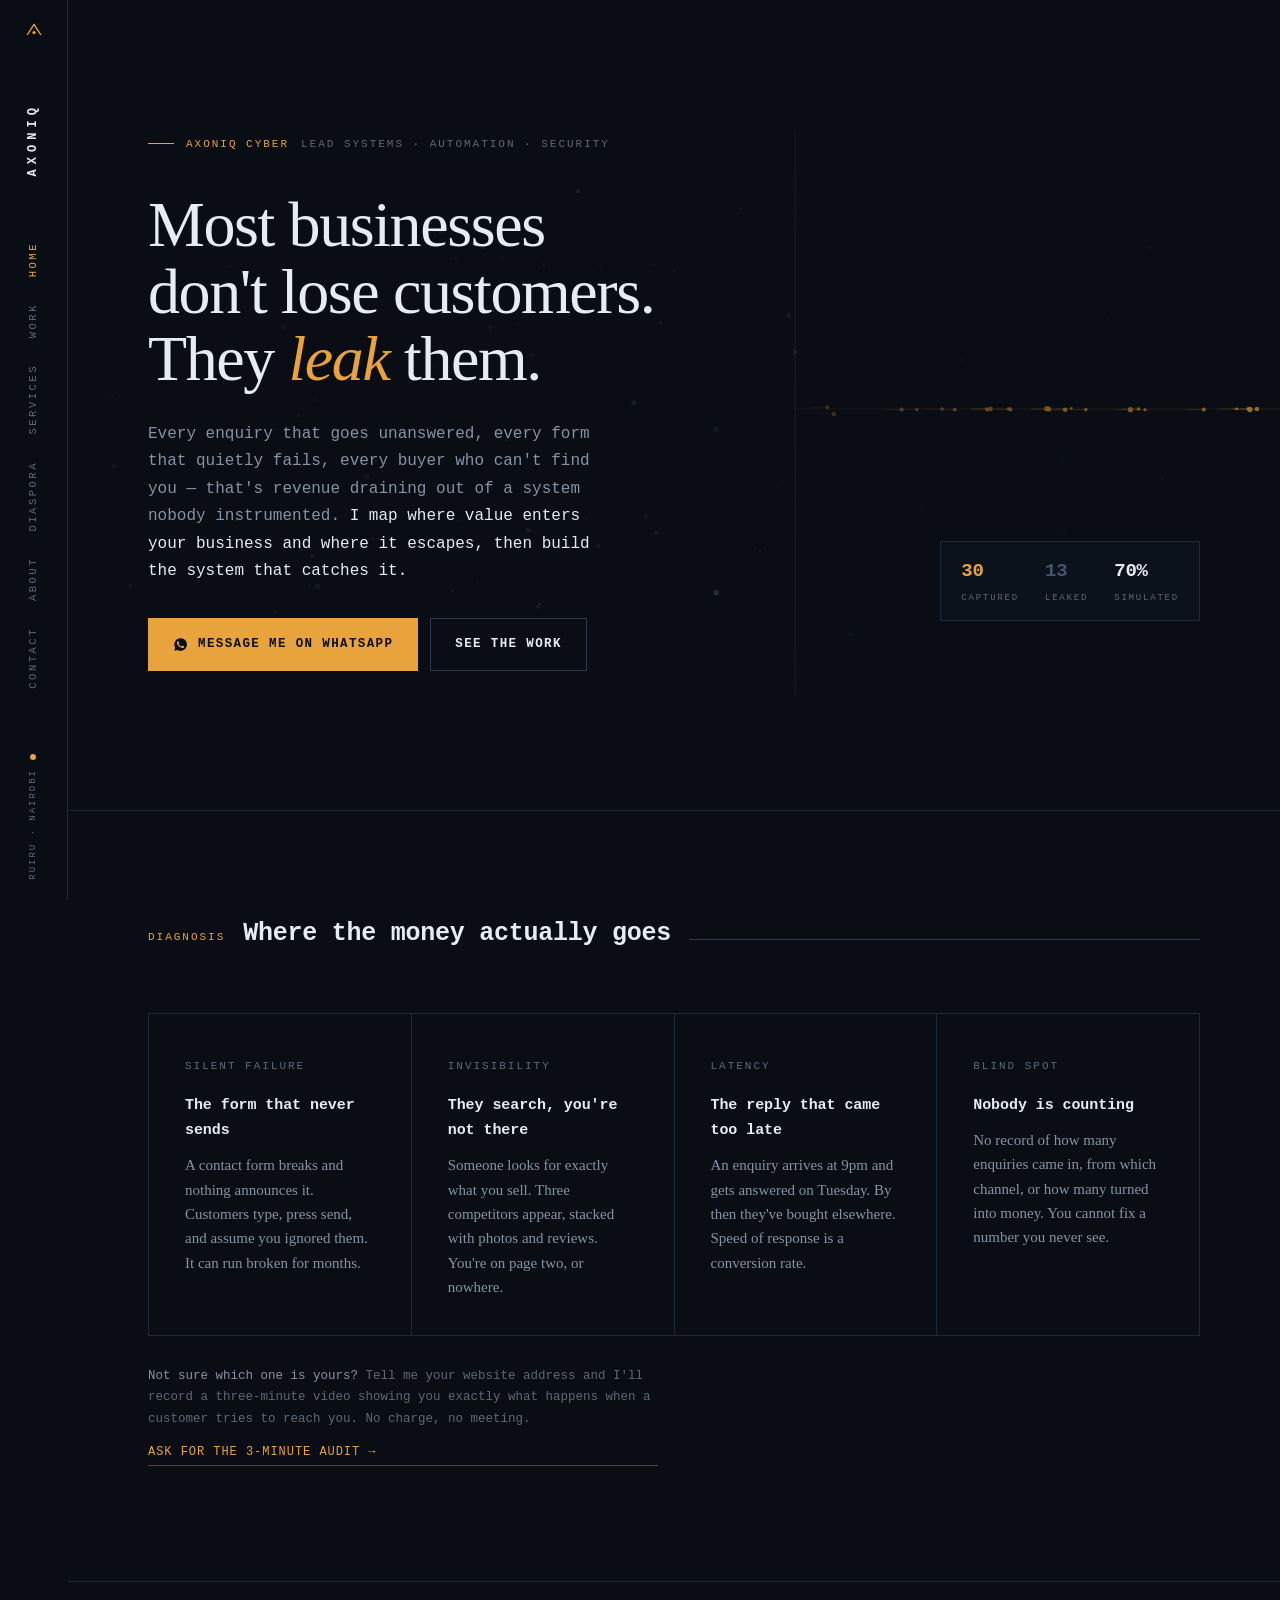
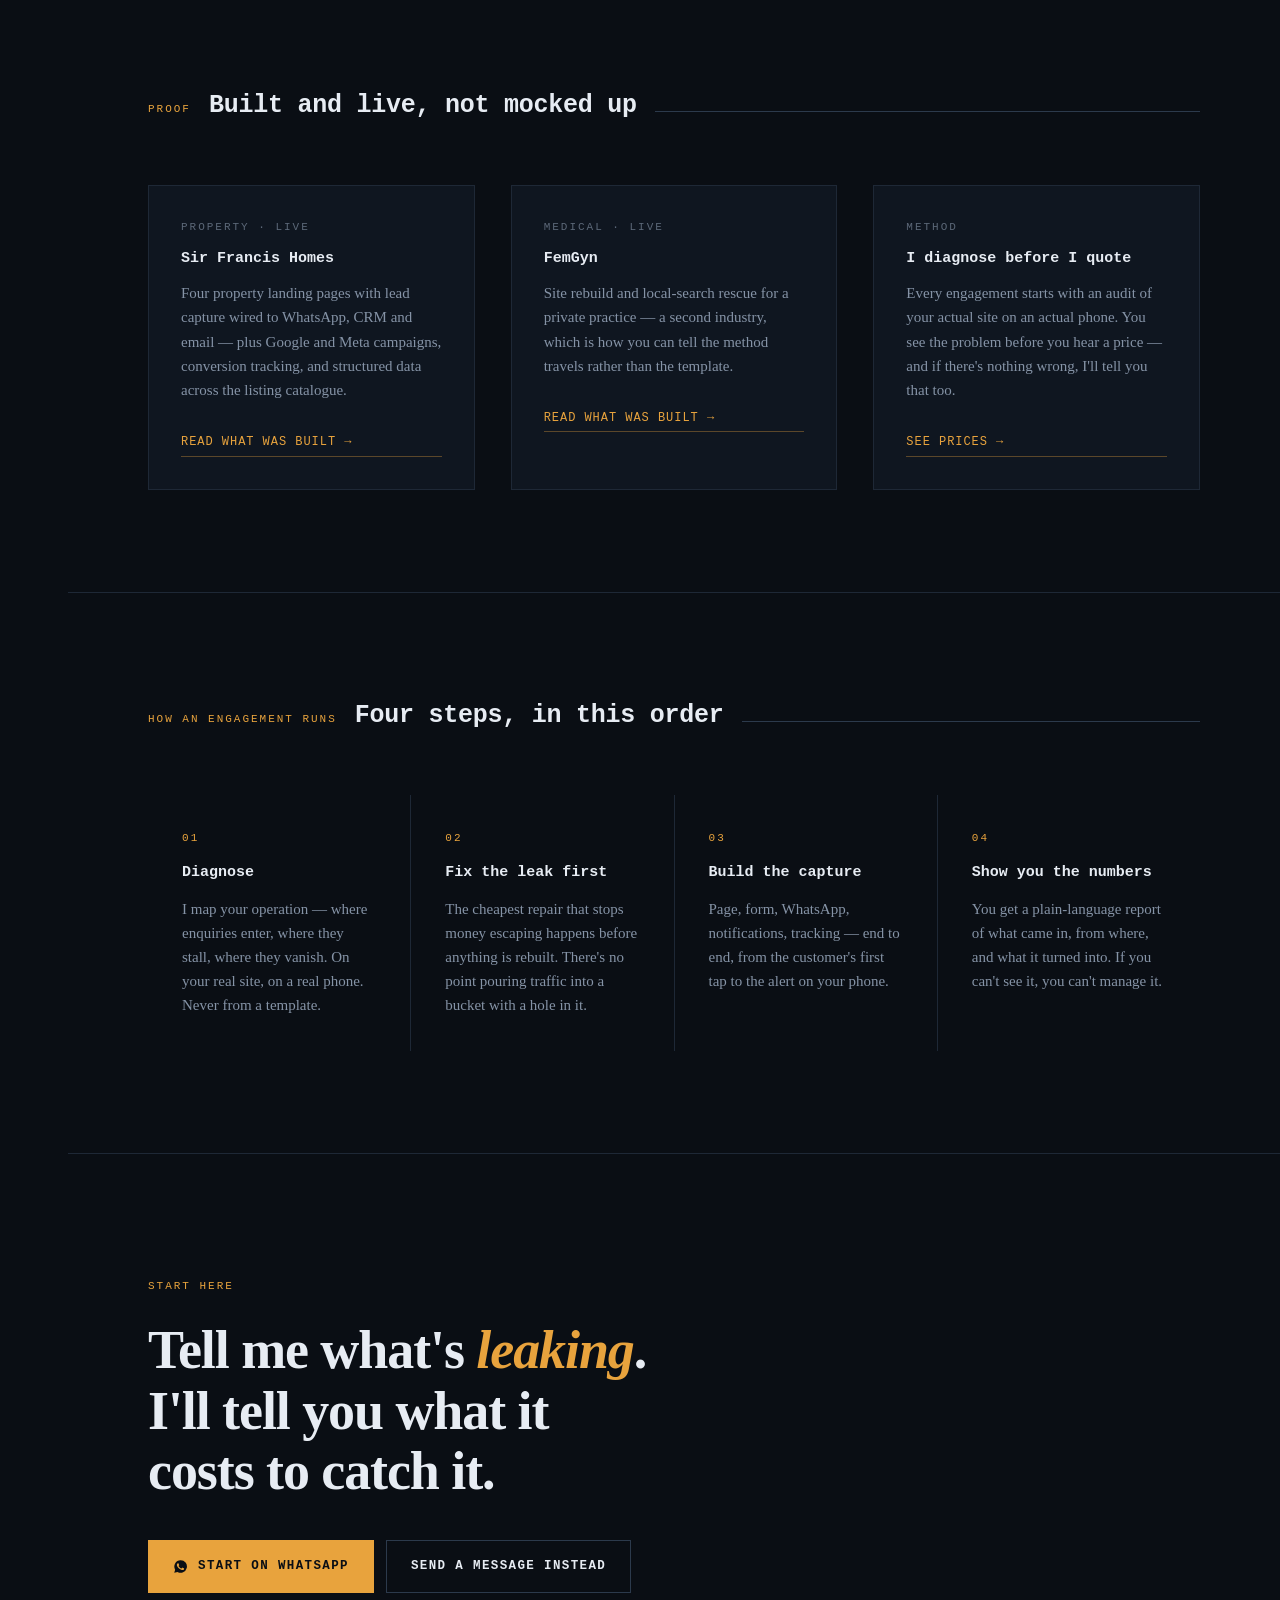
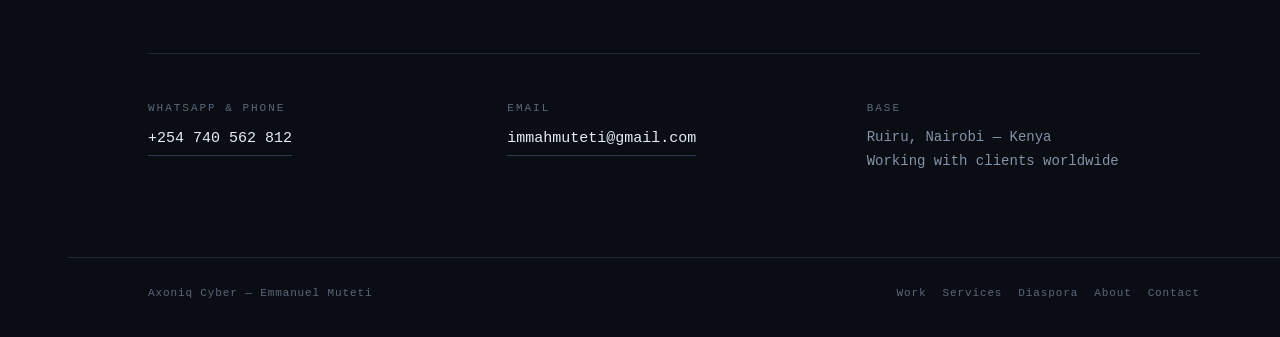
<file: index.html>
<!DOCTYPE html>
<html lang="en">
<head>
<meta charset="utf-8">
<meta name="viewport" content="width=device-width, initial-scale=1">
<title>Axoniq Cyber — I find where your business leaks value, then build the system that catches it</title>
<meta name="description" content="Lead capture, conversion pages, local search and automation for property companies and service businesses. Ruiru, Nairobi. Fixed price, fixed date.">
<meta name="theme-color" content="#0A0E14">
<link rel="canonical" href="https://immahmuteti-oss.github.io/axoniq/">
<meta property="og:site_name" content="Axoniq Cyber">
<meta property="og:title" content="Most businesses don't lose customers. They leak them.">
<meta property="og:description" content="I map where value enters your business and where it escapes, then build the system that catches it. Ruiru, Nairobi.">
<meta property="og:type" content="website">
<meta property="og:url" content="https://immahmuteti-oss.github.io/axoniq/">
<meta property="og:image" content="https://immahmuteti-oss.github.io/axoniq/og.png">
<meta property="og:image:width" content="1200">
<meta property="og:image:height" content="630">
<meta name="twitter:card" content="summary_large_image">
<meta name="twitter:image" content="https://immahmuteti-oss.github.io/axoniq/og.png">
<link rel="icon" href="data:image/svg+xml,<svg xmlns='http://www.w3.org/2000/svg' viewBox='0 0 32 32'><rect width='32' height='32' fill='%230A0E14'/><path d='M6 22 L16 8 L26 22' stroke='%23E8A33D' stroke-width='2.5' fill='none'/><circle cx='16' cy='19' r='2.5' fill='%23E8A33D'/></svg>">
<link rel="stylesheet" href="styles.css">
</head>
<body>

<nav class="rail" aria-label="Main">
  <svg class="rail-glyph" viewBox="0 0 32 32" aria-hidden="true">
    <path d="M5 24 L16 7 L27 24" stroke="#E8A33D" stroke-width="2.2" fill="none" stroke-linejoin="round"/>
    <circle cx="16" cy="20" r="2.6" fill="#E8A33D"/>
  </svg>
  <a class="rail-mark" href="index.html">Axoniq</a>
  <div class="rail-nav">
    <a href="index.html" aria-current="page">Home</a>
    <a href="work.html">Work</a>
    <a href="services.html">Services</a>
    <a href="diaspora.html">Diaspora</a>
    <a href="about.html">About</a>
    <a href="contact.html">Contact</a>
  </div>
  <div class="rail-status">
    <span class="dot" aria-hidden="true"></span>
    <span>Ruiru · Nairobi</span>
  </div>
</nav>

<div class="shell" id="top">

  <header class="hero">
    <canvas id="flow" data-capture="0.68" aria-hidden="true"></canvas>
    <div class="hero-veil" aria-hidden="true"></div>
    <div class="wrap hero-inner">
      <div class="hero-eyebrow">
        <span class="tick" aria-hidden="true"></span>
        <span class="label label-signal">Axoniq Cyber</span>
        <span class="label">Lead systems · Automation · Security</span>
      </div>

      <h1 class="thesis">Most businesses don't lose customers. They <em>leak</em> them.</h1>

      <p class="hero-sub">
        Every enquiry that goes unanswered, every form that quietly fails, every buyer who
        can't find you — that's revenue draining out of a system nobody instrumented.
        <strong>I map where value enters your business and where it escapes, then build the
        system that catches it.</strong>
      </p>

      <div class="actions">
        <a href="https://wa.me/254740562812?text=Hi%20Emmanuel%20%E2%80%94%20I%20found%20your%20site%20and%20I%27d%20like%20to%20talk%20about%20my%20business." target="_blank" rel="noopener" class="btn" data-wa="Hi Emmanuel — I found your site and I'd like to talk about my business." data-wa-label="hero">
          <svg viewBox="0 0 24 24" fill="currentColor" aria-hidden="true"><path d="M12 2a10 10 0 0 0-8.6 15L2 22l5.2-1.4A10 10 0 1 0 12 2Zm5.8 14.2c-.2.7-1.2 1.3-2 1.4-.5.1-1.2.2-3.5-.7-2.9-1.2-4.8-4.2-5-4.4-.1-.2-1.1-1.5-1.1-2.9s.7-2 1-2.3c.2-.3.5-.4.7-.4h.5c.2 0 .4 0 .6.5l.9 2c.1.2.1.4 0 .6l-.4.5-.3.3c-.1.2-.3.3-.1.6.2.3.8 1.3 1.7 2.1 1.2 1 2.1 1.4 2.4 1.5.2.1.4.1.6-.1l.9-1c.2-.2.4-.2.6-.1l2 1c.2.1.4.2.4.3.1.2.1.7-.1 1.4Z"/></svg>
          Message me on WhatsApp
        </a>
        <a class="btn btn-ghost" href="work.html">See the work</a>
      </div>

      <div class="readout">
        <div><b class="v-cap" id="n-cap">0</b><small>Captured</small></div>
        <div><b class="v-leak" id="n-leak">0</b><small>Leaked</small></div>
        <div><b class="mono" id="n-rate" style="color:var(--paper)">—</b><small>Simulated</small></div>
      </div>
    </div>
  </header>

  <!-- ============ THE LEAKS ============ -->
  <section class="band">
    <div class="wrap">
      <div class="band-head">
        <span class="label label-signal">Diagnosis</span>
        <h2>Where the money actually goes</h2>
        <span class="rule" aria-hidden="true"></span>
      </div>
      <div class="leaks">
        <article class="leak">
          <span class="label">Silent failure</span>
          <h3>The form that never sends</h3>
          <p>A contact form breaks and nothing announces it. Customers type, press send, and assume you ignored them. It can run broken for months.</p>
        </article>
        <article class="leak">
          <span class="label">Invisibility</span>
          <h3>They search, you're not there</h3>
          <p>Someone looks for exactly what you sell. Three competitors appear, stacked with photos and reviews. You're on page two, or nowhere.</p>
        </article>
        <article class="leak">
          <span class="label">Latency</span>
          <h3>The reply that came too late</h3>
          <p>An enquiry arrives at 9pm and gets answered on Tuesday. By then they've bought elsewhere. Speed of response is a conversion rate.</p>
        </article>
        <article class="leak">
          <span class="label">Blind spot</span>
          <h3>Nobody is counting</h3>
          <p>No record of how many enquiries came in, from which channel, or how many turned into money. You cannot fix a number you never see.</p>
        </article>
      </div>
      <p class="note" style="margin-top:30px">
        <strong>Not sure which one is yours?</strong> Tell me your website address and I'll
        record a three-minute video showing you exactly what happens when a customer tries to
        reach you. No charge, no meeting.
        <a href="https://wa.me/254740562812?text=Hi%20Emmanuel%20%E2%80%94%20can%20you%20check%20my%20site%20and%20send%20me%20the%203-minute%20video%3F%20My%20website%20is%3A" target="_blank" rel="noopener" class="visit" data-wa="Hi Emmanuel — can you check my site and send me the 3-minute video? My website is:" data-wa-label="audit-offer-home" style="display:block;margin-top:12px">Ask for the 3-minute audit →</a>
      </p>
    </div>
  </section>

  <!-- ============ PROOF ============ -->
  <section class="band">
    <div class="wrap">
      <div class="band-head">
        <span class="label label-signal">Proof</span>
        <h2>Built and live, not mocked up</h2>
        <span class="rule" aria-hidden="true"></span>
      </div>
      <div class="cards">
        <div class="card">
          <span class="label">Property · live</span>
          <h3>Sir Francis Homes</h3>
          <p>Four property landing pages with lead capture wired to WhatsApp, CRM and email — plus Google and Meta campaigns, conversion tracking, and structured data across the listing catalogue.</p>
          <a class="visit" href="work.html">Read what was built →</a>
        </div>
        <div class="card">
          <span class="label">Medical · live</span>
          <h3>FemGyn</h3>
          <p>Site rebuild and local-search rescue for a private practice — a second industry, which is how you can tell the method travels rather than the template.</p>
          <a class="visit" href="work.html">Read what was built →</a>
        </div>
        <div class="card">
          <span class="label">Method</span>
          <h3>I diagnose before I quote</h3>
          <p>Every engagement starts with an audit of your actual site on an actual phone. You see the problem before you hear a price — and if there's nothing wrong, I'll tell you that too.</p>
          <a class="visit" href="services.html">See prices →</a>
        </div>
      </div>
    </div>
  </section>

  <!-- ============ SEQUENCE (numbered: order is real) ============ -->
  <section class="band">
    <div class="wrap">
      <div class="band-head">
        <span class="label label-signal">How an engagement runs</span>
        <h2>Four steps, in this order</h2>
        <span class="rule" aria-hidden="true"></span>
      </div>
      <div class="seq">
        <div class="step"><span class="step-n">01</span><h3>Diagnose</h3><p>I map your operation — where enquiries enter, where they stall, where they vanish. On your real site, on a real phone. Never from a template.</p></div>
        <div class="step"><span class="step-n">02</span><h3>Fix the leak first</h3><p>The cheapest repair that stops money escaping happens before anything is rebuilt. There's no point pouring traffic into a bucket with a hole in it.</p></div>
        <div class="step"><span class="step-n">03</span><h3>Build the capture</h3><p>Page, form, WhatsApp, notifications, tracking — end to end, from the customer's first tap to the alert on your phone.</p></div>
        <div class="step"><span class="step-n">04</span><h3>Show you the numbers</h3><p>You get a plain-language report of what came in, from where, and what it turned into. If you can't see it, you can't manage it.</p></div>
      </div>
    </div>
  </section>

  <!-- ============ CONTACT ============ -->
  <section class="contact">
    <div class="wrap">
      <span class="label label-signal">Start here</span>
      <h2 class="contact-thesis">Tell me what's <em>leaking</em>. I'll tell you what it costs to catch it.</h2>
      <div class="actions">
        <a href="https://wa.me/254740562812?text=Hi%20Emmanuel%20%E2%80%94%20I%27d%20like%20to%20talk%20about%20my%20business." target="_blank" rel="noopener" class="btn" data-wa="Hi Emmanuel — I'd like to talk about my business." data-wa-label="footer-cta">
          <svg viewBox="0 0 24 24" fill="currentColor" aria-hidden="true"><path d="M12 2a10 10 0 0 0-8.6 15L2 22l5.2-1.4A10 10 0 1 0 12 2Zm5.8 14.2c-.2.7-1.2 1.3-2 1.4-.5.1-1.2.2-3.5-.7-2.9-1.2-4.8-4.2-5-4.4-.1-.2-1.1-1.5-1.1-2.9s.7-2 1-2.3c.2-.3.5-.4.7-.4h.5c.2 0 .4 0 .6.5l.9 2c.1.2.1.4 0 .6l-.4.5-.3.3c-.1.2-.3.3-.1.6.2.3.8 1.3 1.7 2.1 1.2 1 2.1 1.4 2.4 1.5.2.1.4.1.6-.1l.9-1c.2-.2.4-.2.6-.1l2 1c.2.1.4.2.4.3.1.2.1.7-.1 1.4Z"/></svg>
          Start on WhatsApp
        </a>
        <a class="btn btn-ghost" href="contact.html">Send a message instead</a>
      </div>
      <div class="contact-grid">
        <div><span class="label">WhatsApp &amp; phone</span><p><a href="tel:+254740562812">+254 740 562 812</a></p></div>
        <div><span class="label">Email</span><p><a href="mailto:immahmuteti@gmail.com">immahmuteti@gmail.com</a></p></div>
        <div><span class="label">Base</span><p style="color:var(--mist)">Ruiru, Nairobi — Kenya<br>Working with clients worldwide</p></div>
      </div>
    </div>
  </section>

  <footer>
    <div class="wrap foot">
      <span>Axoniq Cyber — Emmanuel Muteti</span>
      <nav>
        <a href="work.html">Work</a>
        <a href="services.html">Services</a>
        <a href="diaspora.html">Diaspora</a>
        <a href="about.html">About</a>
        <a href="contact.html">Contact</a>
      </nav>
    </div>
  </footer>
</div>

<script src="site.js"></script>
</body>
</html>
</file>
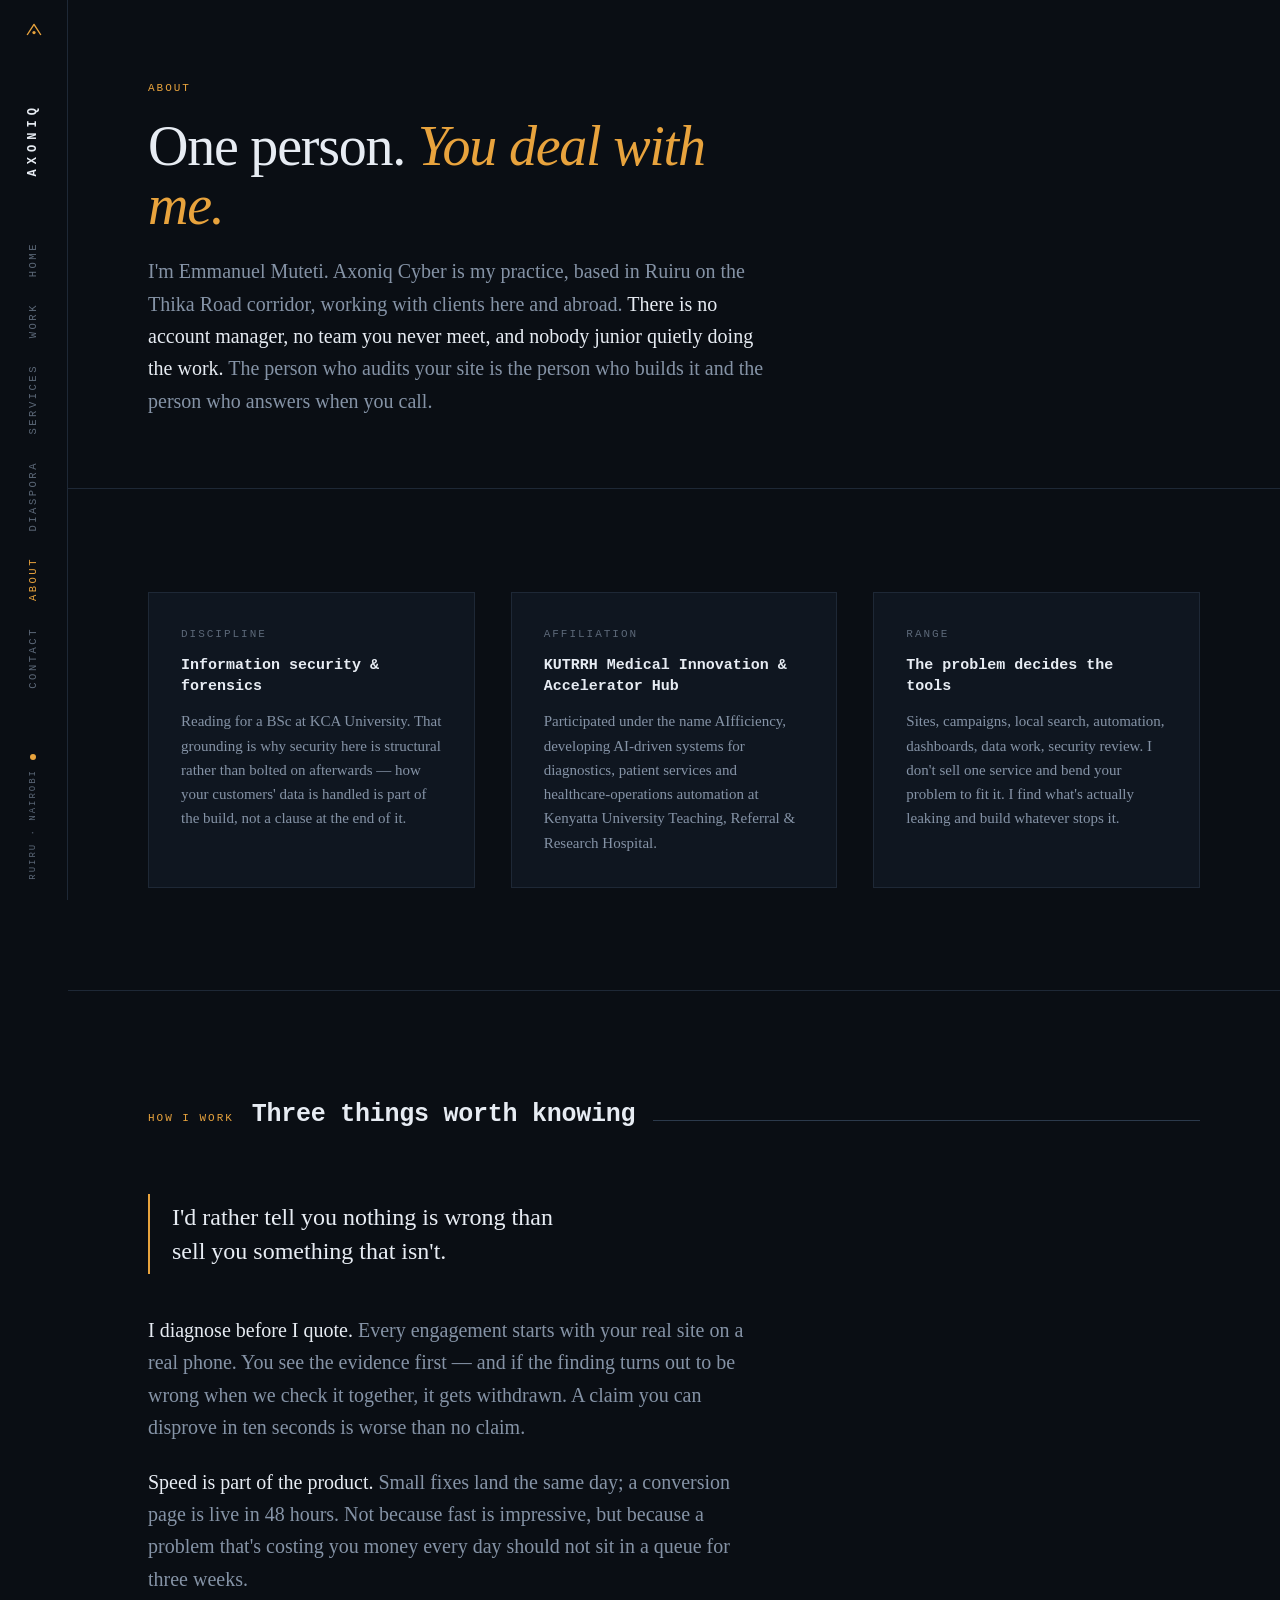
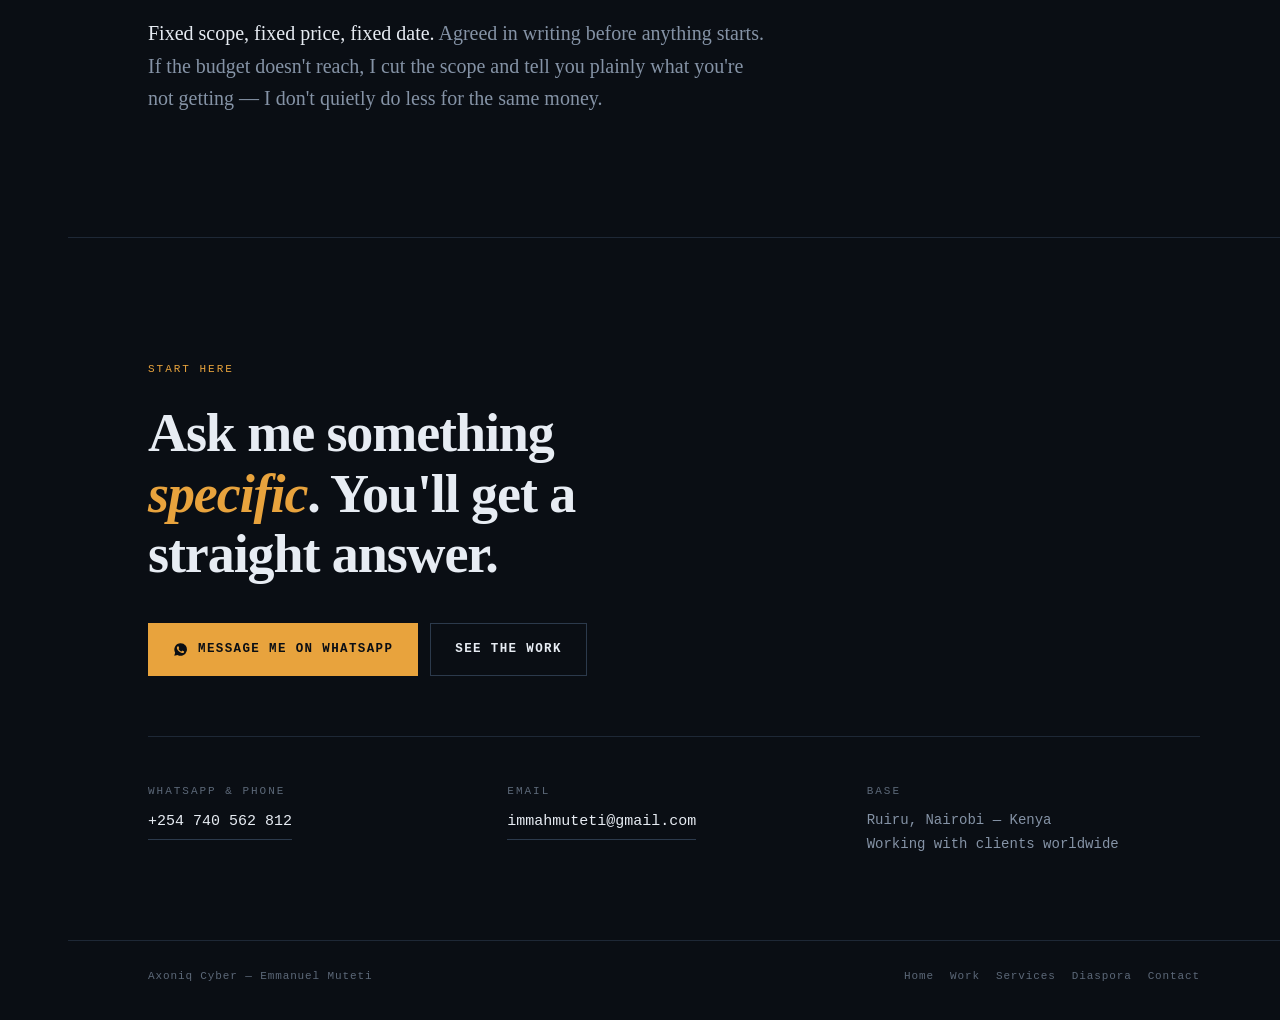
<file: about.html>
<!DOCTYPE html>
<html lang="en">
<head>
<meta charset="utf-8">
<meta name="viewport" content="width=device-width, initial-scale=1">
<title>About — Emmanuel Muteti, Axoniq Cyber</title>
<meta name="description" content="Emmanuel Muteti, founder and principal. Information security and forensics at KCA University. Based in Ruiru, Nairobi. You deal with me directly.">
<meta name="theme-color" content="#0A0E14">
<link rel="canonical" href="https://immahmuteti-oss.github.io/axoniq/about.html">
<meta property="og:site_name" content="Axoniq Cyber">
<meta property="og:title" content="About — Emmanuel Muteti, Axoniq Cyber">
<meta property="og:description" content="One person, working directly with you. Ruiru, Nairobi.">
<meta property="og:type" content="profile">
<meta property="og:url" content="https://immahmuteti-oss.github.io/axoniq/about.html">
<meta property="og:image" content="https://immahmuteti-oss.github.io/axoniq/og.png">
<meta property="og:image:width" content="1200">
<meta property="og:image:height" content="630">
<meta name="twitter:card" content="summary_large_image">
<meta name="twitter:image" content="https://immahmuteti-oss.github.io/axoniq/og.png">
<link rel="icon" href="data:image/svg+xml,<svg xmlns='http://www.w3.org/2000/svg' viewBox='0 0 32 32'><rect width='32' height='32' fill='%230A0E14'/><path d='M6 22 L16 8 L26 22' stroke='%23E8A33D' stroke-width='2.5' fill='none'/><circle cx='16' cy='19' r='2.5' fill='%23E8A33D'/></svg>">
<link rel="stylesheet" href="styles.css">
</head>
<body>

<nav class="rail" aria-label="Main">
  <svg class="rail-glyph" viewBox="0 0 32 32" aria-hidden="true">
    <path d="M5 24 L16 7 L27 24" stroke="#E8A33D" stroke-width="2.2" fill="none" stroke-linejoin="round"/>
    <circle cx="16" cy="20" r="2.6" fill="#E8A33D"/>
  </svg>
  <a class="rail-mark" href="index.html">Axoniq</a>
  <div class="rail-nav">
    <a href="index.html">Home</a>
    <a href="work.html">Work</a>
    <a href="services.html">Services</a>
    <a href="diaspora.html">Diaspora</a>
    <a href="about.html" aria-current="page">About</a>
    <a href="contact.html">Contact</a>
  </div>
  <div class="rail-status">
    <span class="dot" aria-hidden="true"></span>
    <span>Ruiru · Nairobi</span>
  </div>
</nav>

<div class="shell" id="top">

  <header class="phead">
    <div class="wrap">
      <span class="label label-signal">About</span>
      <h1>One person. <em>You deal with me.</em></h1>
      <p class="lede">
        I'm Emmanuel Muteti. Axoniq Cyber is my practice, based in Ruiru on the Thika Road
        corridor, working with clients here and abroad. <strong>There is no account manager,
        no team you never meet, and nobody junior quietly doing the work.</strong> The person
        who audits your site is the person who builds it and the person who answers when you
        call.
      </p>
    </div>
  </header>

  <section class="band">
    <div class="wrap">
      <div class="cards">
        <div class="card">
          <span class="label">Discipline</span>
          <h3>Information security &amp; forensics</h3>
          <p>Reading for a BSc at KCA University. That grounding is why security here is structural rather than bolted on afterwards — how your customers' data is handled is part of the build, not a clause at the end of it.</p>
        </div>
        <div class="card">
          <span class="label">Affiliation</span>
          <h3>KUTRRH Medical Innovation &amp; Accelerator Hub</h3>
          <p>Participated under the name AIfficiency, developing AI-driven systems for diagnostics, patient services and healthcare-operations automation at Kenyatta University Teaching, Referral &amp; Research Hospital.</p>
        </div>
        <div class="card">
          <span class="label">Range</span>
          <h3>The problem decides the tools</h3>
          <p>Sites, campaigns, local search, automation, dashboards, data work, security review. I don't sell one service and bend your problem to fit it. I find what's actually leaking and build whatever stops it.</p>
        </div>
      </div>
    </div>
  </section>

  <section class="band">
    <div class="wrap">
      <div class="band-head">
        <span class="label label-signal">How I work</span>
        <h2>Three things worth knowing</h2>
        <span class="rule" aria-hidden="true"></span>
      </div>

      <p class="pull">I'd rather tell you nothing is wrong than sell you something that isn't.</p>

      <p class="lede">
        <strong>I diagnose before I quote.</strong> Every engagement starts with your real site
        on a real phone. You see the evidence first — and if the finding turns out to be wrong
        when we check it together, it gets withdrawn. A claim you can disprove in ten seconds is
        worse than no claim.
      </p>
      <p class="lede" style="margin-top:22px">
        <strong>Speed is part of the product.</strong> Small fixes land the same day; a
        conversion page is live in 48 hours. Not because fast is impressive, but because a
        problem that's costing you money every day should not sit in a queue for three weeks.
      </p>
      <p class="lede" style="margin-top:22px">
        <strong>Fixed scope, fixed price, fixed date.</strong> Agreed in writing before anything
        starts. If the budget doesn't reach, I cut the scope and tell you plainly what you're
        not getting — I don't quietly do less for the same money.
      </p>
    </div>
  </section>

  <section class="contact">
    <div class="wrap">
      <span class="label label-signal">Start here</span>
      <h2 class="contact-thesis">Ask me something <em>specific</em>. You'll get a straight answer.</h2>
      <div class="actions">
        <a href="https://wa.me/254740562812?text=Hi%20Emmanuel%20%E2%80%94%20I%20have%20a%20question%20about%20my%20business." target="_blank" rel="noopener" class="btn" data-wa="Hi Emmanuel — I have a question about my business." data-wa-label="about-footer">
          <svg viewBox="0 0 24 24" fill="currentColor" aria-hidden="true"><path d="M12 2a10 10 0 0 0-8.6 15L2 22l5.2-1.4A10 10 0 1 0 12 2Zm5.8 14.2c-.2.7-1.2 1.3-2 1.4-.5.1-1.2.2-3.5-.7-2.9-1.2-4.8-4.2-5-4.4-.1-.2-1.1-1.5-1.1-2.9s.7-2 1-2.3c.2-.3.5-.4.7-.4h.5c.2 0 .4 0 .6.5l.9 2c.1.2.1.4 0 .6l-.4.5-.3.3c-.1.2-.3.3-.1.6.2.3.8 1.3 1.7 2.1 1.2 1 2.1 1.4 2.4 1.5.2.1.4.1.6-.1l.9-1c.2-.2.4-.2.6-.1l2 1c.2.1.4.2.4.3.1.2.1.7-.1 1.4Z"/></svg>
          Message me on WhatsApp
        </a>
        <a class="btn btn-ghost" href="work.html">See the work</a>
      </div>
      <div class="contact-grid">
        <div><span class="label">WhatsApp &amp; phone</span><p><a href="tel:+254740562812">+254 740 562 812</a></p></div>
        <div><span class="label">Email</span><p><a href="mailto:immahmuteti@gmail.com">immahmuteti@gmail.com</a></p></div>
        <div><span class="label">Base</span><p style="color:var(--mist)">Ruiru, Nairobi — Kenya<br>Working with clients worldwide</p></div>
      </div>
    </div>
  </section>

  <footer>
    <div class="wrap foot">
      <span>Axoniq Cyber — Emmanuel Muteti</span>
      <nav>
        <a href="index.html">Home</a>
        <a href="work.html">Work</a>
        <a href="services.html">Services</a>
        <a href="diaspora.html">Diaspora</a>
        <a href="contact.html">Contact</a>
      </nav>
    </div>
  </footer>
</div>

<script src="site.js"></script>
</body>
</html>
</file>
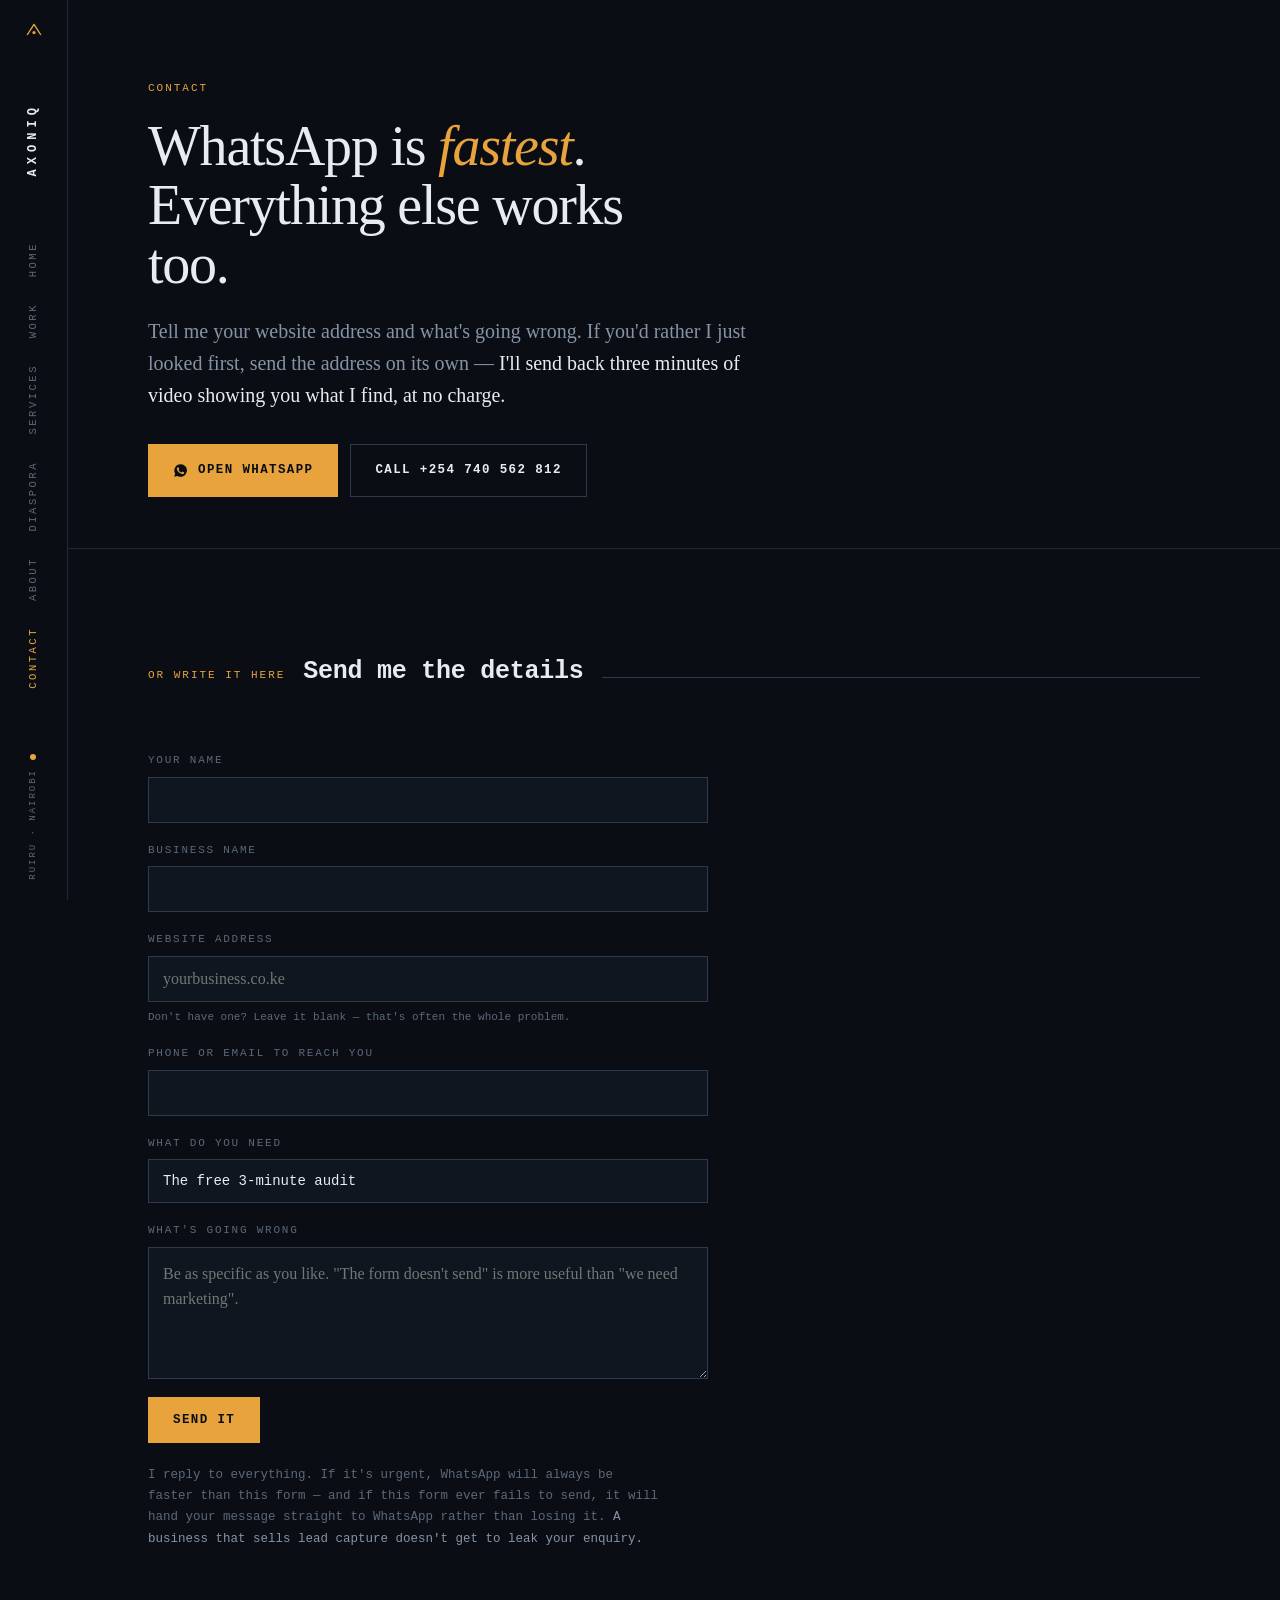
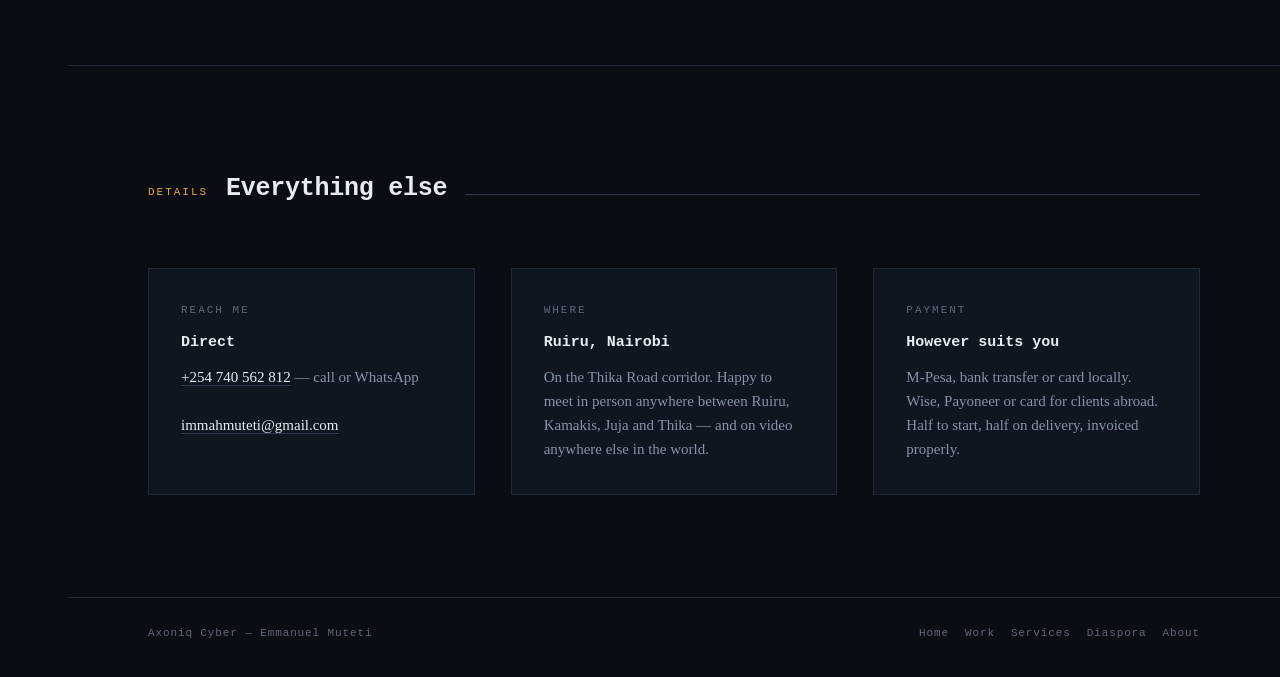
<file: contact.html>
<!DOCTYPE html>
<html lang="en">
<head>
<meta charset="utf-8">
<meta name="viewport" content="width=device-width, initial-scale=1">
<title>Contact — Axoniq Cyber</title>
<meta name="description" content="WhatsApp, phone, email or the form. Tell me your website address and what's going wrong, and I'll send back a three-minute audit.">
<meta name="theme-color" content="#0A0E14">
<link rel="canonical" href="https://immahmuteti-oss.github.io/axoniq/contact.html">
<meta property="og:site_name" content="Axoniq Cyber">
<meta property="og:title" content="Contact — Axoniq Cyber">
<meta property="og:description" content="WhatsApp is fastest. Tell me your website address and what's going wrong.">
<meta property="og:type" content="website">
<meta property="og:url" content="https://immahmuteti-oss.github.io/axoniq/contact.html">
<meta property="og:image" content="https://immahmuteti-oss.github.io/axoniq/og.png">
<meta property="og:image:width" content="1200">
<meta property="og:image:height" content="630">
<meta name="twitter:card" content="summary_large_image">
<meta name="twitter:image" content="https://immahmuteti-oss.github.io/axoniq/og.png">
<link rel="icon" href="data:image/svg+xml,<svg xmlns='http://www.w3.org/2000/svg' viewBox='0 0 32 32'><rect width='32' height='32' fill='%230A0E14'/><path d='M6 22 L16 8 L26 22' stroke='%23E8A33D' stroke-width='2.5' fill='none'/><circle cx='16' cy='19' r='2.5' fill='%23E8A33D'/></svg>">
<link rel="stylesheet" href="styles.css">
</head>
<body>

<nav class="rail" aria-label="Main">
  <svg class="rail-glyph" viewBox="0 0 32 32" aria-hidden="true">
    <path d="M5 24 L16 7 L27 24" stroke="#E8A33D" stroke-width="2.2" fill="none" stroke-linejoin="round"/>
    <circle cx="16" cy="20" r="2.6" fill="#E8A33D"/>
  </svg>
  <a class="rail-mark" href="index.html">Axoniq</a>
  <div class="rail-nav">
    <a href="index.html">Home</a>
    <a href="work.html">Work</a>
    <a href="services.html">Services</a>
    <a href="diaspora.html">Diaspora</a>
    <a href="about.html">About</a>
    <a href="contact.html" aria-current="page">Contact</a>
  </div>
  <div class="rail-status">
    <span class="dot" aria-hidden="true"></span>
    <span>Ruiru · Nairobi</span>
  </div>
</nav>

<div class="shell" id="top">

  <header class="phead">
    <div class="wrap">
      <span class="label label-signal">Contact</span>
      <h1>WhatsApp is <em>fastest</em>. Everything else works too.</h1>
      <p class="lede">
        Tell me your website address and what's going wrong. If you'd rather I just looked
        first, send the address on its own — <strong>I'll send back three minutes of video
        showing you what I find, at no charge.</strong>
      </p>
      <div class="actions" style="margin-top:32px">
        <a href="https://wa.me/254740562812?text=Hi%20Emmanuel%20%E2%80%94%20my%20website%20is%3A%20" target="_blank" rel="noopener" class="btn" data-wa="Hi Emmanuel — my website is: " data-wa-label="contact-hero">
          <svg viewBox="0 0 24 24" fill="currentColor" aria-hidden="true"><path d="M12 2a10 10 0 0 0-8.6 15L2 22l5.2-1.4A10 10 0 1 0 12 2Zm5.8 14.2c-.2.7-1.2 1.3-2 1.4-.5.1-1.2.2-3.5-.7-2.9-1.2-4.8-4.2-5-4.4-.1-.2-1.1-1.5-1.1-2.9s.7-2 1-2.3c.2-.3.5-.4.7-.4h.5c.2 0 .4 0 .6.5l.9 2c.1.2.1.4 0 .6l-.4.5-.3.3c-.1.2-.3.3-.1.6.2.3.8 1.3 1.7 2.1 1.2 1 2.1 1.4 2.4 1.5.2.1.4.1.6-.1l.9-1c.2-.2.4-.2.6-.1l2 1c.2.1.4.2.4.3.1.2.1.7-.1 1.4Z"/></svg>
          Open WhatsApp
        </a>
        <a class="btn btn-ghost" href="tel:+254740562812">Call +254 740 562 812</a>
      </div>
    </div>
  </header>

  <section class="band">
    <div class="wrap">
      <div class="band-head">
        <span class="label label-signal">Or write it here</span>
        <h2>Send me the details</h2>
        <span class="rule" aria-hidden="true"></span>
      </div>

      <form class="form" data-enquiry name="enquiry" method="POST" data-netlify="true" netlify-honeypot="_hp">
        <input type="hidden" name="form-name" value="enquiry">
        <p class="hp"><label>Leave this empty <input name="_hp"></label></p>

        <div class="field">
          <label for="name">Your name</label>
          <input id="name" name="name" type="text" autocomplete="name" required>
        </div>

        <div class="field">
          <label for="business">Business name</label>
          <input id="business" name="business" type="text" autocomplete="organization">
        </div>

        <div class="field">
          <label for="website">Website address</label>
          <input id="website" name="website" type="text" inputmode="url" placeholder="yourbusiness.co.ke">
          <span class="hint">Don't have one? Leave it blank — that's often the whole problem.</span>
        </div>

        <div class="field">
          <label for="contact">Phone or email to reach you</label>
          <input id="contact" name="contact" type="text" autocomplete="tel" required>
        </div>

        <div class="field">
          <label for="need">What do you need</label>
          <select id="need" name="need">
            <option value="audit">The free 3-minute audit</option>
            <option value="fix">Something is broken — same-day fix</option>
            <option value="google">Found on Google</option>
            <option value="page">A conversion page</option>
            <option value="engine">A full lead engine</option>
            <option value="diaspora">Diaspora / overseas buyers</option>
            <option value="other">Something else</option>
          </select>
        </div>

        <div class="field">
          <label for="message">What's going wrong</label>
          <textarea id="message" name="message" placeholder="Be as specific as you like. &quot;The form doesn&#39;t send&quot; is more useful than &quot;we need marketing&quot;."></textarea>
        </div>

        <div class="form-status" role="status" aria-live="polite"></div>

        <div class="actions">
          <button class="btn" type="submit">Send it</button>
        </div>

        <p class="note" style="margin-top:4px">
          I reply to everything. If it's urgent, WhatsApp will always be faster than this form —
          and if this form ever fails to send, it will hand your message straight to WhatsApp
          rather than losing it. <strong>A business that sells lead capture doesn't get to leak
          your enquiry.</strong>
        </p>
      </form>
    </div>
  </section>

  <section class="band">
    <div class="wrap">
      <div class="band-head">
        <span class="label label-signal">Details</span>
        <h2>Everything else</h2>
        <span class="rule" aria-hidden="true"></span>
      </div>
      <div class="cards">
        <div class="card">
          <span class="label">Reach me</span>
          <h3>Direct</h3>
          <p>
            <a href="tel:+254740562812" style="color:var(--paper);text-decoration:none;border-bottom:1px solid var(--rule-hi)">+254 740 562 812</a> — call or WhatsApp<br><br>
            <a href="mailto:immahmuteti@gmail.com" style="color:var(--paper);text-decoration:none;border-bottom:1px solid var(--rule-hi);word-break:break-word">immahmuteti@gmail.com</a>
          </p>
        </div>
        <div class="card">
          <span class="label">Where</span>
          <h3>Ruiru, Nairobi</h3>
          <p>On the Thika Road corridor. Happy to meet in person anywhere between Ruiru, Kamakis, Juja and Thika — and on video anywhere else in the world.</p>
        </div>
        <div class="card">
          <span class="label">Payment</span>
          <h3>However suits you</h3>
          <p>M-Pesa, bank transfer or card locally. Wise, Payoneer or card for clients abroad. Half to start, half on delivery, invoiced properly.</p>
        </div>
      </div>
    </div>
  </section>

  <footer>
    <div class="wrap foot">
      <span>Axoniq Cyber — Emmanuel Muteti</span>
      <nav>
        <a href="index.html">Home</a>
        <a href="work.html">Work</a>
        <a href="services.html">Services</a>
        <a href="diaspora.html">Diaspora</a>
        <a href="about.html">About</a>
      </nav>
    </div>
  </footer>
</div>

<script src="site.js"></script>
</body>
</html>
</file>
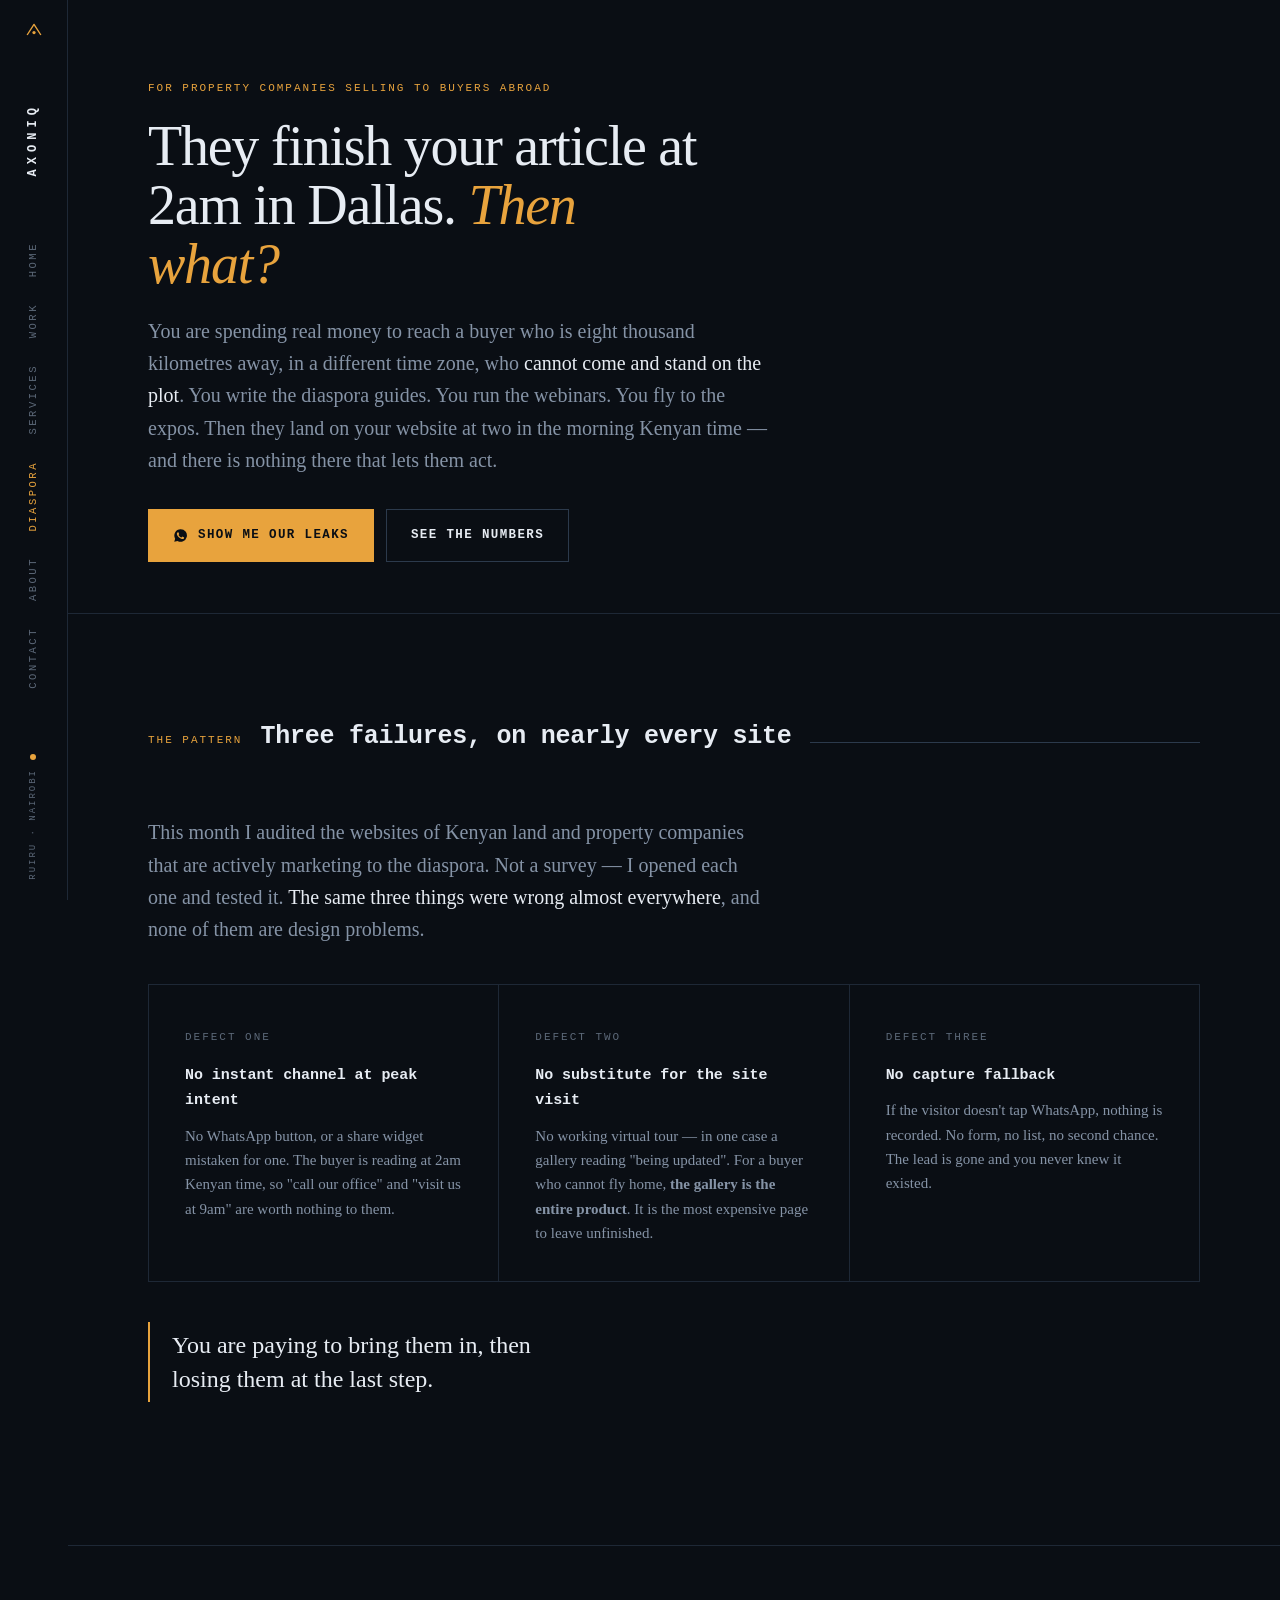
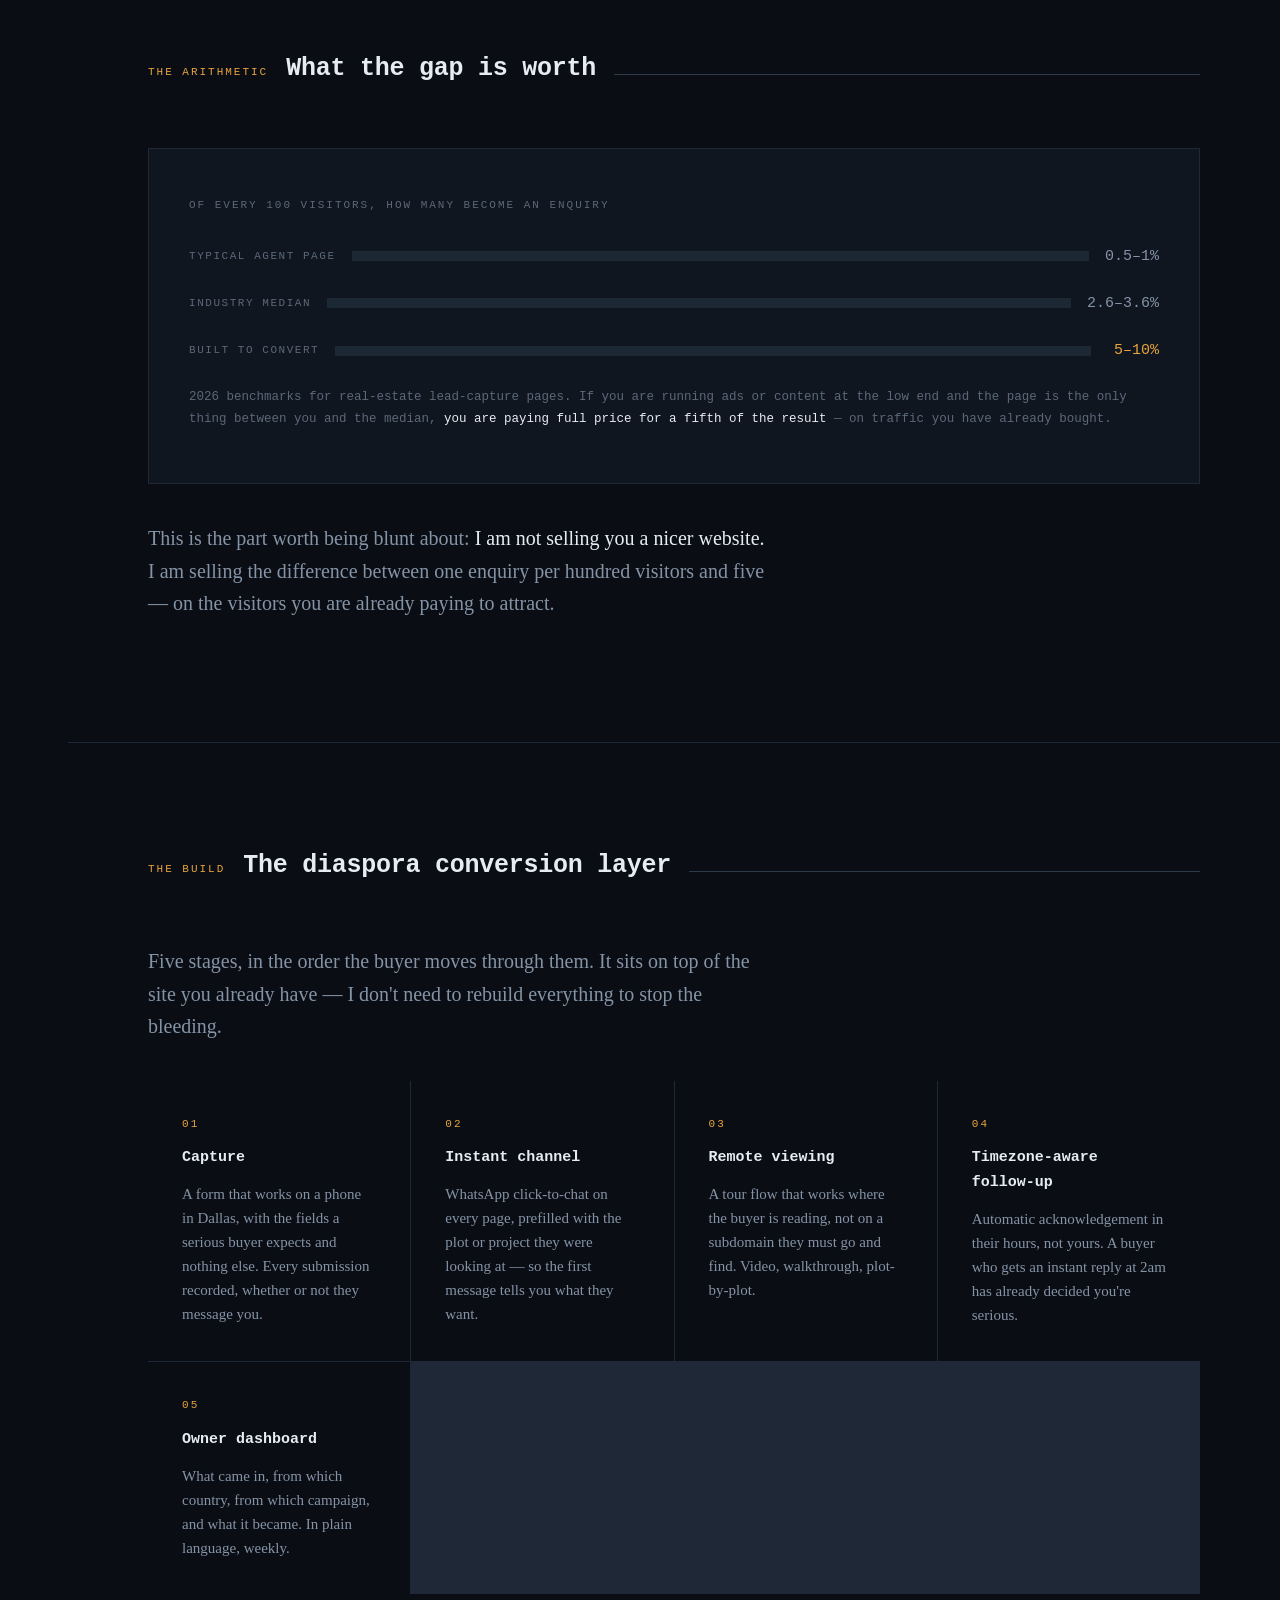
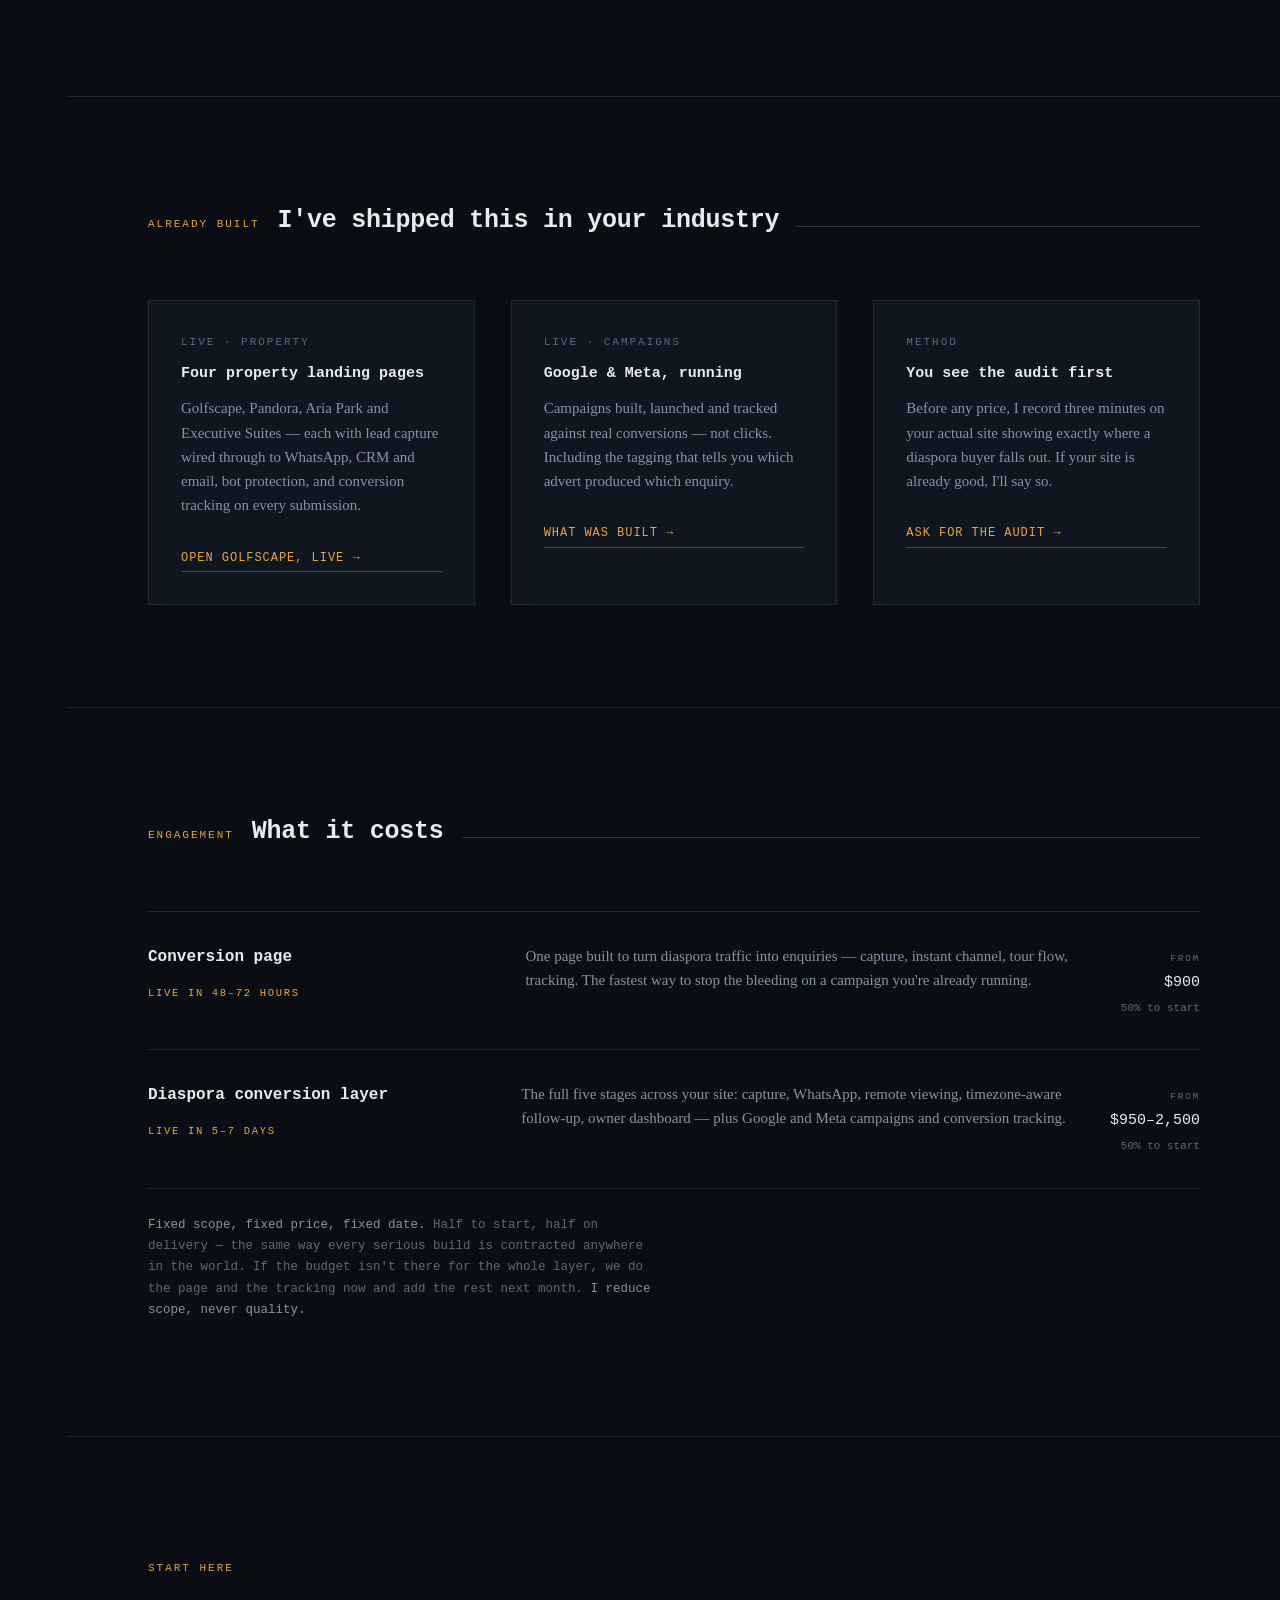
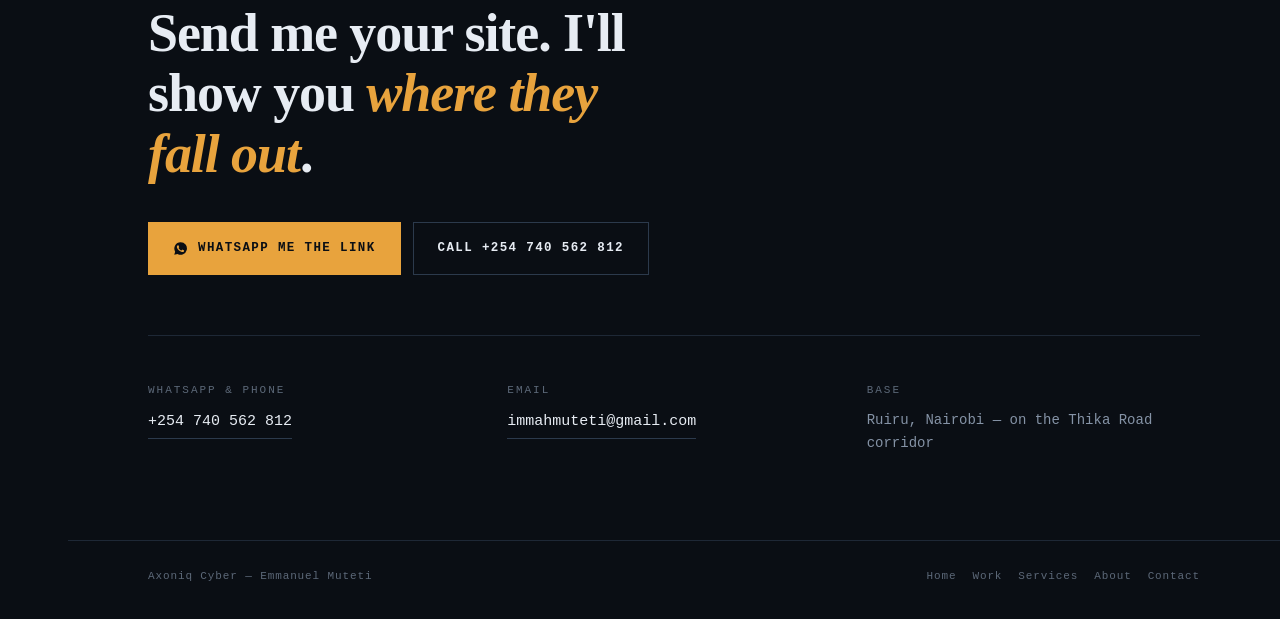
<file: diaspora.html>
<!DOCTYPE html>
<html lang="en">
<head>
<meta charset="utf-8">
<meta name="viewport" content="width=device-width, initial-scale=1">
<title>Selling property to the diaspora? Here's where the buyers are falling through — Axoniq Cyber</title>
<meta name="description" content="You pay to reach a buyer 8,000km away who can't visit the plot — then offer them no instant way to make contact. The diaspora conversion layer: capture, instant channel, remote viewing, timezone-aware follow-up.">
<meta name="theme-color" content="#0A0E14">
<link rel="canonical" href="https://immahmuteti-oss.github.io/axoniq/diaspora.html">
<meta property="og:site_name" content="Axoniq Cyber">
<meta property="og:title" content="They finish your article at 2am in Dallas. Then what?">
<meta property="og:description" content="Kenyan property companies are paying to attract buyers who cannot visit — and losing them at the moment of highest intent. Here is the layer that catches them.">
<meta property="og:type" content="article">
<meta property="og:url" content="https://immahmuteti-oss.github.io/axoniq/diaspora.html">
<meta property="og:image" content="https://immahmuteti-oss.github.io/axoniq/og.png">
<meta property="og:image:width" content="1200">
<meta property="og:image:height" content="630">
<meta name="twitter:card" content="summary_large_image">
<meta name="twitter:image" content="https://immahmuteti-oss.github.io/axoniq/og.png">
<link rel="icon" href="data:image/svg+xml,<svg xmlns='http://www.w3.org/2000/svg' viewBox='0 0 32 32'><rect width='32' height='32' fill='%230A0E14'/><path d='M6 22 L16 8 L26 22' stroke='%23E8A33D' stroke-width='2.5' fill='none'/><circle cx='16' cy='19' r='2.5' fill='%23E8A33D'/></svg>">
<link rel="stylesheet" href="styles.css">
</head>
<body>

<nav class="rail" aria-label="Main">
  <svg class="rail-glyph" viewBox="0 0 32 32" aria-hidden="true">
    <path d="M5 24 L16 7 L27 24" stroke="#E8A33D" stroke-width="2.2" fill="none" stroke-linejoin="round"/>
    <circle cx="16" cy="20" r="2.6" fill="#E8A33D"/>
  </svg>
  <a class="rail-mark" href="index.html">Axoniq</a>
  <div class="rail-nav">
    <a href="index.html">Home</a>
    <a href="work.html">Work</a>
    <a href="services.html">Services</a>
    <a href="diaspora.html" aria-current="page">Diaspora</a>
    <a href="about.html">About</a>
    <a href="contact.html">Contact</a>
  </div>
  <div class="rail-status">
    <span class="dot" aria-hidden="true"></span>
    <span>Ruiru · Nairobi</span>
  </div>
</nav>

<div class="shell" id="top">

  <header class="phead">
    <div class="wrap">
      <span class="label label-signal">For property companies selling to buyers abroad</span>
      <h1>They finish your article at 2am in Dallas. <em>Then what?</em></h1>
      <p class="lede">
        You are spending real money to reach a buyer who is eight thousand kilometres away,
        in a different time zone, who <strong>cannot come and stand on the plot</strong>.
        You write the diaspora guides. You run the webinars. You fly to the expos.
        Then they land on your website at two in the morning Kenyan time — and there is
        nothing there that lets them act.
      </p>
      <div class="actions" style="margin-top:32px">
        <a href="https://wa.me/254740562812?text=Hi%20Emmanuel%20%E2%80%94%20I%20sell%20property%20to%20diaspora%20buyers.%20Can%20you%20show%20me%20what%20you%27d%20change%20on%20our%20site%3F" target="_blank" rel="noopener" class="btn" data-wa="Hi Emmanuel — I sell property to diaspora buyers. Can you show me what you'd change on our site?" data-wa-label="diaspora-hero">
          <svg viewBox="0 0 24 24" fill="currentColor" aria-hidden="true"><path d="M12 2a10 10 0 0 0-8.6 15L2 22l5.2-1.4A10 10 0 1 0 12 2Zm5.8 14.2c-.2.7-1.2 1.3-2 1.4-.5.1-1.2.2-3.5-.7-2.9-1.2-4.8-4.2-5-4.4-.1-.2-1.1-1.5-1.1-2.9s.7-2 1-2.3c.2-.3.5-.4.7-.4h.5c.2 0 .4 0 .6.5l.9 2c.1.2.1.4 0 .6l-.4.5-.3.3c-.1.2-.3.3-.1.6.2.3.8 1.3 1.7 2.1 1.2 1 2.1 1.4 2.4 1.5.2.1.4.1.6-.1l.9-1c.2-.2.4-.2.6-.1l2 1c.2.1.4.2.4.3.1.2.1.7-.1 1.4Z"/></svg>
          Show me our leaks
        </a>
        <a class="btn btn-ghost" href="#gap">See the numbers</a>
      </div>
    </div>
  </header>

  <!-- ============ THE THREE DEFECTS ============ -->
  <section class="band">
    <div class="wrap">
      <div class="band-head">
        <span class="label label-signal">The pattern</span>
        <h2>Three failures, on nearly every site</h2>
        <span class="rule" aria-hidden="true"></span>
      </div>
      <p class="lede" style="margin-bottom:38px">
        This month I audited the websites of Kenyan land and property companies that are
        actively marketing to the diaspora. Not a survey — I opened each one and tested it.
        <strong>The same three things were wrong almost everywhere</strong>, and none of them
        are design problems.
      </p>
      <div class="leaks">
        <article class="leak">
          <span class="label">Defect one</span>
          <h3>No instant channel at peak intent</h3>
          <p>No WhatsApp button, or a share widget mistaken for one. The buyer is reading at 2am Kenyan time, so "call our office" and "visit us at 9am" are worth nothing to them.</p>
        </article>
        <article class="leak">
          <span class="label">Defect two</span>
          <h3>No substitute for the site visit</h3>
          <p>No working virtual tour — in one case a gallery reading "being updated". For a buyer who cannot fly home, <strong>the gallery is the entire product</strong>. It is the most expensive page to leave unfinished.</p>
        </article>
        <article class="leak">
          <span class="label">Defect three</span>
          <h3>No capture fallback</h3>
          <p>If the visitor doesn't tap WhatsApp, nothing is recorded. No form, no list, no second chance. The lead is gone and you never knew it existed.</p>
        </article>
      </div>
      <p class="pull">You are paying to bring them in, then losing them at the last step.</p>
    </div>
  </section>

  <!-- ============ THE GAP (signature) ============ -->
  <section class="band" id="gap">
    <div class="wrap">
      <div class="band-head">
        <span class="label label-signal">The arithmetic</span>
        <h2>What the gap is worth</h2>
        <span class="rule" aria-hidden="true"></span>
      </div>

      <div class="gap-figure">
        <span class="label">Of every 100 visitors, how many become an enquiry</span>
        <div class="gap-rows">
          <div class="gap-row" data-pct="1">
            <span class="who">Typical agent page</span>
            <span class="gap-track"><span class="gap-fill"></span></span>
            <span class="val">0.5–1%</span>
          </div>
          <div class="gap-row" data-pct="3">
            <span class="who">Industry median</span>
            <span class="gap-track"><span class="gap-fill"></span></span>
            <span class="val">2.6–3.6%</span>
          </div>
          <div class="gap-row is-target" data-pct="5">
            <span class="who">Built to convert</span>
            <span class="gap-track"><span class="gap-fill"></span></span>
            <span class="val">5–10%</span>
          </div>
        </div>
        <p class="gap-note">
          2026 benchmarks for real-estate lead-capture pages. If you are running ads or content
          at the low end and the page is the only thing between you and the median,
          <strong style="color:var(--paper);font-weight:400">you are paying full price for a
          fifth of the result</strong> — on traffic you have already bought.
        </p>
      </div>

      <p class="lede" style="margin-top:38px">
        This is the part worth being blunt about: <strong>I am not selling you a nicer
        website.</strong> I am selling the difference between one enquiry per hundred visitors
        and five — on the visitors you are already paying to attract.
      </p>
    </div>
  </section>

  <!-- ============ THE LAYER (numbered: real sequence) ============ -->
  <section class="band">
    <div class="wrap">
      <div class="band-head">
        <span class="label label-signal">The build</span>
        <h2>The diaspora conversion layer</h2>
        <span class="rule" aria-hidden="true"></span>
      </div>
      <p class="lede" style="margin-bottom:38px">
        Five stages, in the order the buyer moves through them. It sits on top of the site you
        already have — I don't need to rebuild everything to stop the bleeding.
      </p>
      <div class="seq">
        <div class="step"><span class="step-n">01</span><h3>Capture</h3><p>A form that works on a phone in Dallas, with the fields a serious buyer expects and nothing else. Every submission recorded, whether or not they message you.</p></div>
        <div class="step"><span class="step-n">02</span><h3>Instant channel</h3><p>WhatsApp click-to-chat on every page, prefilled with the plot or project they were looking at — so the first message tells you what they want.</p></div>
        <div class="step"><span class="step-n">03</span><h3>Remote viewing</h3><p>A tour flow that works where the buyer is reading, not on a subdomain they must go and find. Video, walkthrough, plot-by-plot.</p></div>
        <div class="step"><span class="step-n">04</span><h3>Timezone-aware follow-up</h3><p>Automatic acknowledgement in their hours, not yours. A buyer who gets an instant reply at 2am has already decided you're serious.</p></div>
        <div class="step"><span class="step-n">05</span><h3>Owner dashboard</h3><p>What came in, from which country, from which campaign, and what it became. In plain language, weekly.</p></div>
      </div>
    </div>
  </section>

  <!-- ============ PROOF ============ -->
  <section class="band">
    <div class="wrap">
      <div class="band-head">
        <span class="label label-signal">Already built</span>
        <h2>I've shipped this in your industry</h2>
        <span class="rule" aria-hidden="true"></span>
      </div>
      <div class="cards">
        <div class="card">
          <span class="label">Live · property</span>
          <h3>Four property landing pages</h3>
          <p>Golfscape, Pandora, Aria Park and Executive Suites — each with lead capture wired through to WhatsApp, CRM and email, bot protection, and conversion tracking on every submission.</p>
          <a class="visit" href="https://golfscape.sirfrancismarketingltd.co.ke/" target="_blank" rel="noopener">Open Golfscape, live →</a>
        </div>
        <div class="card">
          <span class="label">Live · campaigns</span>
          <h3>Google &amp; Meta, running</h3>
          <p>Campaigns built, launched and tracked against real conversions — not clicks. Including the tagging that tells you which advert produced which enquiry.</p>
          <a class="visit" href="work.html">What was built →</a>
        </div>
        <div class="card">
          <span class="label">Method</span>
          <h3>You see the audit first</h3>
          <p>Before any price, I record three minutes on your actual site showing exactly where a diaspora buyer falls out. If your site is already good, I'll say so.</p>
          <a href="https://wa.me/254740562812?text=Hi%20Emmanuel%20%E2%80%94%20please%20audit%20our%20property%20site%20for%20diaspora%20buyers.%20Our%20website%20is%3A" target="_blank" rel="noopener" class="visit" data-wa="Hi Emmanuel — please audit our property site for diaspora buyers. Our website is:" data-wa-label="diaspora-audit">Ask for the audit →</a>
        </div>
      </div>
    </div>
  </section>

  <!-- ============ PRICE ============ -->
  <section class="band">
    <div class="wrap">
      <div class="band-head">
        <span class="label label-signal">Engagement</span>
        <h2>What it costs</h2>
        <span class="rule" aria-hidden="true"></span>
      </div>
      <div class="rungs">
        <div class="rung">
          <div><h3>Conversion page</h3><span class="turn">Live in 48–72 hours</span></div>
          <p>One page built to turn diaspora traffic into enquiries — capture, instant channel, tour flow, tracking. The fastest way to stop the bleeding on a campaign you're already running.</p>
          <div class="price"><small>From</small>$900<em>50% to start</em></div>
        </div>
        <div class="rung">
          <div><h3>Diaspora conversion layer</h3><span class="turn">Live in 5–7 days</span></div>
          <p>The full five stages across your site: capture, WhatsApp, remote viewing, timezone-aware follow-up, owner dashboard — plus Google and Meta campaigns and conversion tracking.</p>
          <div class="price"><small>From</small>$950–2,500<em>50% to start</em></div>
        </div>
      </div>
      <p class="note">
        <strong>Fixed scope, fixed price, fixed date.</strong> Half to start, half on delivery —
        the same way every serious build is contracted anywhere in the world. If the budget
        isn't there for the whole layer, we do the page and the tracking now and add the rest
        next month. <strong>I reduce scope, never quality.</strong>
      </p>
    </div>
  </section>

  <section class="contact">
    <div class="wrap">
      <span class="label label-signal">Start here</span>
      <h2 class="contact-thesis">Send me your site. I'll show you <em>where they fall out</em>.</h2>
      <div class="actions">
        <a href="https://wa.me/254740562812?text=Hi%20Emmanuel%20%E2%80%94%20we%20sell%20property%20to%20diaspora%20buyers.%20Our%20site%20is%3A%20" target="_blank" rel="noopener" class="btn" data-wa="Hi Emmanuel — we sell property to diaspora buyers. Our site is: " data-wa-label="diaspora-footer">
          <svg viewBox="0 0 24 24" fill="currentColor" aria-hidden="true"><path d="M12 2a10 10 0 0 0-8.6 15L2 22l5.2-1.4A10 10 0 1 0 12 2Zm5.8 14.2c-.2.7-1.2 1.3-2 1.4-.5.1-1.2.2-3.5-.7-2.9-1.2-4.8-4.2-5-4.4-.1-.2-1.1-1.5-1.1-2.9s.7-2 1-2.3c.2-.3.5-.4.7-.4h.5c.2 0 .4 0 .6.5l.9 2c.1.2.1.4 0 .6l-.4.5-.3.3c-.1.2-.3.3-.1.6.2.3.8 1.3 1.7 2.1 1.2 1 2.1 1.4 2.4 1.5.2.1.4.1.6-.1l.9-1c.2-.2.4-.2.6-.1l2 1c.2.1.4.2.4.3.1.2.1.7-.1 1.4Z"/></svg>
          WhatsApp me the link
        </a>
        <a class="btn btn-ghost" href="tel:+254740562812">Call +254 740 562 812</a>
      </div>
      <div class="contact-grid">
        <div><span class="label">WhatsApp &amp; phone</span><p><a href="tel:+254740562812">+254 740 562 812</a></p></div>
        <div><span class="label">Email</span><p><a href="mailto:immahmuteti@gmail.com">immahmuteti@gmail.com</a></p></div>
        <div><span class="label">Base</span><p style="color:var(--mist)">Ruiru, Nairobi — on the Thika Road corridor</p></div>
      </div>
    </div>
  </section>

  <footer>
    <div class="wrap foot">
      <span>Axoniq Cyber — Emmanuel Muteti</span>
      <nav>
        <a href="index.html">Home</a>
        <a href="work.html">Work</a>
        <a href="services.html">Services</a>
        <a href="about.html">About</a>
        <a href="contact.html">Contact</a>
      </nav>
    </div>
  </footer>
</div>

<script src="site.js"></script>
</body>
</html>
</file>
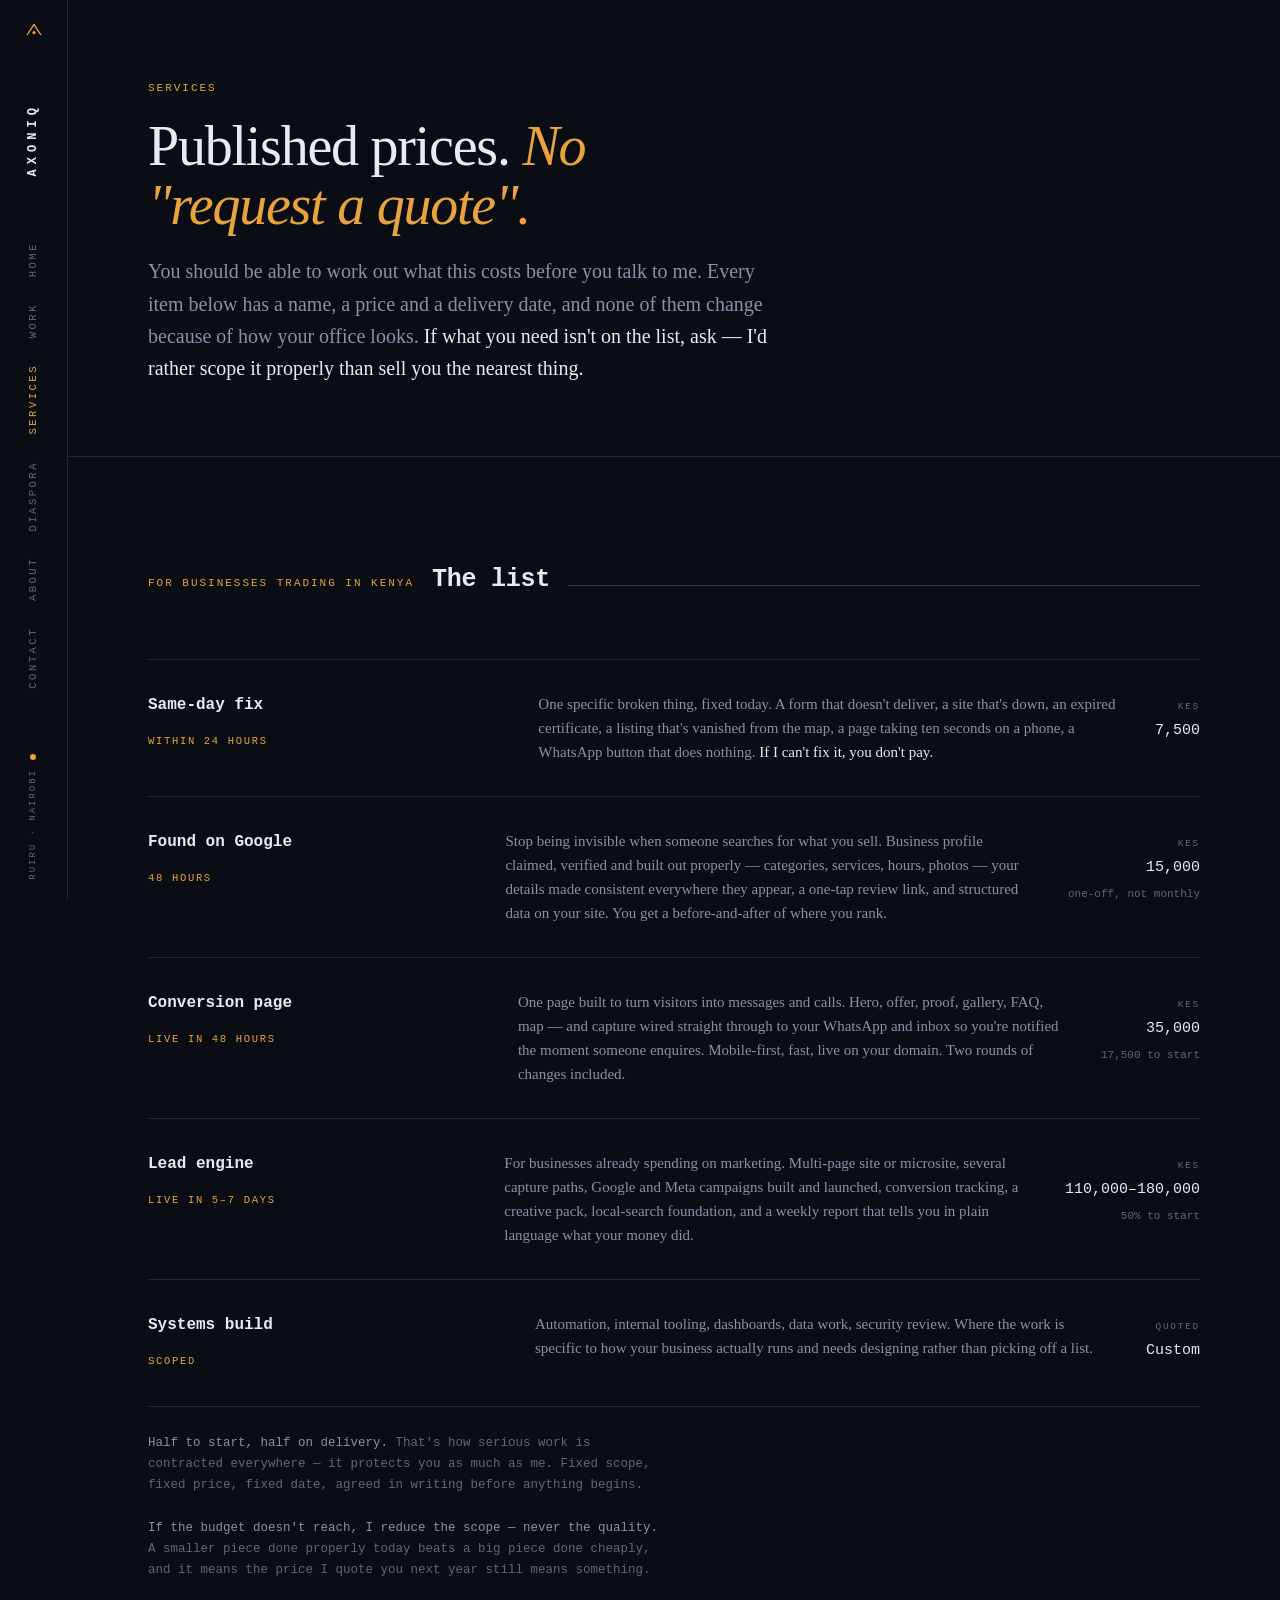
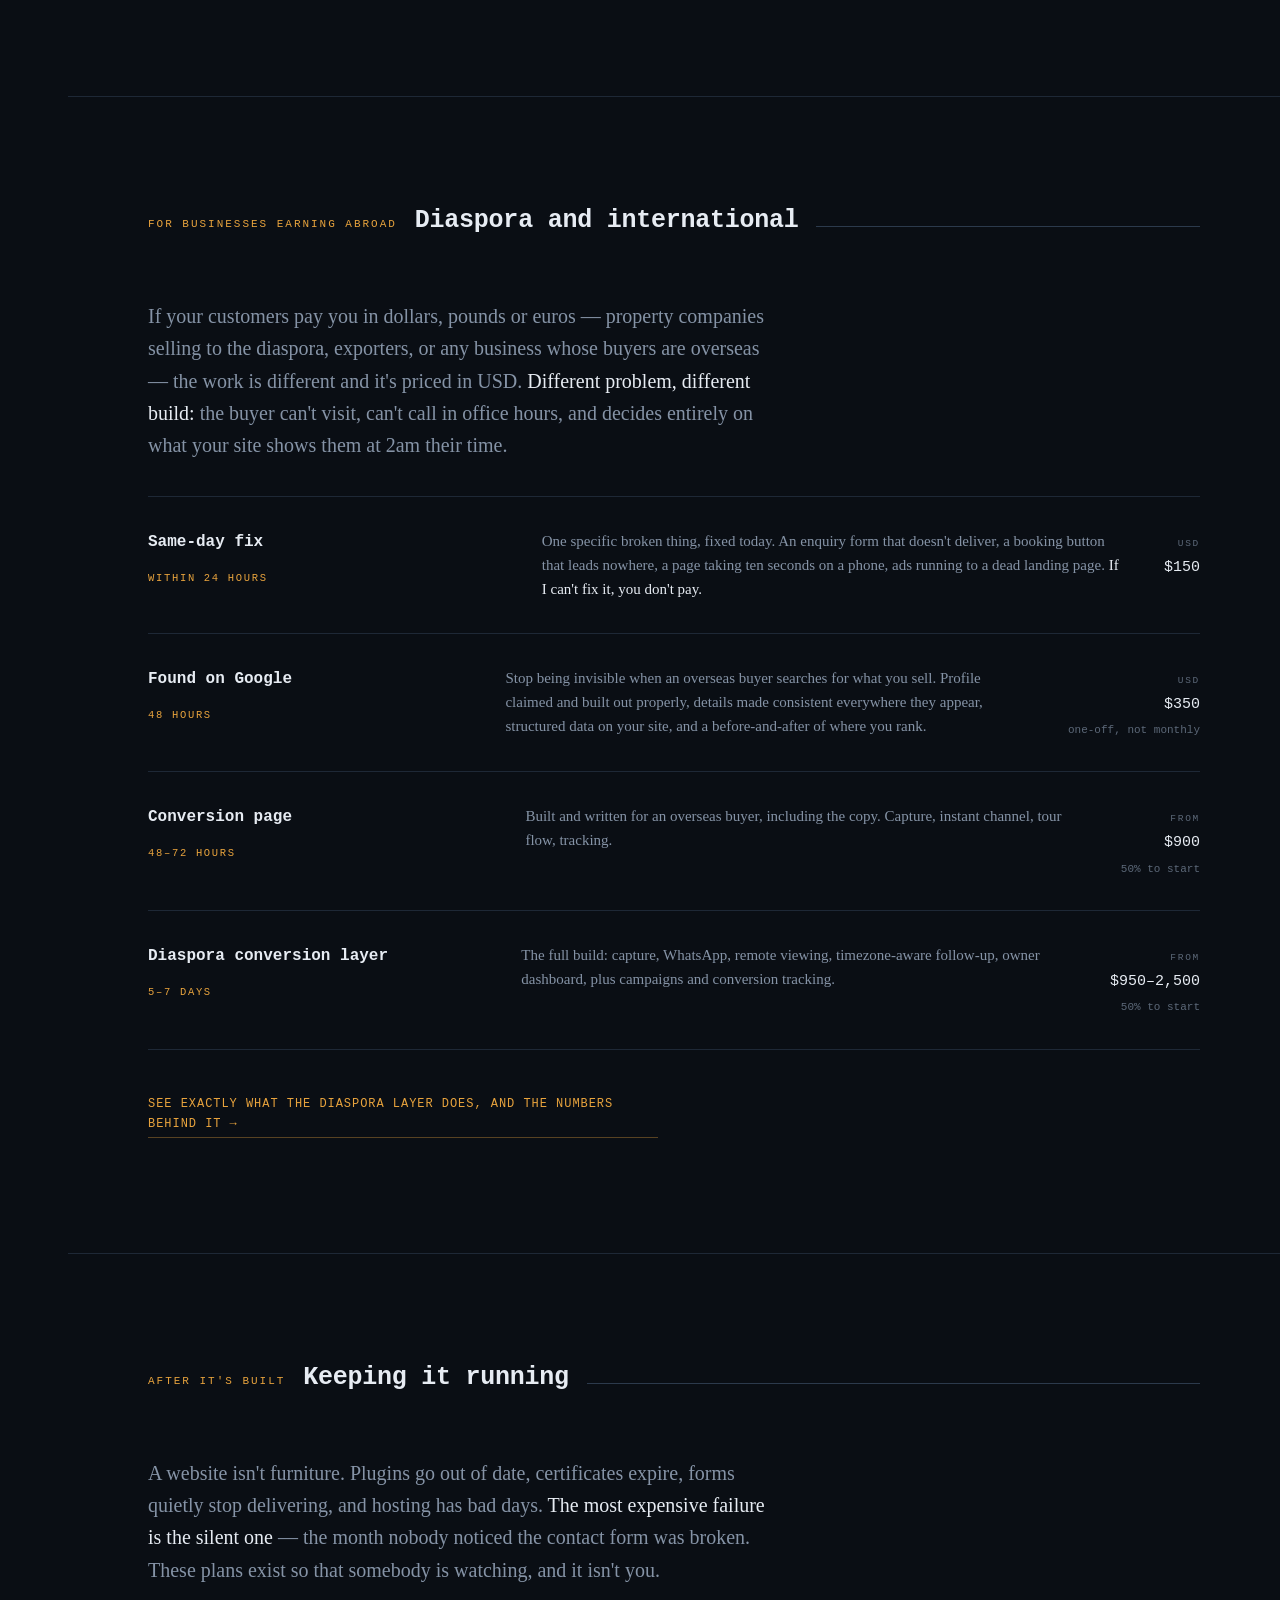
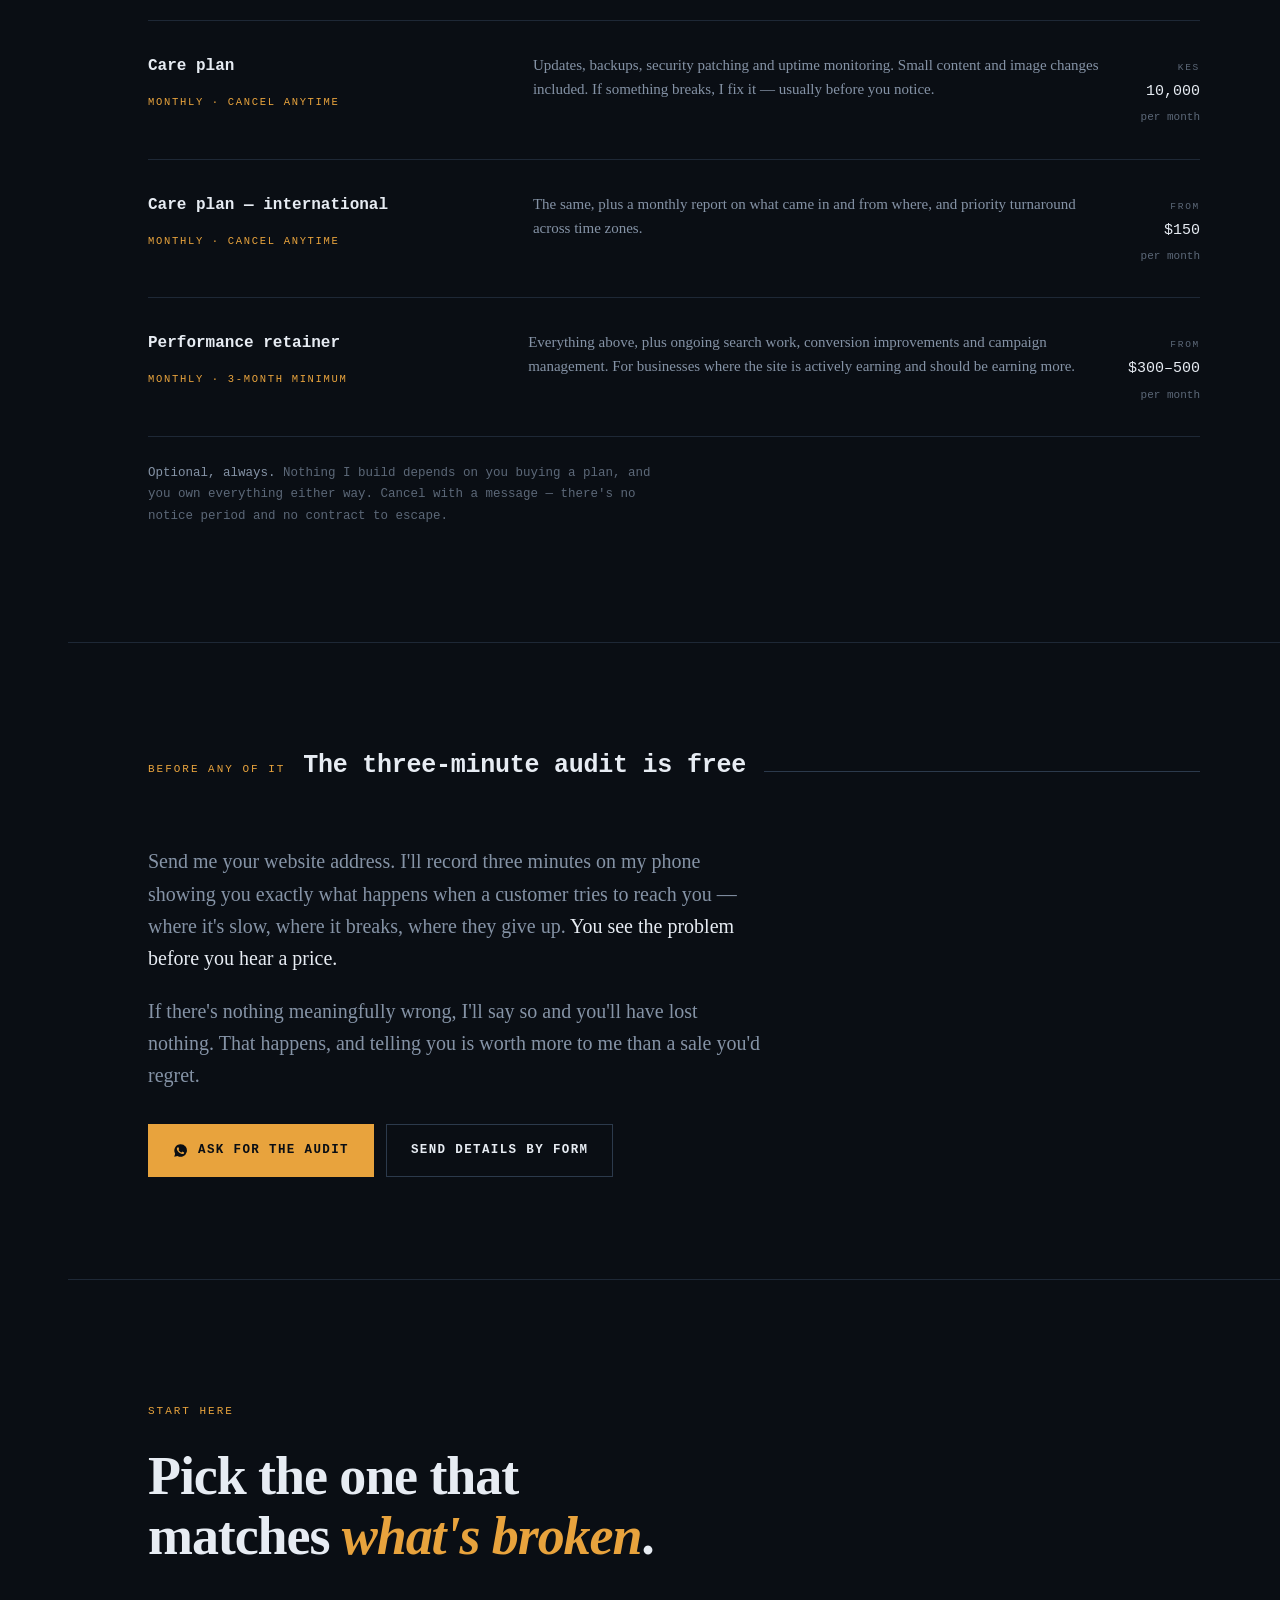
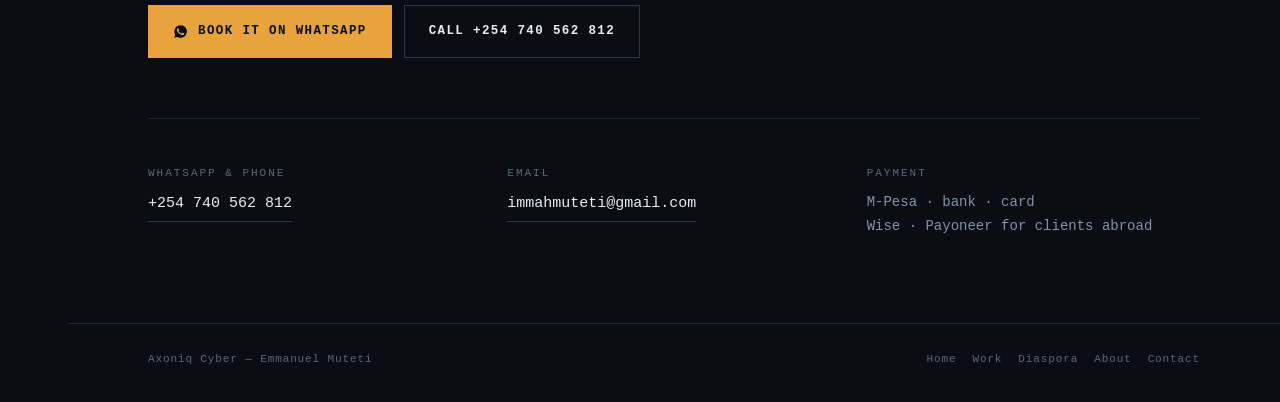
<file: services.html>
<!DOCTYPE html>
<html lang="en">
<head>
<meta charset="utf-8">
<meta name="viewport" content="width=device-width, initial-scale=1">
<title>Services and prices — fixed scope, fixed price, fixed date · Axoniq Cyber</title>
<meta name="description" content="Same-day fixes, Google Business Profile rescue, conversion pages and full lead engines. Published prices in Kenyan shillings. Half to start, half on delivery.">
<meta name="theme-color" content="#0A0E14">
<link rel="canonical" href="https://immahmuteti-oss.github.io/axoniq/services.html">
<meta property="og:site_name" content="Axoniq Cyber">
<meta property="og:title" content="Services and prices — published, not quoted on request">
<meta property="og:description" content="Fixed scope, fixed price, fixed date. You'll know what you're getting and when, before anything starts.">
<meta property="og:type" content="website">
<meta property="og:url" content="https://immahmuteti-oss.github.io/axoniq/services.html">
<meta property="og:image" content="https://immahmuteti-oss.github.io/axoniq/og.png">
<meta property="og:image:width" content="1200">
<meta property="og:image:height" content="630">
<meta name="twitter:card" content="summary_large_image">
<meta name="twitter:image" content="https://immahmuteti-oss.github.io/axoniq/og.png">
<link rel="icon" href="data:image/svg+xml,<svg xmlns='http://www.w3.org/2000/svg' viewBox='0 0 32 32'><rect width='32' height='32' fill='%230A0E14'/><path d='M6 22 L16 8 L26 22' stroke='%23E8A33D' stroke-width='2.5' fill='none'/><circle cx='16' cy='19' r='2.5' fill='%23E8A33D'/></svg>">
<link rel="stylesheet" href="styles.css">
</head>
<body>

<nav class="rail" aria-label="Main">
  <svg class="rail-glyph" viewBox="0 0 32 32" aria-hidden="true">
    <path d="M5 24 L16 7 L27 24" stroke="#E8A33D" stroke-width="2.2" fill="none" stroke-linejoin="round"/>
    <circle cx="16" cy="20" r="2.6" fill="#E8A33D"/>
  </svg>
  <a class="rail-mark" href="index.html">Axoniq</a>
  <div class="rail-nav">
    <a href="index.html">Home</a>
    <a href="work.html">Work</a>
    <a href="services.html" aria-current="page">Services</a>
    <a href="diaspora.html">Diaspora</a>
    <a href="about.html">About</a>
    <a href="contact.html">Contact</a>
  </div>
  <div class="rail-status">
    <span class="dot" aria-hidden="true"></span>
    <span>Ruiru · Nairobi</span>
  </div>
</nav>

<div class="shell" id="top">

  <header class="phead">
    <div class="wrap">
      <span class="label label-signal">Services</span>
      <h1>Published prices. <em>No "request a quote".</em></h1>
      <p class="lede">
        You should be able to work out what this costs before you talk to me. Every item below
        has a name, a price and a delivery date, and none of them change because of how your
        office looks. <strong>If what you need isn't on the list, ask — I'd rather scope it
        properly than sell you the nearest thing.</strong>
      </p>
    </div>
  </header>

  <section class="band">
    <div class="wrap">
      <div class="band-head">
        <span class="label label-signal">For businesses trading in Kenya</span>
        <h2>The list</h2>
        <span class="rule" aria-hidden="true"></span>
      </div>

      <div class="rungs">
        <div class="rung">
          <div><h3>Same-day fix</h3><span class="turn">Within 24 hours</span></div>
          <p>One specific broken thing, fixed today. A form that doesn't deliver, a site that's down, an expired certificate, a listing that's vanished from the map, a page taking ten seconds on a phone, a WhatsApp button that does nothing. <strong style="color:var(--paper);font-weight:400">If I can't fix it, you don't pay.</strong></p>
          <div class="price"><small>KES</small>7,500</div>
        </div>

        <div class="rung">
          <div><h3>Found on Google</h3><span class="turn">48 hours</span></div>
          <p>Stop being invisible when someone searches for what you sell. Business profile claimed, verified and built out properly — categories, services, hours, photos — your details made consistent everywhere they appear, a one-tap review link, and structured data on your site. You get a before-and-after of where you rank.</p>
          <div class="price"><small>KES</small>15,000<em>one-off, not monthly</em></div>
        </div>

        <div class="rung">
          <div><h3>Conversion page</h3><span class="turn">Live in 48 hours</span></div>
          <p>One page built to turn visitors into messages and calls. Hero, offer, proof, gallery, FAQ, map — and capture wired straight through to your WhatsApp and inbox so you're notified the moment someone enquires. Mobile-first, fast, live on your domain. Two rounds of changes included.</p>
          <div class="price"><small>KES</small>35,000<em>17,500 to start</em></div>
        </div>

        <div class="rung">
          <div><h3>Lead engine</h3><span class="turn">Live in 5–7 days</span></div>
          <p>For businesses already spending on marketing. Multi-page site or microsite, several capture paths, Google and Meta campaigns built and launched, conversion tracking, a creative pack, local-search foundation, and a weekly report that tells you in plain language what your money did.</p>
          <div class="price"><small>KES</small>110,000–180,000<em>50% to start</em></div>
        </div>

        <div class="rung">
          <div><h3>Systems build</h3><span class="turn">Scoped</span></div>
          <p>Automation, internal tooling, dashboards, data work, security review. Where the work is specific to how your business actually runs and needs designing rather than picking off a list.</p>
          <div class="price"><small>Quoted</small>Custom</div>
        </div>
      </div>

      <p class="note">
        <strong>Half to start, half on delivery.</strong> That's how serious work is contracted
        everywhere — it protects you as much as me. Fixed scope, fixed price, fixed date, agreed
        in writing before anything begins.<br><br>
        <strong>If the budget doesn't reach, I reduce the scope — never the quality.</strong>
        A smaller piece done properly today beats a big piece done cheaply, and it means the
        price I quote you next year still means something.
      </p>
    </div>
  </section>

  <!-- ===== export track ===== -->
  <section class="band">
    <div class="wrap">
      <div class="band-head">
        <span class="label label-signal">For businesses earning abroad</span>
        <h2>Diaspora and international</h2>
        <span class="rule" aria-hidden="true"></span>
      </div>
      <p class="lede">
        If your customers pay you in dollars, pounds or euros — property companies selling to
        the diaspora, exporters, or any business whose buyers are overseas — the work is
        different and it's priced in USD. <strong>Different problem, different build:</strong>
        the buyer can't visit, can't call in office hours, and decides entirely on what your
        site shows them at 2am their time.
      </p>
      <div class="rungs" style="margin-top:34px">
        <div class="rung">
          <div><h3>Same-day fix</h3><span class="turn">Within 24 hours</span></div>
          <p>One specific broken thing, fixed today. An enquiry form that doesn't deliver, a booking button that leads nowhere, a page taking ten seconds on a phone, ads running to a dead landing page. <strong style="color:var(--paper);font-weight:400">If I can't fix it, you don't pay.</strong></p>
          <div class="price"><small>USD</small>$150</div>
        </div>
        <div class="rung">
          <div><h3>Found on Google</h3><span class="turn">48 hours</span></div>
          <p>Stop being invisible when an overseas buyer searches for what you sell. Profile claimed and built out properly, details made consistent everywhere they appear, structured data on your site, and a before-and-after of where you rank.</p>
          <div class="price"><small>USD</small>$350<em>one-off, not monthly</em></div>
        </div>
        <div class="rung">
          <div><h3>Conversion page</h3><span class="turn">48–72 hours</span></div>
          <p>Built and written for an overseas buyer, including the copy. Capture, instant channel, tour flow, tracking.</p>
          <div class="price"><small>From</small>$900<em>50% to start</em></div>
        </div>
        <div class="rung">
          <div><h3>Diaspora conversion layer</h3><span class="turn">5–7 days</span></div>
          <p>The full build: capture, WhatsApp, remote viewing, timezone-aware follow-up, owner dashboard, plus campaigns and conversion tracking.</p>
          <div class="price"><small>From</small>$950–2,500<em>50% to start</em></div>
        </div>
      </div>
      <p class="note">
        <a class="visit" href="diaspora.html">See exactly what the diaspora layer does, and the numbers behind it →</a>
      </p>
    </div>
  </section>

  <!-- ===== keeping it running ===== -->
  <section class="band">
    <div class="wrap">
      <div class="band-head">
        <span class="label label-signal">After it's built</span>
        <h2>Keeping it running</h2>
        <span class="rule" aria-hidden="true"></span>
      </div>
      <p class="lede">
        A website isn't furniture. Plugins go out of date, certificates expire, forms quietly
        stop delivering, and hosting has bad days. <strong>The most expensive failure is the
        silent one</strong> — the month nobody noticed the contact form was broken. These plans
        exist so that somebody is watching, and it isn't you.
      </p>
      <div class="rungs" style="margin-top:34px">
        <div class="rung">
          <div><h3>Care plan</h3><span class="turn">Monthly · cancel anytime</span></div>
          <p>Updates, backups, security patching and uptime monitoring. Small content and image changes included. If something breaks, I fix it — usually before you notice.</p>
          <div class="price"><small>KES</small>10,000<em>per month</em></div>
        </div>
        <div class="rung">
          <div><h3>Care plan — international</h3><span class="turn">Monthly · cancel anytime</span></div>
          <p>The same, plus a monthly report on what came in and from where, and priority turnaround across time zones.</p>
          <div class="price"><small>From</small>$150<em>per month</em></div>
        </div>
        <div class="rung">
          <div><h3>Performance retainer</h3><span class="turn">Monthly · 3-month minimum</span></div>
          <p>Everything above, plus ongoing search work, conversion improvements and campaign management. For businesses where the site is actively earning and should be earning more.</p>
          <div class="price"><small>From</small>$300–500<em>per month</em></div>
        </div>
      </div>
      <p class="note">
        <strong>Optional, always.</strong> Nothing I build depends on you buying a plan, and
        you own everything either way. Cancel with a message — there's no notice period and no
        contract to escape.
      </p>
    </div>
  </section>

  <!-- ===== free audit ===== -->
  <section class="band">
    <div class="wrap">
      <div class="band-head">
        <span class="label label-signal">Before any of it</span>
        <h2>The three-minute audit is free</h2>
        <span class="rule" aria-hidden="true"></span>
      </div>
      <p class="lede">
        Send me your website address. I'll record three minutes on my phone showing you exactly
        what happens when a customer tries to reach you — where it's slow, where it breaks,
        where they give up. <strong>You see the problem before you hear a price.</strong>
      </p>
      <p class="lede" style="margin-top:20px">
        If there's nothing meaningfully wrong, I'll say so and you'll have lost nothing. That
        happens, and telling you is worth more to me than a sale you'd regret.
      </p>
      <div class="actions" style="margin-top:32px">
        <a href="https://wa.me/254740562812?text=Hi%20Emmanuel%20%E2%80%94%20please%20send%20me%20the%20free%203-minute%20audit.%20My%20website%20is%3A" target="_blank" rel="noopener" class="btn" data-wa="Hi Emmanuel — please send me the free 3-minute audit. My website is:" data-wa-label="services-audit">
          <svg viewBox="0 0 24 24" fill="currentColor" aria-hidden="true"><path d="M12 2a10 10 0 0 0-8.6 15L2 22l5.2-1.4A10 10 0 1 0 12 2Zm5.8 14.2c-.2.7-1.2 1.3-2 1.4-.5.1-1.2.2-3.5-.7-2.9-1.2-4.8-4.2-5-4.4-.1-.2-1.1-1.5-1.1-2.9s.7-2 1-2.3c.2-.3.5-.4.7-.4h.5c.2 0 .4 0 .6.5l.9 2c.1.2.1.4 0 .6l-.4.5-.3.3c-.1.2-.3.3-.1.6.2.3.8 1.3 1.7 2.1 1.2 1 2.1 1.4 2.4 1.5.2.1.4.1.6-.1l.9-1c.2-.2.4-.2.6-.1l2 1c.2.1.4.2.4.3.1.2.1.7-.1 1.4Z"/></svg>
          Ask for the audit
        </a>
        <a class="btn btn-ghost" href="contact.html">Send details by form</a>
      </div>
    </div>
  </section>

  <section class="contact">
    <div class="wrap">
      <span class="label label-signal">Start here</span>
      <h2 class="contact-thesis">Pick the one that matches <em>what's broken</em>.</h2>
      <div class="actions">
        <a href="https://wa.me/254740562812?text=Hi%20Emmanuel%20%E2%80%94%20I%27d%20like%20to%20book%3A%20" target="_blank" rel="noopener" class="btn" data-wa="Hi Emmanuel — I'd like to book: " data-wa-label="services-footer">
          <svg viewBox="0 0 24 24" fill="currentColor" aria-hidden="true"><path d="M12 2a10 10 0 0 0-8.6 15L2 22l5.2-1.4A10 10 0 1 0 12 2Zm5.8 14.2c-.2.7-1.2 1.3-2 1.4-.5.1-1.2.2-3.5-.7-2.9-1.2-4.8-4.2-5-4.4-.1-.2-1.1-1.5-1.1-2.9s.7-2 1-2.3c.2-.3.5-.4.7-.4h.5c.2 0 .4 0 .6.5l.9 2c.1.2.1.4 0 .6l-.4.5-.3.3c-.1.2-.3.3-.1.6.2.3.8 1.3 1.7 2.1 1.2 1 2.1 1.4 2.4 1.5.2.1.4.1.6-.1l.9-1c.2-.2.4-.2.6-.1l2 1c.2.1.4.2.4.3.1.2.1.7-.1 1.4Z"/></svg>
          Book it on WhatsApp
        </a>
        <a class="btn btn-ghost" href="tel:+254740562812">Call +254 740 562 812</a>
      </div>
      <div class="contact-grid">
        <div><span class="label">WhatsApp &amp; phone</span><p><a href="tel:+254740562812">+254 740 562 812</a></p></div>
        <div><span class="label">Email</span><p><a href="mailto:immahmuteti@gmail.com">immahmuteti@gmail.com</a></p></div>
        <div><span class="label">Payment</span><p style="color:var(--mist)">M-Pesa · bank · card<br>Wise · Payoneer for clients abroad</p></div>
      </div>
    </div>
  </section>

  <footer>
    <div class="wrap foot">
      <span>Axoniq Cyber — Emmanuel Muteti</span>
      <nav>
        <a href="index.html">Home</a>
        <a href="work.html">Work</a>
        <a href="diaspora.html">Diaspora</a>
        <a href="about.html">About</a>
        <a href="contact.html">Contact</a>
      </nav>
    </div>
  </footer>
</div>

<script src="site.js"></script>
</body>
</html>
</file>
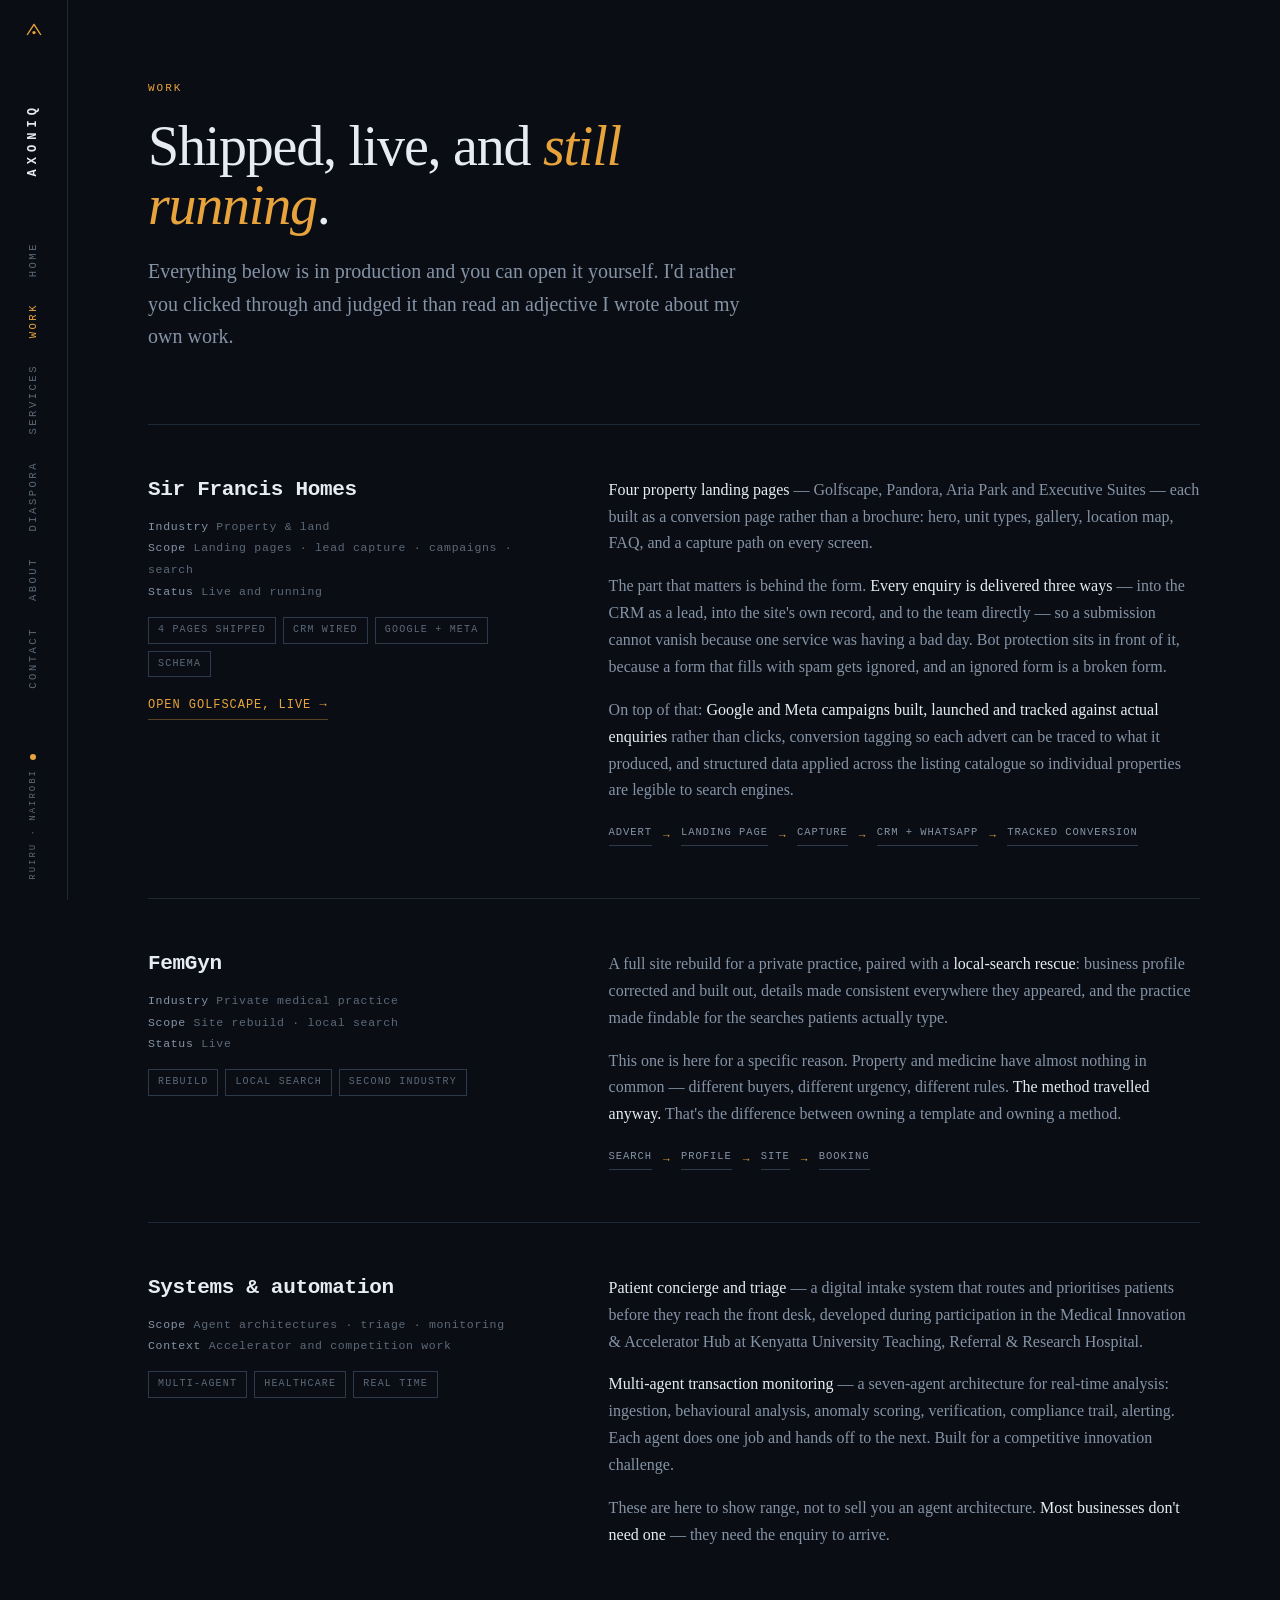
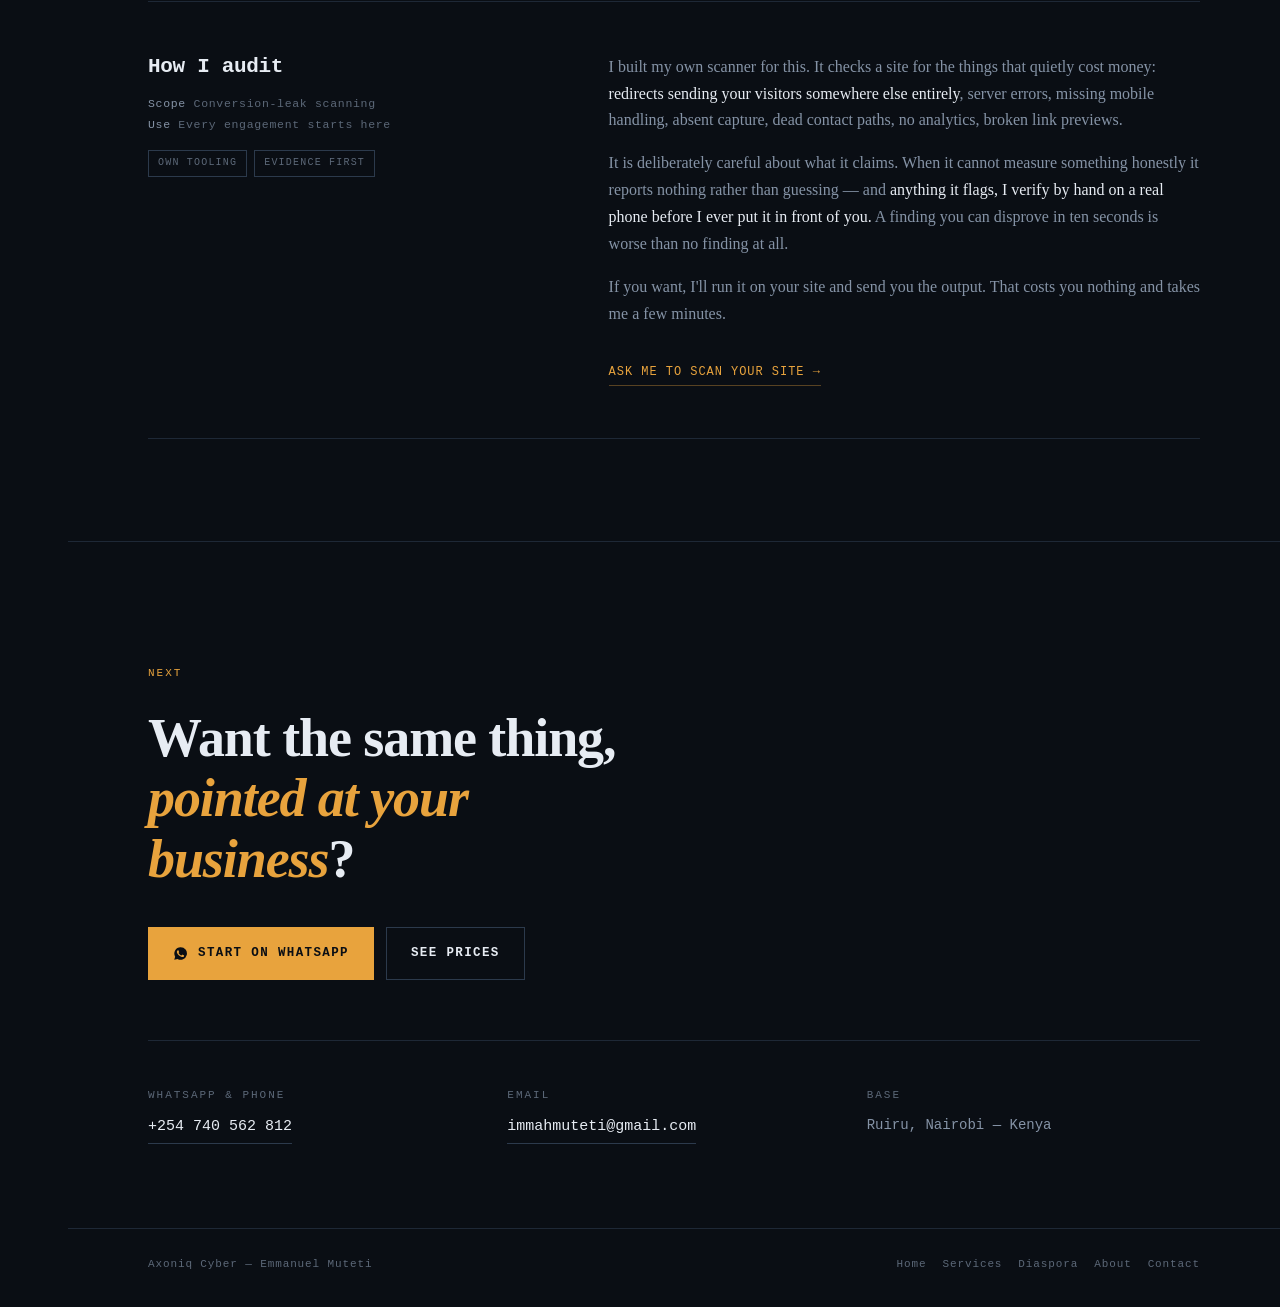
<file: work.html>
<!DOCTYPE html>
<html lang="en">
<head>
<meta charset="utf-8">
<meta name="viewport" content="width=device-width, initial-scale=1">
<title>Work — shipped, live, and running · Axoniq Cyber</title>
<meta name="description" content="Property landing pages with lead capture wired to WhatsApp and CRM, Google and Meta campaigns, local search rescue. Built for Sir Francis Homes and FemGyn.">
<meta name="theme-color" content="#0A0E14">
<link rel="canonical" href="https://immahmuteti-oss.github.io/axoniq/work.html">
<meta property="og:site_name" content="Axoniq Cyber">
<meta property="og:title" content="Work — shipped, live, and running">
<meta property="og:description" content="Four property landing pages with lead capture, live ad campaigns, and a local-search rescue in a second industry.">
<meta property="og:type" content="website">
<meta property="og:url" content="https://immahmuteti-oss.github.io/axoniq/work.html">
<meta property="og:image" content="https://immahmuteti-oss.github.io/axoniq/og.png">
<meta property="og:image:width" content="1200">
<meta property="og:image:height" content="630">
<meta name="twitter:card" content="summary_large_image">
<meta name="twitter:image" content="https://immahmuteti-oss.github.io/axoniq/og.png">
<link rel="icon" href="data:image/svg+xml,<svg xmlns='http://www.w3.org/2000/svg' viewBox='0 0 32 32'><rect width='32' height='32' fill='%230A0E14'/><path d='M6 22 L16 8 L26 22' stroke='%23E8A33D' stroke-width='2.5' fill='none'/><circle cx='16' cy='19' r='2.5' fill='%23E8A33D'/></svg>">
<link rel="stylesheet" href="styles.css">
</head>
<body>

<nav class="rail" aria-label="Main">
  <svg class="rail-glyph" viewBox="0 0 32 32" aria-hidden="true">
    <path d="M5 24 L16 7 L27 24" stroke="#E8A33D" stroke-width="2.2" fill="none" stroke-linejoin="round"/>
    <circle cx="16" cy="20" r="2.6" fill="#E8A33D"/>
  </svg>
  <a class="rail-mark" href="index.html">Axoniq</a>
  <div class="rail-nav">
    <a href="index.html">Home</a>
    <a href="work.html" aria-current="page">Work</a>
    <a href="services.html">Services</a>
    <a href="diaspora.html">Diaspora</a>
    <a href="about.html">About</a>
    <a href="contact.html">Contact</a>
  </div>
  <div class="rail-status">
    <span class="dot" aria-hidden="true"></span>
    <span>Ruiru · Nairobi</span>
  </div>
</nav>

<div class="shell" id="top">

  <header class="phead">
    <div class="wrap">
      <span class="label label-signal">Work</span>
      <h1>Shipped, live, and <em>still running</em>.</h1>
      <p class="lede">
        Everything below is in production and you can open it yourself. I'd rather you
        clicked through and judged it than read an adjective I wrote about my own work.
      </p>
    </div>
  </header>

  <section class="band" style="border-top:none;padding-top:0">
    <div class="wrap">

      <!-- ===== Sir Francis ===== -->
      <article class="case rv">
        <div class="case-id">
          <h3>Sir Francis Homes</h3>
          <p class="meta">
            <b>Industry</b> Property &amp; land<br>
            <b>Scope</b> Landing pages · lead capture · campaigns · search<br>
            <b>Status</b> Live and running
          </p>
          <div class="chips">
            <span class="chip">4 pages shipped</span>
            <span class="chip">CRM wired</span>
            <span class="chip">Google + Meta</span>
            <span class="chip">Schema</span>
          </div>
          <a class="visit" href="https://golfscape.sirfrancismarketingltd.co.ke/" target="_blank" rel="noopener">Open Golfscape, live →</a>
        </div>
        <div class="case-body">
          <p>
            <strong>Four property landing pages</strong> — Golfscape, Pandora, Aria Park and
            Executive Suites — each built as a conversion page rather than a brochure: hero,
            unit types, gallery, location map, FAQ, and a capture path on every screen.
          </p>
          <p>
            The part that matters is behind the form. <strong>Every enquiry is delivered three
            ways</strong> — into the CRM as a lead, into the site's own record, and to the team
            directly — so a submission cannot vanish because one service was having a bad day.
            Bot protection sits in front of it, because a form that fills with spam gets
            ignored, and an ignored form is a broken form.
          </p>
          <p>
            On top of that: <strong>Google and Meta campaigns built, launched and tracked
            against actual enquiries</strong> rather than clicks, conversion tagging so each
            advert can be traced to what it produced, and structured data applied across the
            listing catalogue so individual properties are legible to search engines.
          </p>
          <div class="flowline">
            <span>Advert</span><i>→</i><span>Landing page</span><i>→</i><span>Capture</span><i>→</i><span>CRM + WhatsApp</span><i>→</i><span>Tracked conversion</span>
          </div>
        </div>
      </article>

      <!-- ===== FemGyn ===== -->
      <article class="case rv">
        <div class="case-id">
          <h3>FemGyn</h3>
          <p class="meta">
            <b>Industry</b> Private medical practice<br>
            <b>Scope</b> Site rebuild · local search<br>
            <b>Status</b> Live
          </p>
          <div class="chips">
            <span class="chip">Rebuild</span>
            <span class="chip">Local search</span>
            <span class="chip">Second industry</span>
          </div>
        </div>
        <div class="case-body">
          <p>
            A full site rebuild for a private practice, paired with a <strong>local-search
            rescue</strong>: business profile corrected and built out, details made consistent
            everywhere they appeared, and the practice made findable for the searches patients
            actually type.
          </p>
          <p>
            This one is here for a specific reason. Property and medicine have almost nothing in
            common — different buyers, different urgency, different rules. <strong>The method
            travelled anyway.</strong> That's the difference between owning a template and
            owning a method.
          </p>
          <div class="flowline">
            <span>Search</span><i>→</i><span>Profile</span><i>→</i><span>Site</span><i>→</i><span>Booking</span>
          </div>
        </div>
      </article>

      <!-- ===== Systems ===== -->
      <article class="case rv">
        <div class="case-id">
          <h3>Systems &amp; automation</h3>
          <p class="meta">
            <b>Scope</b> Agent architectures · triage · monitoring<br>
            <b>Context</b> Accelerator and competition work
          </p>
          <div class="chips">
            <span class="chip">Multi-agent</span>
            <span class="chip">Healthcare</span>
            <span class="chip">Real time</span>
          </div>
        </div>
        <div class="case-body">
          <p>
            <strong>Patient concierge and triage</strong> — a digital intake system that routes
            and prioritises patients before they reach the front desk, developed during
            participation in the Medical Innovation &amp; Accelerator Hub at Kenyatta University
            Teaching, Referral &amp; Research Hospital.
          </p>
          <p>
            <strong>Multi-agent transaction monitoring</strong> — a seven-agent architecture for
            real-time analysis: ingestion, behavioural analysis, anomaly scoring, verification,
            compliance trail, alerting. Each agent does one job and hands off to the next.
            Built for a competitive innovation challenge.
          </p>
          <p>
            These are here to show range, not to sell you an agent architecture.
            <strong>Most businesses don't need one</strong> — they need the enquiry to arrive.
          </p>
        </div>
      </article>

      <!-- ===== Tooling ===== -->
      <article class="case rv">
        <div class="case-id">
          <h3>How I audit</h3>
          <p class="meta">
            <b>Scope</b> Conversion-leak scanning<br>
            <b>Use</b> Every engagement starts here
          </p>
          <div class="chips">
            <span class="chip">Own tooling</span>
            <span class="chip">Evidence first</span>
          </div>
        </div>
        <div class="case-body">
          <p>
            I built my own scanner for this. It checks a site for the things that quietly cost
            money: <strong>redirects sending your visitors somewhere else entirely</strong>,
            server errors, missing mobile handling, absent capture, dead contact paths, no
            analytics, broken link previews.
          </p>
          <p>
            It is deliberately careful about what it claims. When it cannot measure something
            honestly it reports nothing rather than guessing — and <strong>anything it flags,
            I verify by hand on a real phone before I ever put it in front of you.</strong>
            A finding you can disprove in ten seconds is worse than no finding at all.
          </p>
          <p>
            If you want, I'll run it on your site and send you the output. That costs you
            nothing and takes me a few minutes.
          </p>
          <a href="https://wa.me/254740562812?text=Hi%20Emmanuel%20%E2%80%94%20please%20run%20your%20scanner%20on%20our%20site%20and%20send%20me%20the%20result.%20Our%20website%20is%3A" target="_blank" rel="noopener" class="visit" data-wa="Hi Emmanuel — please run your scanner on our site and send me the result. Our website is:" data-wa-label="work-scanner">Ask me to scan your site →</a>
        </div>
      </article>

    </div>
  </section>

  <section class="contact">
    <div class="wrap">
      <span class="label label-signal">Next</span>
      <h2 class="contact-thesis">Want the same thing, <em>pointed at your business</em>?</h2>
      <div class="actions">
        <a href="https://wa.me/254740562812?text=Hi%20Emmanuel%20%E2%80%94%20I%20saw%20your%20work%20page.%20I%27d%20like%20something%20similar%20for%20my%20business." target="_blank" rel="noopener" class="btn" data-wa="Hi Emmanuel — I saw your work page. I'd like something similar for my business." data-wa-label="work-footer">
          <svg viewBox="0 0 24 24" fill="currentColor" aria-hidden="true"><path d="M12 2a10 10 0 0 0-8.6 15L2 22l5.2-1.4A10 10 0 1 0 12 2Zm5.8 14.2c-.2.7-1.2 1.3-2 1.4-.5.1-1.2.2-3.5-.7-2.9-1.2-4.8-4.2-5-4.4-.1-.2-1.1-1.5-1.1-2.9s.7-2 1-2.3c.2-.3.5-.4.7-.4h.5c.2 0 .4 0 .6.5l.9 2c.1.2.1.4 0 .6l-.4.5-.3.3c-.1.2-.3.3-.1.6.2.3.8 1.3 1.7 2.1 1.2 1 2.1 1.4 2.4 1.5.2.1.4.1.6-.1l.9-1c.2-.2.4-.2.6-.1l2 1c.2.1.4.2.4.3.1.2.1.7-.1 1.4Z"/></svg>
          Start on WhatsApp
        </a>
        <a class="btn btn-ghost" href="services.html">See prices</a>
      </div>
      <div class="contact-grid">
        <div><span class="label">WhatsApp &amp; phone</span><p><a href="tel:+254740562812">+254 740 562 812</a></p></div>
        <div><span class="label">Email</span><p><a href="mailto:immahmuteti@gmail.com">immahmuteti@gmail.com</a></p></div>
        <div><span class="label">Base</span><p style="color:var(--mist)">Ruiru, Nairobi — Kenya</p></div>
      </div>
    </div>
  </section>

  <footer>
    <div class="wrap foot">
      <span>Axoniq Cyber — Emmanuel Muteti</span>
      <nav>
        <a href="index.html">Home</a>
        <a href="services.html">Services</a>
        <a href="diaspora.html">Diaspora</a>
        <a href="about.html">About</a>
        <a href="contact.html">Contact</a>
      </nav>
    </div>
  </footer>
</div>

<script src="site.js"></script>
</body>
</html>
</file>
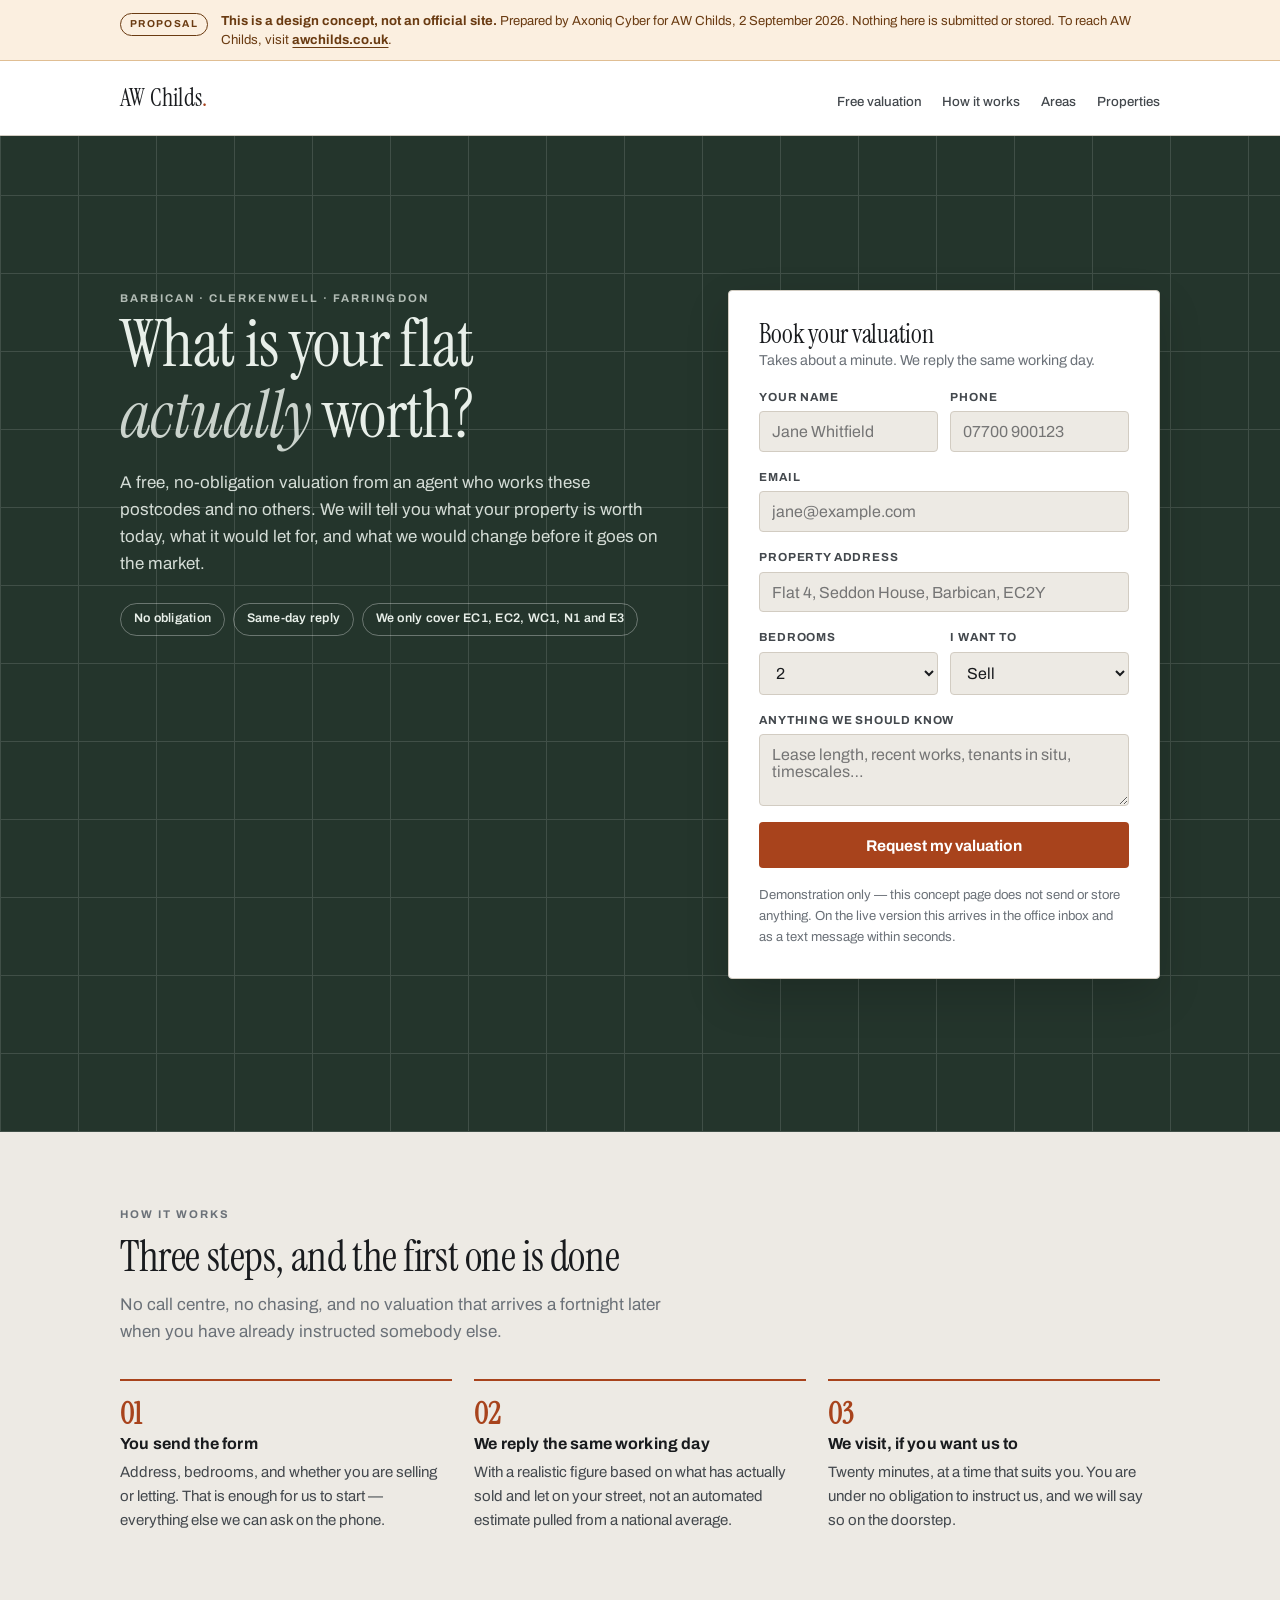
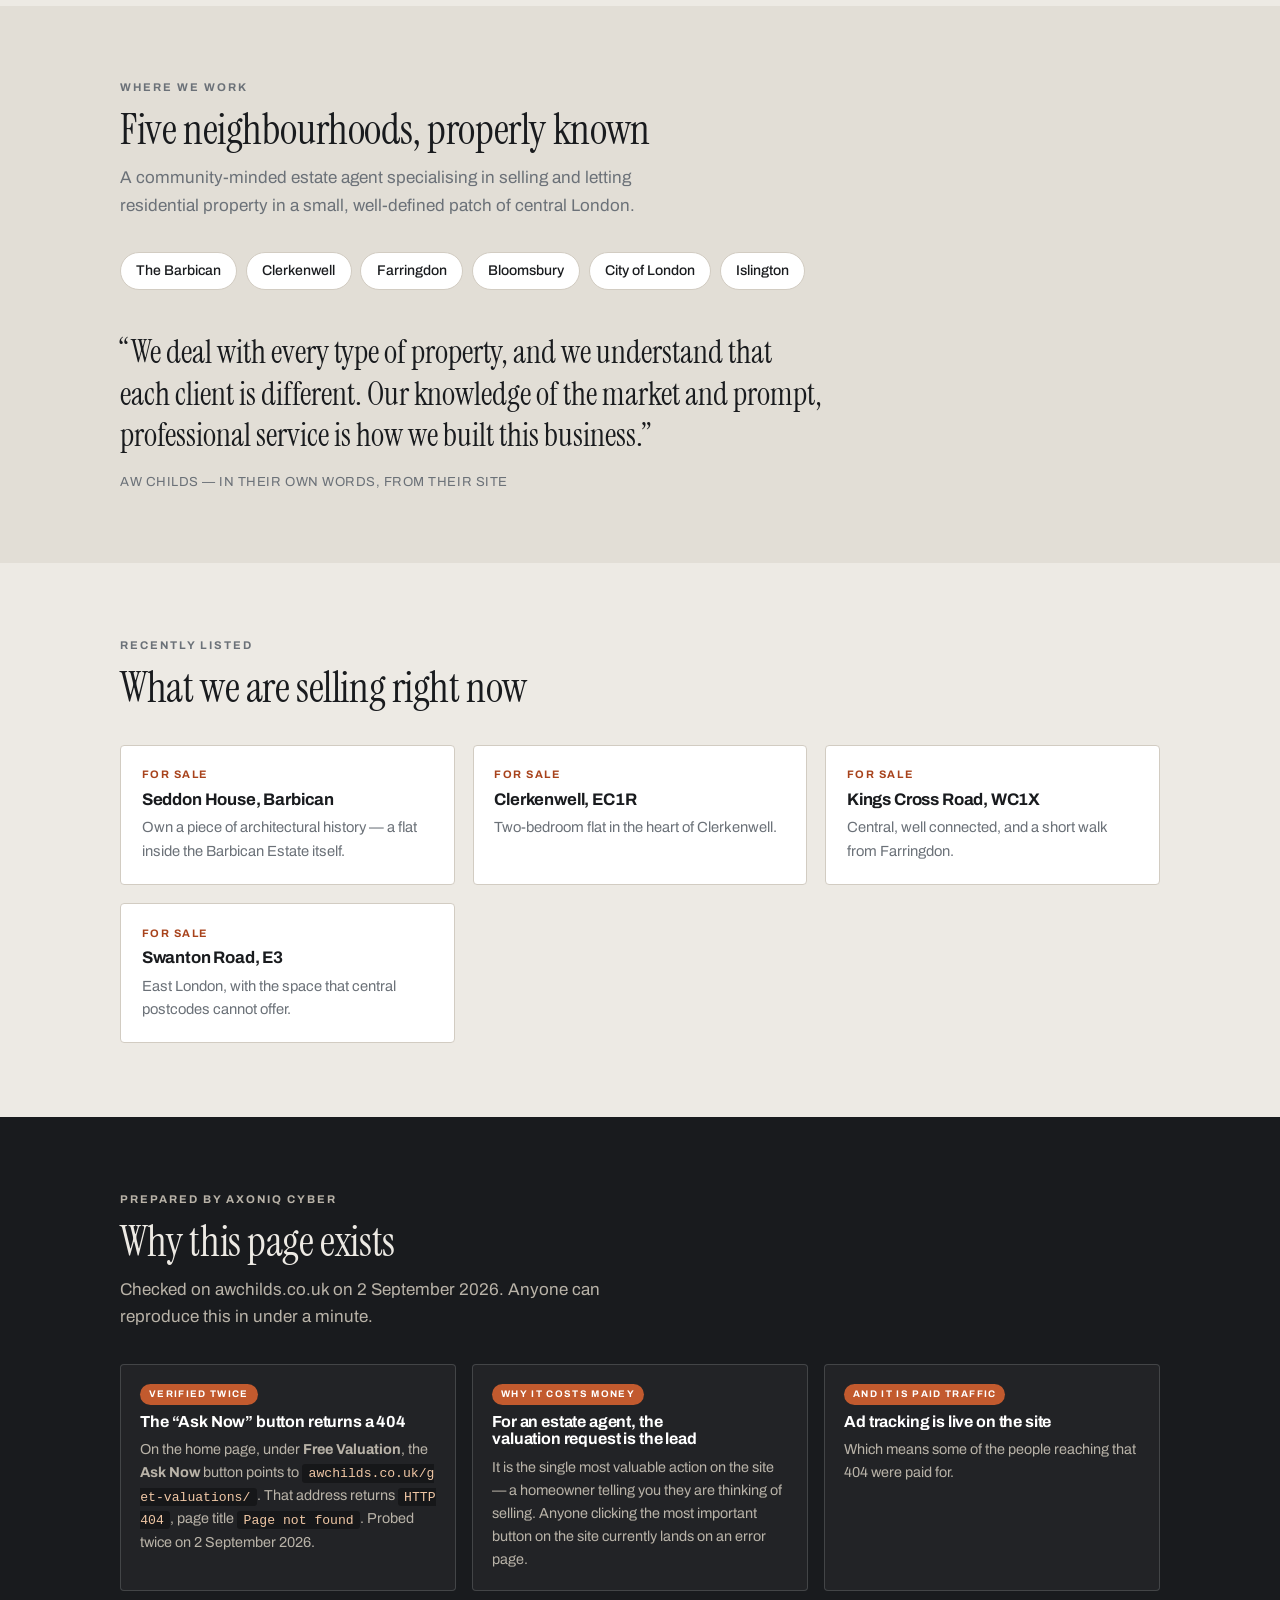
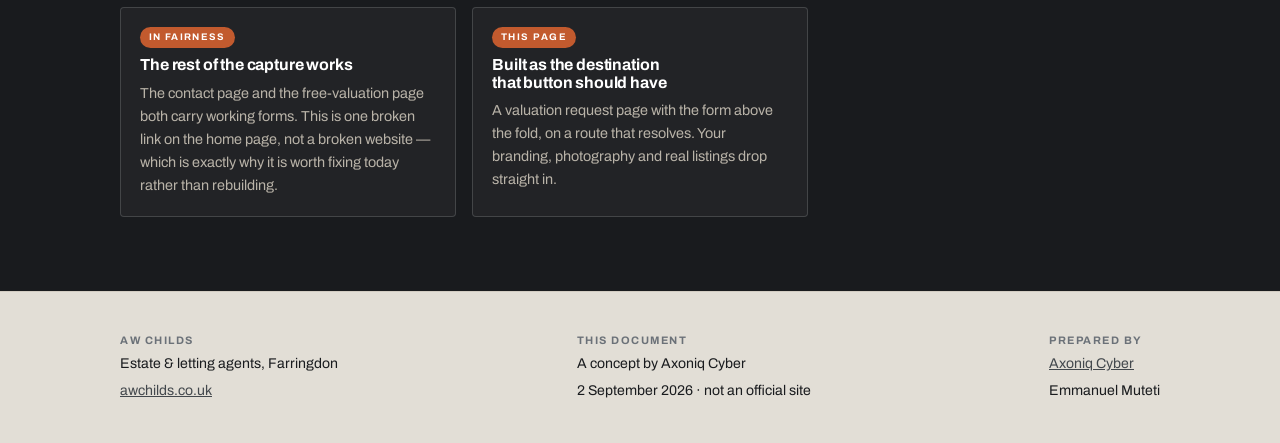
<file: proposals/awchilds-valuation.html>
<!doctype html>
<html lang="en-GB">
<head>
<meta charset="utf-8">
<meta name="viewport" content="width=device-width, initial-scale=1">
<meta name="robots" content="noindex, nofollow">
<meta name="description" content="A design concept prepared by Axoniq Cyber for AW Childs. This is not an official site.">
<meta name="author" content="Axoniq Cyber">
<title>Free Valuation — AW Childs</title>
<link rel="preconnect" href="https://fonts.googleapis.com">
<link rel="preconnect" href="https://fonts.gstatic.com" crossorigin>
<link rel="stylesheet" href="https://fonts.googleapis.com/css2?family=Instrument+Serif:ital@0;1&family=Archivo:wght@400;500;600;700&display=swap">
<style>
:root{
  --ground:#EDEAE4;
  --surface:#FFFFFF;
  --surface-2:#E2DED6;
  --ink:#191B1E;
  --ink-soft:#43484D;
  --muted:#6B7178;
  --line:#D2CCC2;
  --accent:#A8431C;
  --accent-soft:#C25A2E;
  --accent-ink:#FFFFFF;
  --deep:#24352C;
  --deep-ink:#E8EFE9;
  --concrete:#B9B3A8;
  --notice-bg:#FBEFE0;
  --notice-ink:#6A3B12;
  --notice-line:#E0BE93;

  --f-display:"Instrument Serif","Iowan Old Style",Georgia,"Times New Roman",serif;
  --f-body:"Archivo","Helvetica Neue",Arial,sans-serif;

  --wrap:70rem;
  --read:35rem;
  --r:4px;
}
@media (prefers-color-scheme:dark){
  :root:not([data-theme="light"]){
    --ground:#131518;
    --surface:#1B1E22;
    --surface-2:#23272C;
    --ink:#ECEAE5;
    --ink-soft:#B9BDC1;
    --muted:#8B9198;
    --line:#2F353B;
    --accent:#E1794A;
    --accent-soft:#EE9264;
    --accent-ink:#1A0E07;
    --deep:#8FB39C;
    --deep-ink:#101713;
    --concrete:#3A4046;
    --notice-bg:#2C2114;
    --notice-ink:#F3D6AE;
    --notice-line:#60472A;
  }
}
:root[data-theme="dark"]{
  --ground:#131518;
  --surface:#1B1E22;
  --surface-2:#23272C;
  --ink:#ECEAE5;
  --ink-soft:#B9BDC1;
  --muted:#8B9198;
  --line:#2F353B;
  --accent:#E1794A;
  --accent-soft:#EE9264;
  --accent-ink:#1A0E07;
  --deep:#8FB39C;
  --deep-ink:#101713;
  --concrete:#3A4046;
  --notice-bg:#2C2114;
  --notice-ink:#F3D6AE;
  --notice-line:#60472A;
}

*{box-sizing:border-box}
body{
  margin:0;background:var(--ground);color:var(--ink);
  font-family:var(--f-body);font-size:17px;line-height:1.6;
  -webkit-font-smoothing:antialiased;
}
h1,h2,h3{font-family:var(--f-display);font-weight:400;margin:0;line-height:1.08;text-wrap:balance;letter-spacing:-.01em}
p{margin:0}
a{color:inherit}
:focus-visible{outline:3px solid var(--accent);outline-offset:3px}
.wrap{width:100%;max-width:var(--wrap);margin-inline:auto;padding-inline:clamp(1.15rem,4vw,2.5rem)}
.eyebrow{
  font-size:.7rem;font-weight:700;letter-spacing:.18em;text-transform:uppercase;
  color:var(--accent);margin:0;
}

/* ---------- proposal notice ---------- */
.proposal{
  position:sticky;top:0;z-index:60;
  background:var(--notice-bg);color:var(--notice-ink);
  border-bottom:1px solid var(--notice-line);
  font-size:.82rem;line-height:1.45;
}
.proposal .wrap{display:flex;gap:.85rem;align-items:flex-start;padding-block:.7rem}
.proposal .tag{
  flex:none;font-size:.63rem;font-weight:700;letter-spacing:.14em;text-transform:uppercase;
  border:1px solid currentColor;border-radius:999px;padding:.2rem .55rem;margin-top:.12rem;
}
.proposal b{font-weight:700}
.proposal a{font-weight:700;text-underline-offset:3px}

/* ---------- masthead ---------- */
.mast{border-bottom:1px solid var(--line);background:var(--surface)}
.mast .wrap{display:flex;flex-wrap:wrap;gap:1rem;align-items:baseline;justify-content:space-between;padding-block:1.1rem}
.brand{font-family:var(--f-display);font-size:1.5rem;letter-spacing:.01em}
.brand span{color:var(--accent)}
.mast nav{display:flex;flex-wrap:wrap;gap:1.3rem;font-size:.83rem;font-weight:500;color:var(--ink-soft)}
.mast nav a{text-decoration:none}
.mast nav a:hover{color:var(--accent)}

/* ---------- hero: the form IS the hero ---------- */
.hero{position:relative;background:var(--deep);color:var(--deep-ink);overflow:hidden}
/* Barbican-ish concrete grid, drawn in CSS — no images available for a concept */
.hero::before{
  content:"";position:absolute;inset:0;opacity:.14;pointer-events:none;
  background-image:
    repeating-linear-gradient(90deg, currentColor 0 1px, transparent 1px 78px),
    repeating-linear-gradient(0deg, currentColor 0 1px, transparent 1px 78px);
}
.hero .wrap{
  position:relative;display:grid;gap:clamp(2rem,5vw,3.5rem);
  grid-template-columns:1fr;padding-block:clamp(3rem,8vw,5rem);
}
@media (min-width:60rem){ .hero .wrap{grid-template-columns:1fr 27rem;align-items:start} }
.hero h1{font-size:clamp(2.5rem,6.4vw,4.15rem)}
.hero h1 em{font-style:italic;color:var(--deep-ink);opacity:.85}
.hero .eyebrow{color:var(--deep-ink);opacity:.72}
.hero-lede{max-width:var(--read);font-size:1.06rem;opacity:.9;margin-top:1.1rem}
.assure{display:flex;flex-wrap:wrap;gap:.5rem;margin-top:1.6rem;list-style:none;padding:0}
.assure li{
  font-size:.78rem;font-weight:600;letter-spacing:.02em;
  border:1px solid rgba(255,255,255,.32);border-radius:999px;padding:.35rem .8rem;
}
:root[data-theme="dark"] .assure li,
:root:not([data-theme="light"]) .assure li{border-color:rgba(0,0,0,.28)}
@media (prefers-color-scheme:light){:root:not([data-theme="dark"]) .assure li{border-color:rgba(255,255,255,.32)}}

/* ---------- form ---------- */
.card{
  background:var(--surface);color:var(--ink);
  border:1px solid var(--line);border-radius:var(--r);
  padding:clamp(1.3rem,3vw,1.9rem);
  display:flex;flex-direction:column;gap:1rem;
  box-shadow:0 18px 44px rgba(0,0,0,.16);
}
.card h2{font-size:1.6rem}
.card .sub{font-size:.9rem;color:var(--muted)}
.fields{display:grid;grid-template-columns:1fr;gap:.8rem}
.fields.two{grid-template-columns:repeat(auto-fit,minmax(9.5rem,1fr))}
label{display:flex;flex-direction:column;gap:.3rem;font-size:.73rem;font-weight:700;letter-spacing:.07em;text-transform:uppercase;color:var(--ink-soft)}
input,select,textarea{
  font-family:var(--f-body);font-size:1rem;color:var(--ink);
  background:var(--ground);border:1px solid var(--line);border-radius:var(--r);
  padding:.68rem .75rem;width:100%;
}
textarea{resize:vertical;min-height:4.5rem}
.btn{
  display:inline-flex;align-items:center;justify-content:center;gap:.5rem;
  font-family:var(--f-body);font-size:.97rem;font-weight:700;
  padding:.85rem 1.4rem;border-radius:var(--r);border:1px solid transparent;
  text-decoration:none;cursor:pointer;
  transition:transform .15s ease,background-color .15s ease;
}
.btn:hover{transform:translateY(-1px)}
.btn-accent{background:var(--accent);color:var(--accent-ink)}
.btn-accent:hover{background:var(--accent-soft)}
.btn-line{background:transparent;color:var(--accent);border-color:var(--line)}
.btn-line:hover{border-color:var(--accent)}
.demo-note{font-size:.82rem;color:var(--muted)}
.out{
  display:none;border:1px dashed var(--notice-line);background:var(--notice-bg);color:var(--notice-ink);
  border-radius:var(--r);padding:.85rem .95rem;font-size:.88rem;
}
.out.on{display:block}

/* ---------- sections ---------- */
section{padding-block:clamp(3rem,6.5vw,4.6rem)}
.sec-head{max-width:var(--read);margin-bottom:2.1rem;display:flex;flex-direction:column;gap:.7rem}
.sec-head h2{font-size:clamp(1.8rem,4vw,2.6rem)}
.sec-head p{color:var(--muted)}
.alt{background:var(--surface-2)}

/* numbered because it IS a sequence — three steps in order */
.steps{display:grid;grid-template-columns:repeat(auto-fit,minmax(15rem,1fr));gap:1.4rem;counter-reset:s}
.step{display:flex;flex-direction:column;gap:.5rem;padding-top:1.1rem;border-top:2px solid var(--accent);counter-increment:s}
.step h3{font-family:var(--f-body);font-weight:700;font-size:1rem;letter-spacing:.01em}
.step h3::before{content:counter(s,decimal-leading-zero);display:block;font-family:var(--f-display);font-size:1.9rem;color:var(--accent);line-height:1;margin-bottom:.35rem}
.step p{font-size:.94rem;color:var(--ink-soft)}

.areas{display:flex;flex-wrap:wrap;gap:.55rem;list-style:none;padding:0;margin:0}
.areas li{
  border:1px solid var(--line);border-radius:999px;padding:.42rem .95rem;
  font-size:.88rem;font-weight:500;background:var(--surface);
}

.listings{display:grid;grid-template-columns:repeat(auto-fit,minmax(15.5rem,1fr));gap:1.1rem}
.listing{
  background:var(--surface);border:1px solid var(--line);border-radius:var(--r);
  padding:1.3rem;display:flex;flex-direction:column;gap:.45rem;
}
.listing .status{font-size:.68rem;font-weight:700;letter-spacing:.14em;text-transform:uppercase;color:var(--accent)}
.listing h3{font-family:var(--f-body);font-weight:700;font-size:1.05rem}
.listing p{font-size:.92rem;color:var(--muted)}

.quote{max-width:44rem}
.quote p{font-family:var(--f-display);font-size:clamp(1.4rem,3vw,2rem);line-height:1.3}
.quote .who{font-family:var(--f-body);font-size:.82rem;color:var(--muted);margin-top:1rem;letter-spacing:.04em}

/* ---------- findings ---------- */
.findings{background:var(--ink);color:var(--ground)}
.findings .sec-head h2{color:var(--ground)}
.findings .sec-head p{color:var(--concrete)}
.findings .eyebrow{color:var(--accent-soft)}
.f-grid{display:grid;grid-template-columns:repeat(auto-fit,minmax(17rem,1fr));gap:1rem}
.f-item{border:1px solid rgba(255,255,255,.15);border-radius:var(--r);padding:1.2rem;display:flex;flex-direction:column;gap:.5rem;background:rgba(255,255,255,.04)}
.f-item h3{font-family:var(--f-body);font-weight:700;font-size:1rem;color:#FFF}
.f-item p{font-size:.9rem;color:var(--concrete)}
.f-item code{font-family:ui-monospace,SFMono-Regular,Menlo,monospace;font-size:.82rem;background:rgba(0,0,0,.35);color:#F0C7A5;padding:.12rem .4rem;border-radius:3px;word-break:break-all}
.f-tag{align-self:flex-start;font-size:.6rem;font-weight:700;letter-spacing:.14em;text-transform:uppercase;color:var(--accent-ink);background:var(--accent-soft);border-radius:999px;padding:.18rem .55rem}

footer{background:var(--surface-2);border-top:1px solid var(--line);padding-block:2.5rem;font-size:.88rem}
footer .wrap{display:flex;flex-wrap:wrap;gap:1.6rem;justify-content:space-between}
footer .col{display:flex;flex-direction:column;gap:.28rem}
footer .h{font-size:.68rem;letter-spacing:.14em;text-transform:uppercase;color:var(--muted);font-weight:700}
footer a{color:var(--ink-soft)}

@media (prefers-reduced-motion:reduce){
  *{animation:none!important;transition:none!important}
  .btn:hover{transform:none}
}
</style>
</head>
<body>

<div class="proposal">
  <div class="wrap">
    <span class="tag">Proposal</span>
    <p><b>This is a design concept, not an official site.</b> Prepared by Axoniq Cyber for
    AW Childs, 2 September 2026. Nothing here is submitted or stored. To reach AW Childs,
    visit <a href="https://awchilds.co.uk/">awchilds.co.uk</a>.</p>
  </div>
</div>

<header class="mast">
  <div class="wrap">
    <div class="brand">AW Childs<span>.</span></div>
    <nav>
      <a href="#valuation">Free valuation</a>
      <a href="#how">How it works</a>
      <a href="#areas">Areas</a>
      <a href="#properties">Properties</a>
    </nav>
  </div>
</header>

<section class="hero" id="valuation">
  <div class="wrap">
    <div>
      <p class="eyebrow">Barbican · Clerkenwell · Farringdon</p>
      <h1>What is your flat<br><em>actually</em> worth?</h1>
      <p class="hero-lede">A free, no-obligation valuation from an agent who works these
        postcodes and no others. We will tell you what your property is worth today, what it
        would let for, and what we would change before it goes on the market.</p>
      <ul class="assure">
        <li>No obligation</li>
        <li>Same-day reply</li>
        <li>We only cover EC1, EC2, WC1, N1 and E3</li>
      </ul>
    </div>

    <form class="card" id="valForm" novalidate>
      <div>
        <h2>Book your valuation</h2>
        <p class="sub">Takes about a minute. We reply the same working day.</p>
      </div>
      <div class="fields two">
        <label>Your name
          <input type="text" name="name" autocomplete="name" placeholder="Jane Whitfield">
        </label>
        <label>Phone
          <input type="tel" name="phone" autocomplete="tel" placeholder="07700 900123">
        </label>
      </div>
      <label>Email
        <input type="email" name="email" autocomplete="email" placeholder="jane@example.com">
      </label>
      <label>Property address
        <input type="text" name="address" autocomplete="street-address" placeholder="Flat 4, Seddon House, Barbican, EC2Y">
      </label>
      <div class="fields two">
        <label>Bedrooms
          <select name="bedrooms">
            <option>Studio</option><option>1</option><option selected>2</option>
            <option>3</option><option>4+</option>
          </select>
        </label>
        <label>I want to
          <select name="intent">
            <option>Sell</option><option>Let</option><option>Both — tell me which is better</option>
          </select>
        </label>
      </div>
      <label>Anything we should know
        <textarea name="notes" placeholder="Lease length, recent works, tenants in situ, timescales&hellip;"></textarea>
      </label>
      <button class="btn btn-accent" type="submit">Request my valuation</button>
      <p class="demo-note">Demonstration only &mdash; this concept page does not send or store
        anything. On the live version this arrives in the office inbox and as a text message
        within seconds.</p>
      <div class="out" id="valOut" role="status"></div>
    </form>
  </div>
</section>

<section id="how">
  <div class="wrap">
    <div class="sec-head">
      <p class="eyebrow">How it works</p>
      <h2>Three steps, and the first one is done</h2>
      <p>No call centre, no chasing, and no valuation that arrives a fortnight later when
        you have already instructed somebody else.</p>
    </div>
    <div class="steps">
      <div class="step">
        <h3>You send the form</h3>
        <p>Address, bedrooms, and whether you are selling or letting. That is enough for us
          to start &mdash; everything else we can ask on the phone.</p>
      </div>
      <div class="step">
        <h3>We reply the same working day</h3>
        <p>With a realistic figure based on what has actually sold and let on your street,
          not an automated estimate pulled from a national average.</p>
      </div>
      <div class="step">
        <h3>We visit, if you want us to</h3>
        <p>Twenty minutes, at a time that suits you. You are under no obligation to
          instruct us, and we will say so on the doorstep.</p>
      </div>
    </div>
  </div>
</section>

<section class="alt" id="areas">
  <div class="wrap">
    <div class="sec-head">
      <p class="eyebrow">Where we work</p>
      <h2>Five neighbourhoods, properly known</h2>
      <p>A community-minded estate agent specialising in selling and letting residential
        property in a small, well-defined patch of central London.</p>
    </div>
    <ul class="areas">
      <li>The Barbican</li>
      <li>Clerkenwell</li>
      <li>Farringdon</li>
      <li>Bloomsbury</li>
      <li>City of London</li>
      <li>Islington</li>
    </ul>
    <div class="quote" style="margin-top:2.6rem">
      <p>&ldquo;We deal with every type of property, and we understand that each client is
        different. Our knowledge of the market and prompt, professional service is how we
        built this business.&rdquo;</p>
      <p class="who">AW CHILDS &mdash; IN THEIR OWN WORDS, FROM THEIR SITE</p>
    </div>
  </div>
</section>

<section id="properties">
  <div class="wrap">
    <div class="sec-head">
      <p class="eyebrow">Recently listed</p>
      <h2>What we are selling right now</h2>
    </div>
    <div class="listings">
      <article class="listing">
        <span class="status">For sale</span>
        <h3>Seddon House, Barbican</h3>
        <p>Own a piece of architectural history &mdash; a flat inside the Barbican Estate itself.</p>
      </article>
      <article class="listing">
        <span class="status">For sale</span>
        <h3>Clerkenwell, EC1R</h3>
        <p>Two-bedroom flat in the heart of Clerkenwell.</p>
      </article>
      <article class="listing">
        <span class="status">For sale</span>
        <h3>Kings Cross Road, WC1X</h3>
        <p>Central, well connected, and a short walk from Farringdon.</p>
      </article>
      <article class="listing">
        <span class="status">For sale</span>
        <h3>Swanton Road, E3</h3>
        <p>East London, with the space that central postcodes cannot offer.</p>
      </article>
    </div>
  </div>
</section>

<section class="findings">
  <div class="wrap">
    <div class="sec-head">
      <p class="eyebrow">Prepared by Axoniq Cyber</p>
      <h2>Why this page exists</h2>
      <p>Checked on awchilds.co.uk on 2 September 2026. Anyone can reproduce this in
        under a minute.</p>
    </div>
    <div class="f-grid">
      <article class="f-item">
        <span class="f-tag">Verified twice</span>
        <h3>The &ldquo;Ask Now&rdquo; button returns a 404</h3>
        <p>On the home page, under <b>Free Valuation</b>, the <b>Ask Now</b> button points to
          <code>awchilds.co.uk/get-valuations/</code>. That address returns
          <code>HTTP 404</code>, page title <code>Page not found</code>. Probed twice on
          2 September 2026.</p>
      </article>
      <article class="f-item">
        <span class="f-tag">Why it costs money</span>
        <h3>For an estate agent, the valuation request is the lead</h3>
        <p>It is the single most valuable action on the site &mdash; a homeowner telling you
          they are thinking of selling. Anyone clicking the most important button on the site
          currently lands on an error page.</p>
      </article>
      <article class="f-item">
        <span class="f-tag">And it is paid traffic</span>
        <h3>Ad tracking is live on the site</h3>
        <p>Which means some of the people reaching that 404 were paid for.</p>
      </article>
      <article class="f-item">
        <span class="f-tag">In fairness</span>
        <h3>The rest of the capture works</h3>
        <p>The contact page and the free-valuation page both carry working forms. This is one
          broken link on the home page, not a broken website &mdash; which is exactly why it is
          worth fixing today rather than rebuilding.</p>
      </article>
      <article class="f-item">
        <span class="f-tag">This page</span>
        <h3>Built as the destination that button should have</h3>
        <p>A valuation request page with the form above the fold, on a route that resolves.
          Your branding, photography and real listings drop straight in.</p>
      </article>
    </div>
  </div>
</section>

<footer>
  <div class="wrap">
    <div class="col">
      <span class="h">AW Childs</span>
      <span>Estate &amp; letting agents, Farringdon</span>
      <a href="https://awchilds.co.uk/">awchilds.co.uk</a>
    </div>
    <div class="col">
      <span class="h">This document</span>
      <span>A concept by Axoniq Cyber</span>
      <span>2 September 2026 &middot; not an official site</span>
    </div>
    <div class="col">
      <span class="h">Prepared by</span>
      <a href="https://immahmuteti-oss.github.io/axoniq/">Axoniq Cyber</a>
      <span>Emmanuel Muteti</span>
    </div>
  </div>
</footer>

<script>
document.getElementById("valForm").addEventListener("submit", function (e) {
  e.preventDefault();
  var out = document.getElementById("valOut");
  out.textContent = "This is a concept page, so nothing was sent. On the live version this " +
    "request would reach the office inbox and a mobile within seconds, and the address you " +
    "typed would already be attached to it.";
  out.classList.add("on");
});
</script>
</body>
</html>
</file>
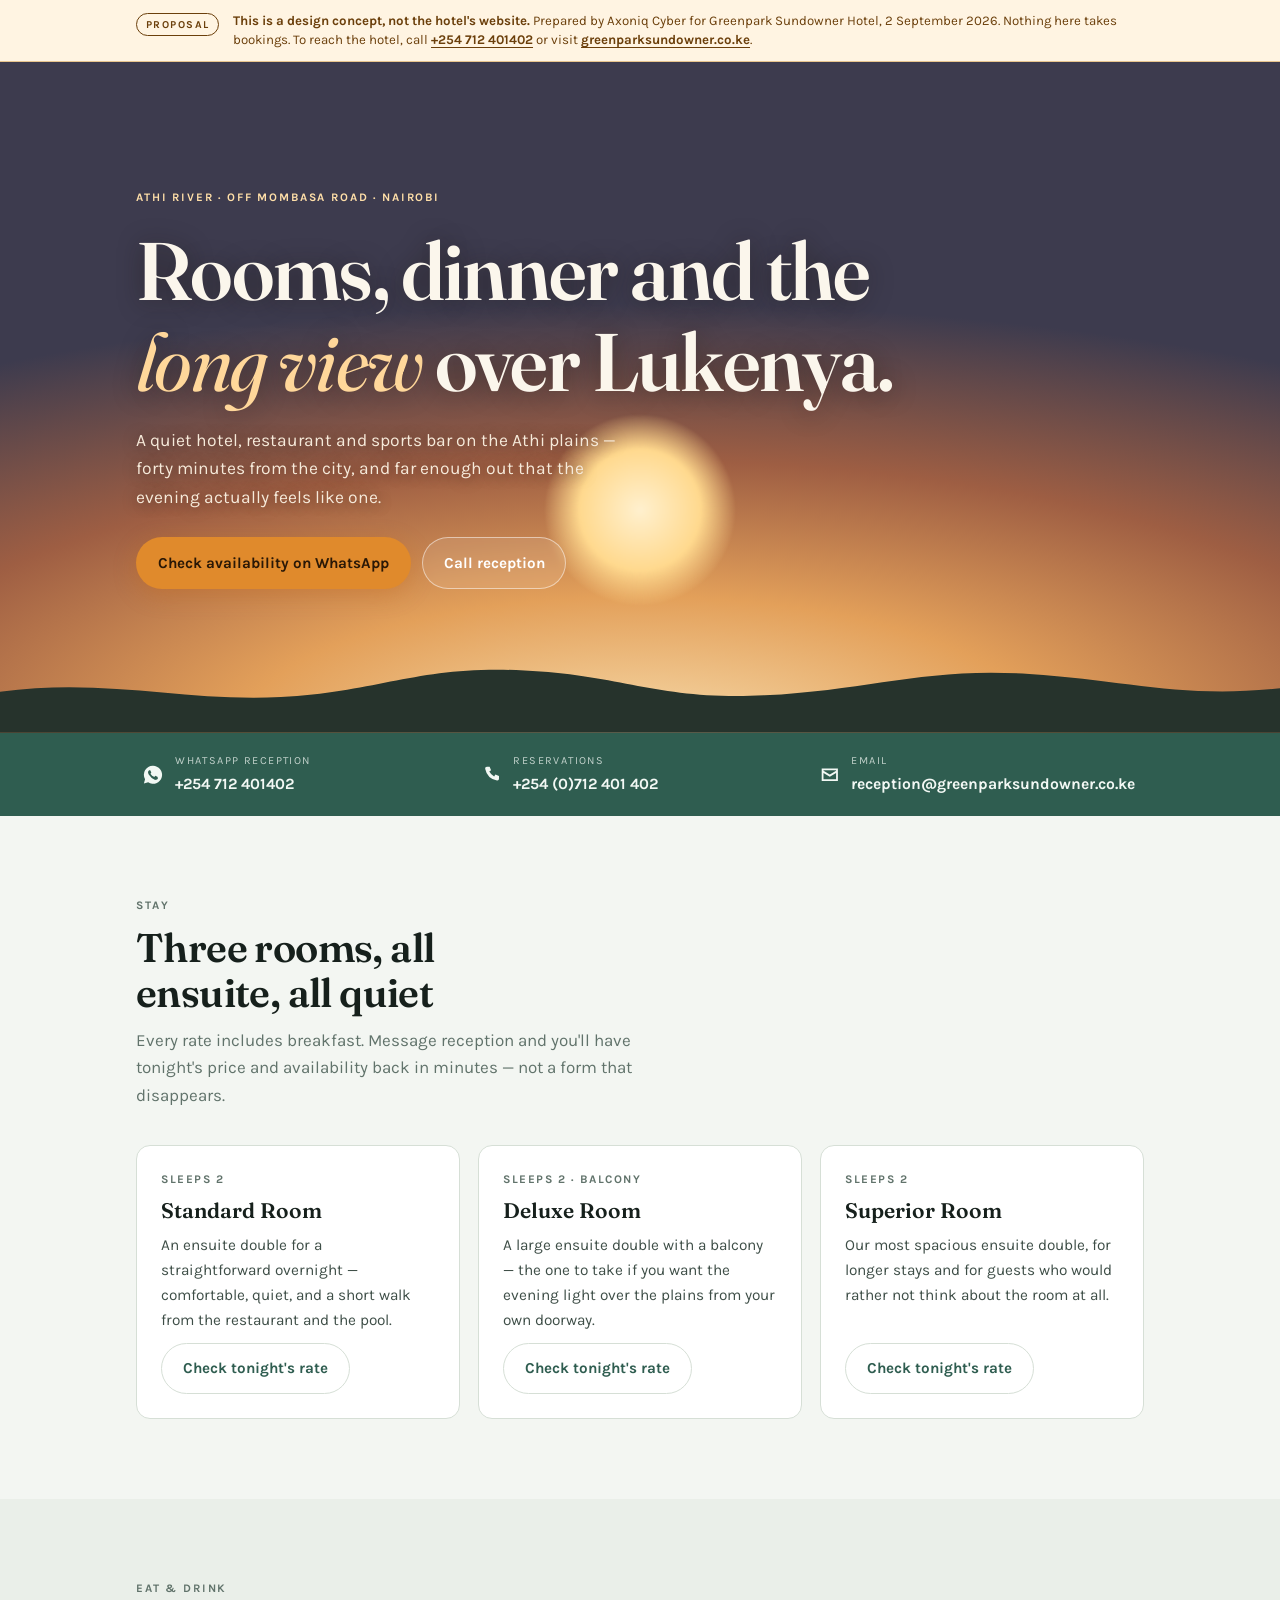
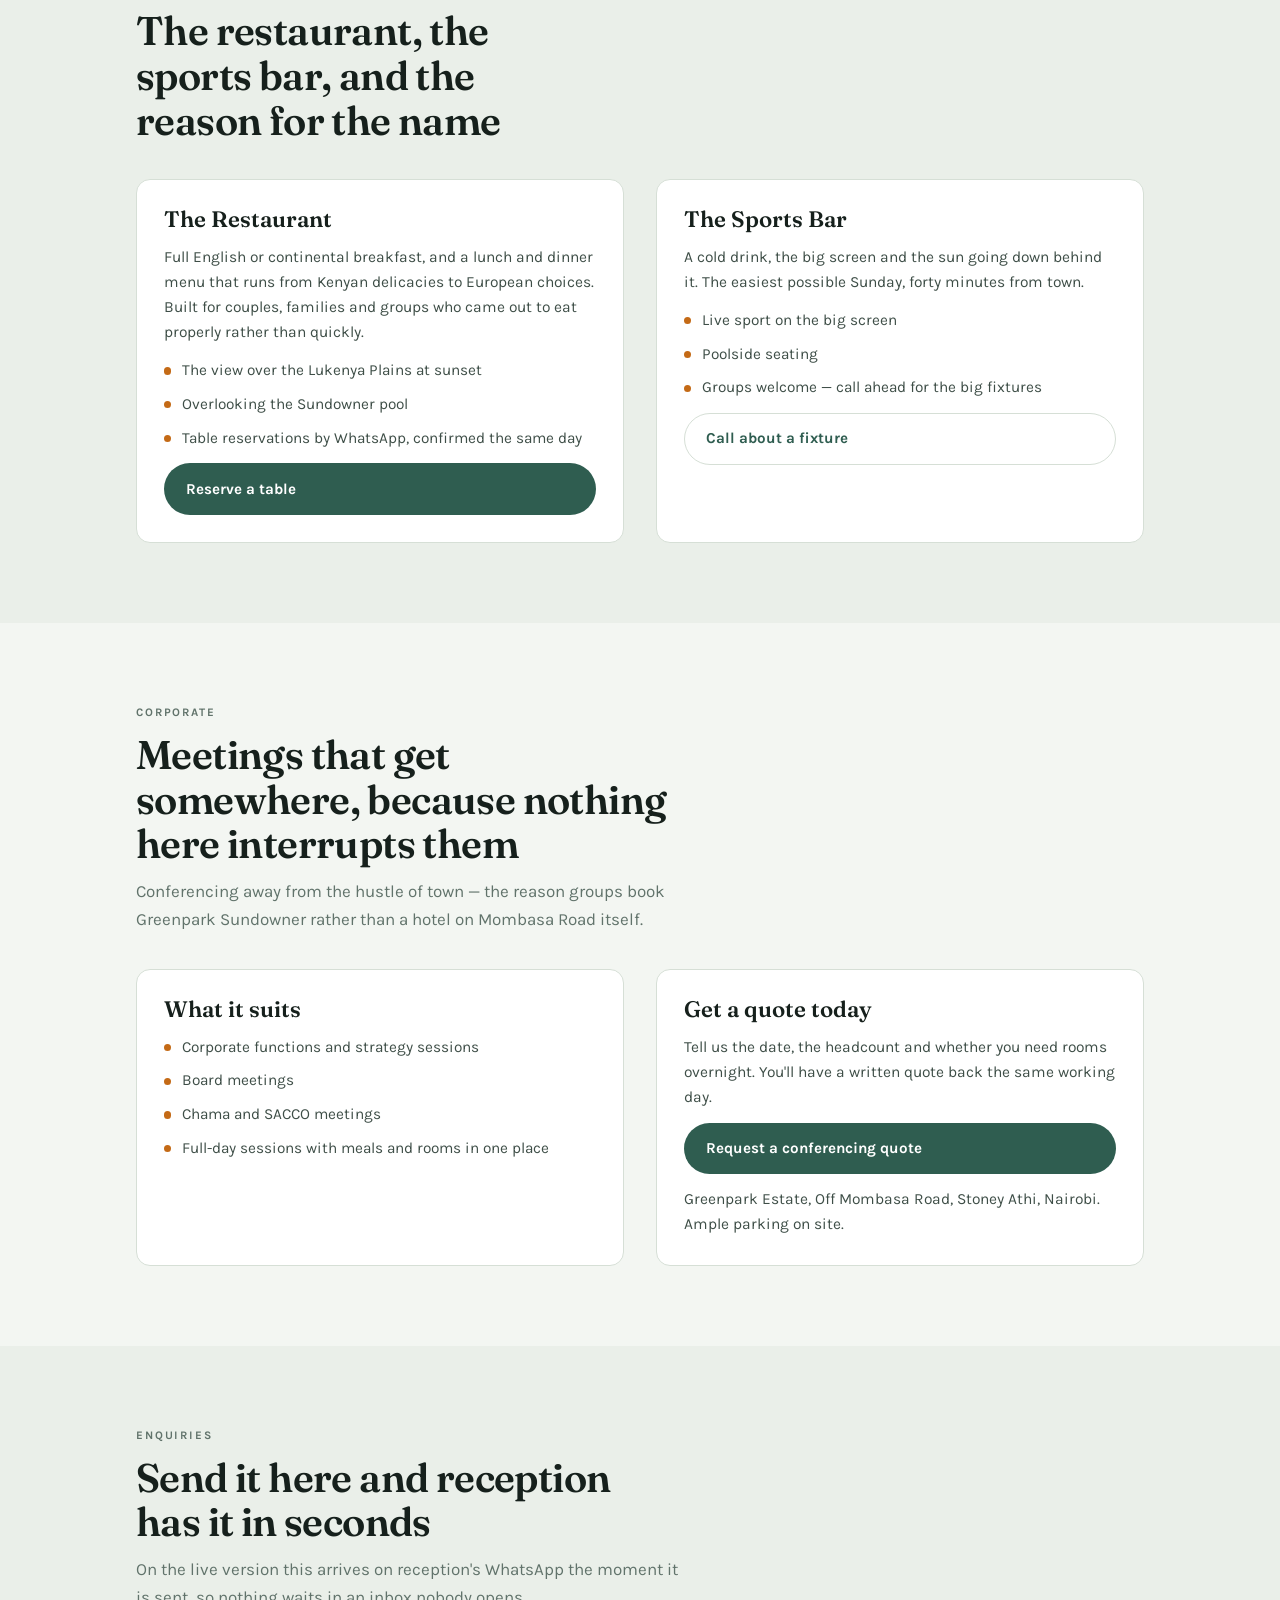
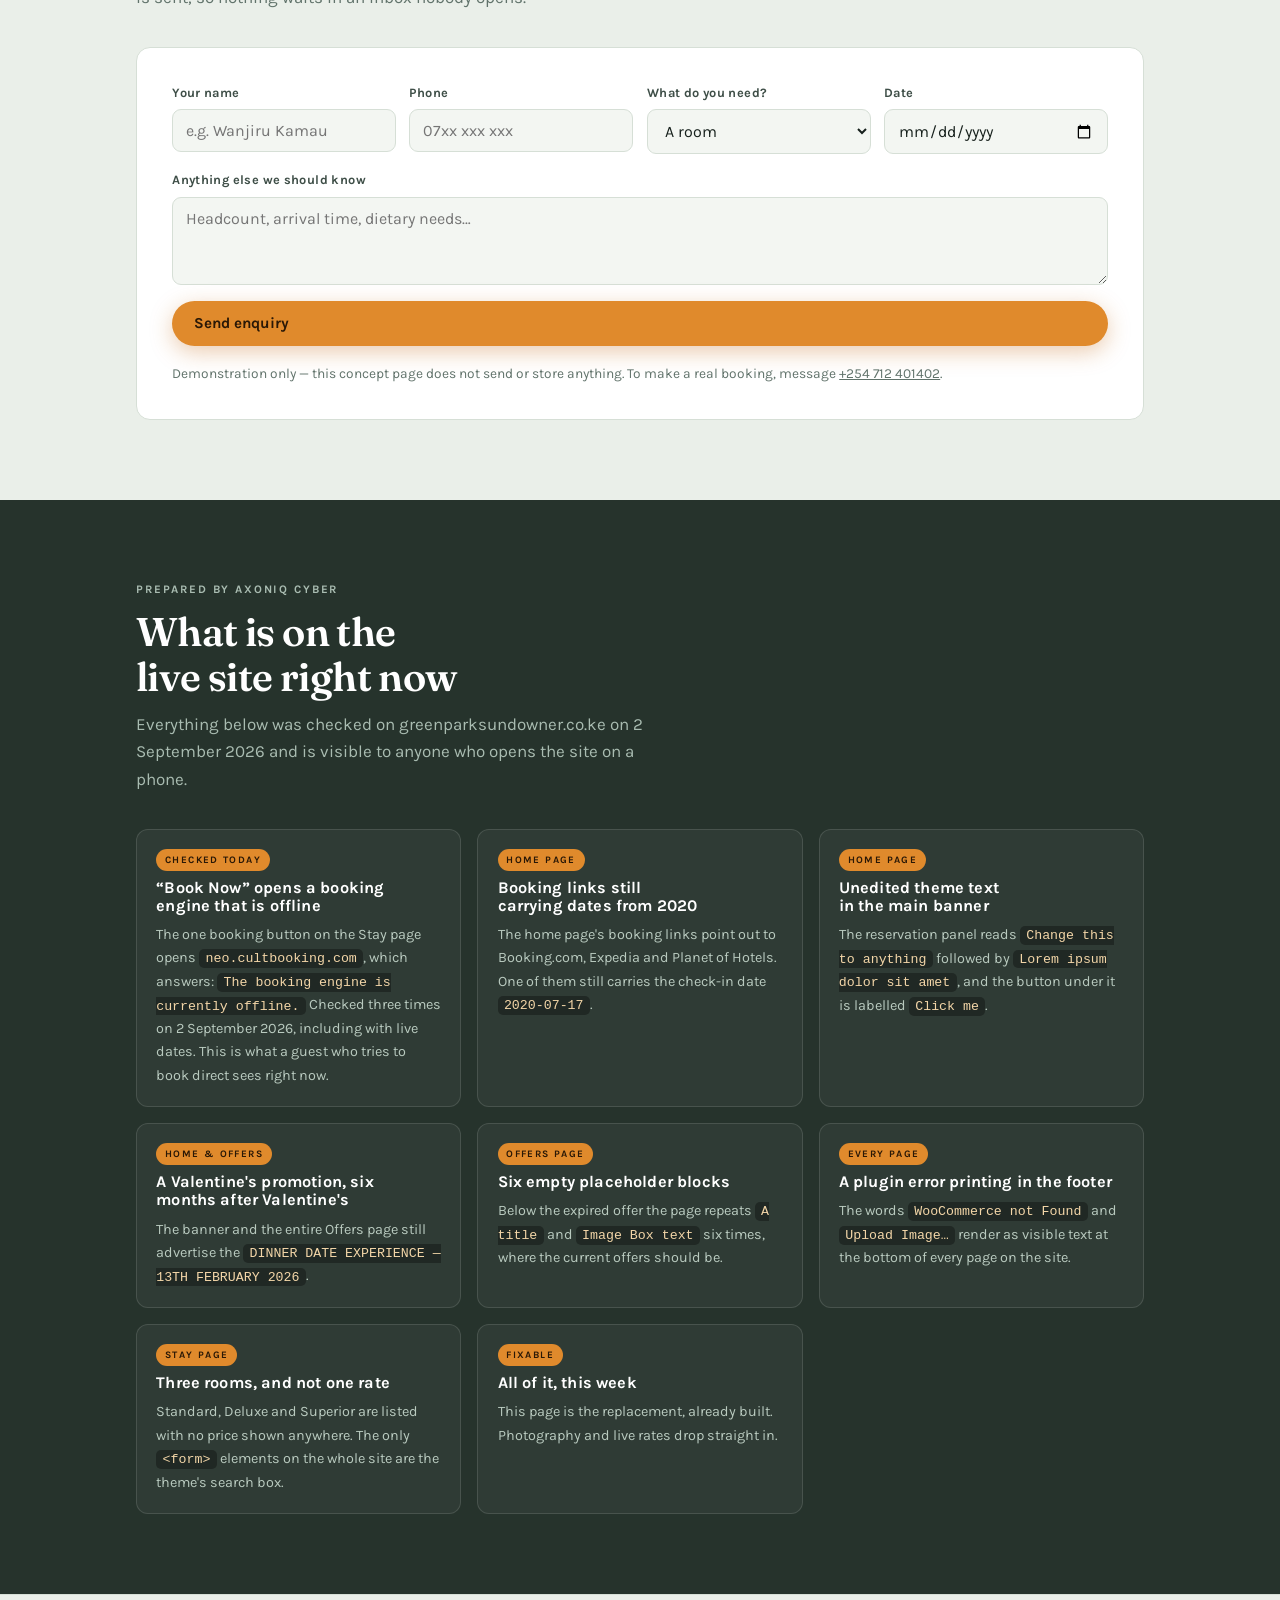
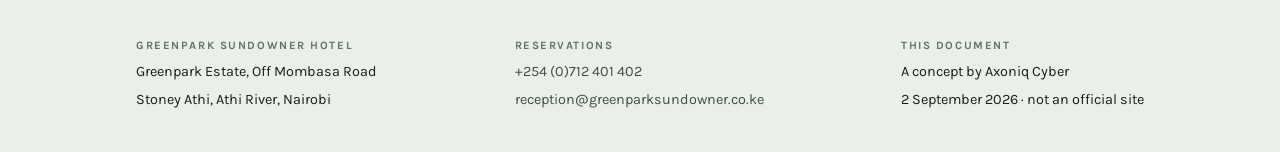
<file: proposals/greenpark-sundowner.html>
<!doctype html>
<html lang="en">
<head>
<meta charset="utf-8">
<meta name="viewport" content="width=device-width, initial-scale=1">
<meta name="robots" content="noindex, nofollow">
<meta name="description" content="A design concept prepared by Axoniq Cyber for Greenpark Sundowner Hotel. This is not the hotel's website.">
<meta name="author" content="Axoniq Cyber">
<style>
  *{box-sizing:border-box}
  html{color-scheme:light dark}
  body{margin:0}
  img{max-width:100%}
  [hidden]{display:none!important}
</style>
<title>Greenpark Sundowner</title>
<link rel="preconnect" href="https://fonts.googleapis.com">
<link rel="preconnect" href="https://fonts.gstatic.com" crossorigin>
<link rel="stylesheet" href="https://fonts.googleapis.com/css2?family=Fraunces:opsz,wght@9..144,400;9..144,600;9..144,700&family=Karla:wght@400;500;600;700&display=swap">

<style>
:root{
  --ground:#F3F6F2;
  --surface:#FFFFFF;
  --surface-2:#EAEFE9;
  --ink:#16201C;
  --ink-soft:#3E4E47;
  --muted:#61736B;
  --line:#D6DFD6;
  --brand:#2F5D50;
  --brand-soft:#4A7D6D;
  --sun:#C46A16;
  --sun-warm:#E08A2C;
  --sky-1:#F6D9A8;
  --sky-2:#E3A05A;
  --sky-3:#9E5E43;
  --sky-4:#3D3B4E;
  --plain:#26332C;
  --notice-bg:#FFF4E2;
  --notice-ink:#6B3F0B;
  --notice-line:#E8C58E;

  --f-display:"Fraunces","Iowan Old Style",Georgia,"Times New Roman",serif;
  --f-body:"Karla","Helvetica Neue",Arial,sans-serif;

  --wrap:68rem;
  --read:34rem;
  --r:14px;
}
@media (prefers-color-scheme:dark){
  :root:not([data-theme="light"]){
    --ground:#0E1512;
    --surface:#151E1A;
    --surface-2:#1B2621;
    --ink:#E7EFE8;
    --ink-soft:#B6C6BC;
    --muted:#8B9E93;
    --line:#293630;
    --brand:#7FB3A1;
    --brand-soft:#9AC7B6;
    --sun:#F0A44A;
    --sun-warm:#F5B96B;
    --plain:#0B100D;
    --notice-bg:#2A2013;
    --notice-ink:#F2D3A0;
    --notice-line:#5E4520;
  }
}
:root[data-theme="dark"]{
  --ground:#0E1512;
  --surface:#151E1A;
  --surface-2:#1B2621;
  --ink:#E7EFE8;
  --ink-soft:#B6C6BC;
  --muted:#8B9E93;
  --line:#293630;
  --brand:#7FB3A1;
  --brand-soft:#9AC7B6;
  --sun:#F0A44A;
  --sun-warm:#F5B96B;
  --plain:#0B100D;
  --notice-bg:#2A2013;
  --notice-ink:#F2D3A0;
  --notice-line:#5E4520;
}

*{box-sizing:border-box}
body{
  margin:0;
  background:var(--ground);
  color:var(--ink);
  font-family:var(--f-body);
  font-size:17px;
  line-height:1.62;
  -webkit-font-smoothing:antialiased;
}
h1,h2,h3{font-family:var(--f-display);font-weight:600;text-wrap:balance;margin:0;line-height:1.12}
p{margin:0}
a{color:inherit}
:focus-visible{outline:3px solid var(--sun);outline-offset:3px;border-radius:4px}

.wrap{width:100%;max-width:var(--wrap);margin-inline:auto;padding-inline:clamp(1.15rem,4vw,2.5rem)}
.stack{display:flex;flex-direction:column}
.eyebrow{
  font-size:.72rem;font-weight:700;letter-spacing:.16em;text-transform:uppercase;
  color:var(--brand);margin:0;
}

/* ---------- proposal notice: this page is not the hotel ---------- */
.proposal{
  position:sticky;top:0;z-index:60;
  background:var(--notice-bg);
  color:var(--notice-ink);
  border-bottom:1px solid var(--notice-line);
  font-size:.83rem;line-height:1.45;
}
.proposal .wrap{display:flex;gap:.85rem;align-items:flex-start;padding-block:.7rem}
.proposal b{font-weight:700}
.proposal .tag{
  flex:none;font-size:.66rem;font-weight:700;letter-spacing:.14em;text-transform:uppercase;
  border:1px solid currentColor;border-radius:999px;padding:.2rem .55rem;margin-top:.1rem;
}
.proposal a{font-weight:700;text-underline-offset:3px}

/* ---------- hero ---------- */
.hero{position:relative;overflow:hidden;isolation:isolate;background:var(--sky-4)}
.sky{position:absolute;inset:0;z-index:-2;
  background:
    radial-gradient(120% 78% at 50% 100%, var(--sky-1) 0%, var(--sky-2) 26%, var(--sky-3) 52%, var(--sky-4) 82%);
}
.sun-disc{
  position:absolute;left:50%;bottom:19%;translate:-50% 0;
  width:min(30vw,190px);aspect-ratio:1;border-radius:50%;z-index:-2;
  background:radial-gradient(circle,#FFF0CE 0%,#FFD98E 45%,rgba(255,200,110,0) 72%);
  filter:blur(1px);
}
.ridge{position:absolute;left:0;right:0;bottom:0;z-index:-1;display:block;width:100%;height:auto;color:var(--plain)}
.hero-inner{
  position:relative;z-index:1;
  padding-block:clamp(4.5rem,14vh,8rem) clamp(7rem,16vh,10rem);
  display:flex;flex-direction:column;gap:1.15rem;align-items:flex-start;
  color:#FBF6EC;
}
.hero .eyebrow{color:#FFDFA8}
.hero h1{
  font-size:clamp(2.7rem,8.5vw,5.1rem);letter-spacing:-.02em;font-weight:600;
  text-shadow:0 2px 26px rgba(24,16,8,.42);
}
.hero h1 em{font-style:italic;font-weight:400;color:#FFD79A}
.hero-lede{
  max-width:31rem;font-size:1.09rem;color:#F6EADA;
  text-shadow:0 1px 14px rgba(24,16,8,.5);
}
.hero-acts{display:flex;flex-wrap:wrap;gap:.7rem;margin-top:.5rem}

/* ---------- buttons ---------- */
.btn{
  display:inline-flex;align-items:center;gap:.5rem;
  font-family:var(--f-body);font-size:.95rem;font-weight:700;
  padding:.78rem 1.3rem;border-radius:999px;border:1px solid transparent;
  text-decoration:none;cursor:pointer;
  transition:transform .16s ease, box-shadow .16s ease, background-color .16s ease;
}
.btn:hover{transform:translateY(-2px)}
.btn-sun{background:var(--sun-warm);color:#2A1806;box-shadow:0 6px 22px rgba(196,106,22,.34)}
.btn-sun:hover{background:#F0A44A}
.btn-ghost{background:rgba(255,255,255,.1);color:#FFF;border-color:rgba(255,255,255,.5);backdrop-filter:blur(3px)}
.btn-ghost:hover{background:rgba(255,255,255,.2)}
.btn-brand{background:var(--brand);color:var(--surface)}
.btn-line{background:transparent;color:var(--brand);border-color:var(--line)}
.btn-line:hover{border-color:var(--brand)}
:root[data-theme="dark"] .btn-brand,
:root:not([data-theme="light"]) .btn-brand{color:#0E1512}
@media (prefers-color-scheme:light){:root:not([data-theme="dark"]) .btn-brand{color:#FFF}}

/* ---------- quick contact strip ---------- */
.strip{background:var(--brand);color:#F2F8F4}
:root[data-theme="dark"] .strip,
:root:not([data-theme="light"]) .strip{color:#0E1512}
@media (prefers-color-scheme:light){:root:not([data-theme="dark"]) .strip{color:#F2F8F4}}
.strip .wrap{
  display:grid;grid-template-columns:repeat(auto-fit,minmax(15rem,1fr));
  gap:.4rem;padding-block:.35rem;
}
.strip a{
  display:flex;align-items:center;gap:.7rem;padding:.85rem .4rem;
  text-decoration:none;border-radius:10px;transition:background-color .16s ease;
}
.strip a:hover{background:rgba(255,255,255,.13)}
.strip .k{font-size:.68rem;letter-spacing:.13em;text-transform:uppercase;opacity:.75;display:block}
.strip .v{font-weight:700;font-size:.98rem}
.ico{flex:none;width:1.35rem;height:1.35rem}

/* ---------- sections ---------- */
section{padding-block:clamp(3.2rem,7vw,5rem)}
.sec-head{display:flex;flex-direction:column;gap:.7rem;max-width:var(--read);margin-bottom:2.2rem}
.sec-head h2{font-size:clamp(1.75rem,4vw,2.5rem);letter-spacing:-.015em}
.sec-head p{color:var(--muted)}
.alt{background:var(--surface-2)}

.cards{display:grid;grid-template-columns:repeat(auto-fit,minmax(16.5rem,1fr));gap:1.15rem}
.card{
  background:var(--surface);border:1px solid var(--line);border-radius:var(--r);
  padding:1.5rem;display:flex;flex-direction:column;gap:.65rem;
}
.card h3{font-size:1.32rem}
.card .meta{
  font-size:.73rem;letter-spacing:.13em;text-transform:uppercase;color:var(--muted);font-weight:700;
}
.card p{color:var(--ink-soft);font-size:.96rem}
.card .btn{margin-top:auto;align-self:flex-start}

.two{display:grid;grid-template-columns:repeat(auto-fit,minmax(19rem,1fr));gap:2rem}
.panel{
  background:var(--surface);border:1px solid var(--line);border-radius:var(--r);
  padding:1.7rem;display:flex;flex-direction:column;gap:.8rem;
}
.panel h3{font-size:1.4rem}
.panel p{color:var(--ink-soft);font-size:.97rem}
.list{margin:0;padding:0;list-style:none;display:flex;flex-direction:column;gap:.55rem}
.list li{display:flex;gap:.65rem;align-items:flex-start;font-size:.96rem;color:var(--ink-soft)}
.list li::before{content:"";flex:none;width:.45rem;height:.45rem;border-radius:50%;background:var(--sun);margin-top:.58rem}

/* ---------- enquiry ---------- */
.enq{
  background:var(--surface);border:1px solid var(--line);border-radius:var(--r);
  padding:clamp(1.4rem,3.5vw,2.2rem);display:flex;flex-direction:column;gap:1rem;
}
.fields{display:grid;grid-template-columns:repeat(auto-fit,minmax(13rem,1fr));gap:.85rem}
label{display:flex;flex-direction:column;gap:.35rem;font-size:.8rem;font-weight:700;color:var(--ink-soft);letter-spacing:.03em}
input,select,textarea{
  font-family:var(--f-body);font-size:1rem;color:var(--ink);
  background:var(--ground);border:1px solid var(--line);border-radius:9px;padding:.7rem .8rem;
}
textarea{resize:vertical;min-height:5.5rem}
.enq-note{font-size:.86rem;color:var(--muted)}
.enq-out{
  display:none;border:1px dashed var(--notice-line);background:var(--notice-bg);color:var(--notice-ink);
  border-radius:10px;padding:.9rem 1rem;font-size:.9rem;
}
.enq-out.on{display:block}

/* ---------- findings ---------- */
.findings{background:var(--plain);color:#DDE7E0}
.findings .sec-head h2{color:#FFFFFF}
.findings .sec-head p{color:#A9BCB1}
.findings .eyebrow{color:var(--sun-warm)}
.f-grid{display:grid;grid-template-columns:repeat(auto-fit,minmax(17rem,1fr));gap:1rem}
.f-item{
  background:rgba(255,255,255,.045);border:1px solid rgba(255,255,255,.12);
  border-radius:12px;padding:1.2rem;display:flex;flex-direction:column;gap:.5rem;
}
.f-item h3{font-size:1.02rem;color:#FFF;font-family:var(--f-body);font-weight:700;letter-spacing:.01em}
.f-item p{font-size:.9rem;color:#B9CABF}
.f-item code{
  font-family:ui-monospace,SFMono-Regular,Menlo,monospace;font-size:.83rem;
  background:rgba(0,0,0,.32);color:#F3D6A8;padding:.12rem .4rem;border-radius:5px;
}
.f-tag{
  align-self:flex-start;font-size:.62rem;font-weight:700;letter-spacing:.14em;text-transform:uppercase;
  color:#2A1806;background:var(--sun-warm);border-radius:999px;padding:.18rem .55rem;
}

/* ---------- footer ---------- */
footer{background:var(--surface-2);border-top:1px solid var(--line);padding-block:2.6rem;font-size:.9rem}
footer .wrap{display:flex;flex-wrap:wrap;gap:1.6rem;justify-content:space-between}
footer .col{display:flex;flex-direction:column;gap:.3rem}
footer .h{font-size:.7rem;letter-spacing:.14em;text-transform:uppercase;color:var(--muted);font-weight:700}
footer a{color:var(--ink-soft);text-decoration:none}
footer a:hover{color:var(--brand);text-decoration:underline}

@media (prefers-reduced-motion:reduce){
  *{animation:none!important;transition:none!important}
  .btn:hover{transform:none}
}
</style>
</head>
<body>
<div class="proposal">
  <div class="wrap">
    <span class="tag">Proposal</span>
    <p><b>This is a design concept, not the hotel's website.</b> Prepared by Axoniq Cyber for
    Greenpark Sundowner Hotel, 2 September 2026. Nothing here takes bookings.
    To reach the hotel, call <a href="tel:+254712401402">+254&nbsp;712&nbsp;401402</a> or visit
    <a href="https://greenparksundowner.co.ke/">greenparksundowner.co.ke</a>.</p>
  </div>
</div>

<header class="hero">
  <div class="sky" aria-hidden="true"></div>
  <div class="sun-disc" aria-hidden="true"></div>
  <svg class="ridge" viewBox="0 0 1440 120" preserveAspectRatio="none" aria-hidden="true">
    <path fill="currentColor" d="M0,74 C120,58 210,86 316,80 C428,74 470,44 590,50 C700,55 742,84 860,78 C980,72 1042,46 1158,54 C1268,61 1330,82 1440,70 L1440,120 L0,120 Z"></path>
  </svg>
  <div class="wrap hero-inner">
    <p class="eyebrow">Athi River &middot; Off Mombasa Road &middot; Nairobi</p>
    <h1>Rooms, dinner and the <em>long view</em> over Lukenya.</h1>
    <p class="hero-lede">A quiet hotel, restaurant and sports bar on the Athi plains &mdash;
      forty minutes from the city, and far enough out that the evening actually feels like one.</p>
    <div class="hero-acts">
      <a class="btn btn-sun" href="https://wa.me/254712401402?text=Hello%20Greenpark%20Sundowner%20%E2%80%94%20I%27d%20like%20to%20check%20availability%20and%20rates."
         rel="noopener">Check availability on WhatsApp</a>
      <a class="btn btn-ghost" href="tel:+254712401402">Call reception</a>
    </div>
  </div>
</header>

<div class="strip">
  <div class="wrap">
    <a href="https://wa.me/254712401402?text=Hello%20Greenpark%20Sundowner%20%E2%80%94%20I%27d%20like%20to%20check%20availability%20and%20rates." rel="noopener">
      <svg class="ico" viewBox="0 0 24 24" fill="currentColor" aria-hidden="true"><path d="M12 2a10 10 0 0 0-8.6 15l-1.3 4.7 4.8-1.3A10 10 0 1 0 12 2Zm5.8 14.2c-.2.7-1.2 1.3-1.9 1.4-.5.1-1.1.1-1.8-.1a14 14 0 0 1-6.6-5.7c-.5-.8-.8-1.7-.8-2.5 0-.9.4-1.6 1-2 .2-.2.4-.3.6-.3h.5c.2 0 .4 0 .6.4l.8 1.9c.1.2 0 .4-.1.6l-.4.5c-.1.2-.3.3-.1.6a9.2 9.2 0 0 0 3.7 3.2c.3.1.5.1.7-.1l.7-.8c.2-.2.3-.2.6-.1l1.8.9c.3.1.4.2.4.4 0 .2 0 .8-.2 1.4Z"/></svg>
      <span><span class="k">WhatsApp reception</span><span class="v">+254 712 401402</span></span>
    </a>
    <a href="tel:+254712401402">
      <svg class="ico" viewBox="0 0 24 24" fill="currentColor" aria-hidden="true"><path d="M6.6 3h3l1.6 4-2 1.4a12.4 12.4 0 0 0 5.4 5.4l1.4-2 4 1.6v3a2 2 0 0 1-2.2 2A17 17 0 0 1 4.6 5.2 2 2 0 0 1 6.6 3Z"/></svg>
      <span><span class="k">Reservations</span><span class="v">+254 (0)712 401 402</span></span>
    </a>
    <a href="mailto:reception@greenparksundowner.co.ke?subject=Booking%20enquiry">
      <svg class="ico" viewBox="0 0 24 24" fill="currentColor" aria-hidden="true"><path d="M3 5h18v14H3V5Zm2 2v.4l7 4.4 7-4.4V7H5Zm14 10V9.9l-7 4.4-7-4.4V17h14Z"/></svg>
      <span><span class="k">Email</span><span class="v">reception@greenparksundowner.co.ke</span></span>
    </a>
  </div>
</div>

<section>
  <div class="wrap">
    <div class="sec-head">
      <p class="eyebrow">Stay</p>
      <h2>Three rooms, all ensuite, all quiet</h2>
      <p>Every rate includes breakfast. Message reception and you'll have tonight's price
         and availability back in minutes &mdash; not a form that disappears.</p>
    </div>
    <div class="cards">
      <article class="card">
        <p class="meta">Sleeps 2</p>
        <h3>Standard Room</h3>
        <p>An ensuite double for a straightforward overnight &mdash; comfortable, quiet, and
           a short walk from the restaurant and the pool.</p>
        <a class="btn btn-line" href="https://wa.me/254712401402?text=Hello%20%E2%80%94%20what%20is%20the%20rate%20for%20a%20Standard%20Room%3F" rel="noopener">Check tonight's rate</a>
      </article>
      <article class="card">
        <p class="meta">Sleeps 2 &middot; Balcony</p>
        <h3>Deluxe Room</h3>
        <p>A large ensuite double with a balcony &mdash; the one to take if you want the
           evening light over the plains from your own doorway.</p>
        <a class="btn btn-line" href="https://wa.me/254712401402?text=Hello%20%E2%80%94%20what%20is%20the%20rate%20for%20a%20Deluxe%20Room%20with%20the%20balcony%3F" rel="noopener">Check tonight's rate</a>
      </article>
      <article class="card">
        <p class="meta">Sleeps 2</p>
        <h3>Superior Room</h3>
        <p>Our most spacious ensuite double, for longer stays and for guests who would
           rather not think about the room at all.</p>
        <a class="btn btn-line" href="https://wa.me/254712401402?text=Hello%20%E2%80%94%20what%20is%20the%20rate%20for%20a%20Superior%20Room%3F" rel="noopener">Check tonight's rate</a>
      </article>
    </div>
  </div>
</section>

<section class="alt">
  <div class="wrap">
    <div class="sec-head">
      <p class="eyebrow">Eat &amp; drink</p>
      <h2>The restaurant, the sports bar, and the reason for the name</h2>
    </div>
    <div class="two">
      <div class="panel">
        <h3>The Restaurant</h3>
        <p>Full English or continental breakfast, and a lunch and dinner menu that runs from
           Kenyan delicacies to European choices. Built for couples, families and groups who
           came out to eat properly rather than quickly.</p>
        <ul class="list">
          <li>The view over the Lukenya Plains at sunset</li>
          <li>Overlooking the Sundowner pool</li>
          <li>Table reservations by WhatsApp, confirmed the same day</li>
        </ul>
        <a class="btn btn-brand" href="https://wa.me/254712401402?text=Hello%20%E2%80%94%20I%27d%20like%20to%20reserve%20a%20table%20at%20the%20restaurant." rel="noopener">Reserve a table</a>
      </div>
      <div class="panel">
        <h3>The Sports Bar</h3>
        <p>A cold drink, the big screen and the sun going down behind it. The easiest
           possible Sunday, forty minutes from town.</p>
        <ul class="list">
          <li>Live sport on the big screen</li>
          <li>Poolside seating</li>
          <li>Groups welcome &mdash; call ahead for the big fixtures</li>
        </ul>
        <a class="btn btn-line" href="tel:+254712401402">Call about a fixture</a>
      </div>
    </div>
  </div>
</section>

<section>
  <div class="wrap">
    <div class="sec-head">
      <p class="eyebrow">Corporate</p>
      <h2>Meetings that get somewhere, because nothing here interrupts them</h2>
      <p>Conferencing away from the hustle of town &mdash; the reason groups book Greenpark
         Sundowner rather than a hotel on Mombasa Road itself.</p>
    </div>
    <div class="two">
      <div class="panel">
        <h3>What it suits</h3>
        <ul class="list">
          <li>Corporate functions and strategy sessions</li>
          <li>Board meetings</li>
          <li>Chama and SACCO meetings</li>
          <li>Full-day sessions with meals and rooms in one place</li>
        </ul>
      </div>
      <div class="panel">
        <h3>Get a quote today</h3>
        <p>Tell us the date, the headcount and whether you need rooms overnight. You'll have
           a written quote back the same working day.</p>
        <a class="btn btn-brand" href="https://wa.me/254712401402?text=Hello%20%E2%80%94%20I%27d%20like%20a%20conferencing%20quote.%20Date%3A%20%20%7C%20Headcount%3A%20%20%7C%20Rooms%20needed%3A%20" rel="noopener">Request a conferencing quote</a>
        <p class="enq-note">Greenpark Estate, Off Mombasa Road, Stoney Athi, Nairobi.
           Ample parking on site.</p>
      </div>
    </div>
  </div>
</section>

<section class="alt">
  <div class="wrap">
    <div class="sec-head">
      <p class="eyebrow">Enquiries</p>
      <h2>Send it here and reception has it in seconds</h2>
      <p>On the live version this arrives on reception's WhatsApp the moment it is sent,
         so nothing waits in an inbox nobody opens.</p>
    </div>
    <form class="enq" id="enq" novalidate>
      <div class="fields">
        <label>Your name
          <input type="text" name="name" autocomplete="name" placeholder="e.g. Wanjiru Kamau">
        </label>
        <label>Phone
          <input type="tel" name="phone" autocomplete="tel" placeholder="07xx xxx xxx">
        </label>
        <label>What do you need?
          <select name="need">
            <option>A room</option>
            <option>A table at the restaurant</option>
            <option>Conferencing / a meeting</option>
            <option>Something else</option>
          </select>
        </label>
        <label>Date
          <input type="date" name="date">
        </label>
      </div>
      <label>Anything else we should know
        <textarea name="notes" placeholder="Headcount, arrival time, dietary needs&hellip;"></textarea>
      </label>
      <button class="btn btn-sun" type="submit">Send enquiry</button>
      <p class="enq-note">Demonstration only &mdash; this concept page does not send or store
        anything. To make a real booking, message
        <a href="https://wa.me/254712401402" rel="noopener">+254&nbsp;712&nbsp;401402</a>.</p>
      <div class="enq-out" id="enqOut" role="status"></div>
    </form>
  </div>
</section>

<section class="findings">
  <div class="wrap">
    <div class="sec-head">
      <p class="eyebrow">Prepared by Axoniq Cyber</p>
      <h2>What is on the live site right now</h2>
      <p>Everything below was checked on greenparksundowner.co.ke on 2 September 2026 and is
         visible to anyone who opens the site on a phone.</p>
    </div>
    <div class="f-grid">
      <article class="f-item">
        <span class="f-tag">Checked today</span>
        <h3>&ldquo;Book Now&rdquo; opens a booking engine that is offline</h3>
        <p>The one booking button on the Stay page opens
           <code>neo.cultbooking.com</code>, which answers:
           <code>The booking engine is currently offline.</code> Checked three times on
           2 September 2026, including with live dates. This is what a guest who tries to
           book direct sees right now.</p>
      </article>
      <article class="f-item">
        <span class="f-tag">Home page</span>
        <h3>Booking links still carrying dates from 2020</h3>
        <p>The home page's booking links point out to Booking.com, Expedia and Planet of
           Hotels. One of them still carries the check-in date
           <code>2020-07-17</code>.</p>
      </article>
      <article class="f-item">
        <span class="f-tag">Home page</span>
        <h3>Unedited theme text in the main banner</h3>
        <p>The reservation panel reads <code>Change this to anything</code> followed by
           <code>Lorem ipsum dolor sit amet</code>, and the button under it is labelled
           <code>Click me</code>.</p>
      </article>
      <article class="f-item">
        <span class="f-tag">Home &amp; offers</span>
        <h3>A Valentine's promotion, six months after Valentine's</h3>
        <p>The banner and the entire Offers page still advertise the
           <code>DINNER DATE EXPERIENCE &mdash; 13TH FEBRUARY 2026</code>.</p>
      </article>
      <article class="f-item">
        <span class="f-tag">Offers page</span>
        <h3>Six empty placeholder blocks</h3>
        <p>Below the expired offer the page repeats <code>A title</code> and
           <code>Image Box text</code> six times, where the current offers should be.</p>
      </article>
      <article class="f-item">
        <span class="f-tag">Every page</span>
        <h3>A plugin error printing in the footer</h3>
        <p>The words <code>WooCommerce not Found</code> and <code>Upload Image&hellip;</code>
           render as visible text at the bottom of every page on the site.</p>
      </article>
      <article class="f-item">
        <span class="f-tag">Stay page</span>
        <h3>Three rooms, and not one rate</h3>
        <p>Standard, Deluxe and Superior are listed with no price shown anywhere. The only
           <code>&lt;form&gt;</code> elements on the whole site are the theme's search box.</p>
      </article>
      <article class="f-item">
        <span class="f-tag">Fixable</span>
        <h3>All of it, this week</h3>
        <p>This page is the replacement, already built. Photography and live rates drop
           straight in.</p>
      </article>
    </div>
  </div>
</section>

<footer>
  <div class="wrap">
    <div class="col">
      <span class="h">Greenpark Sundowner Hotel</span>
      <span>Greenpark Estate, Off Mombasa Road</span>
      <span>Stoney Athi, Athi River, Nairobi</span>
    </div>
    <div class="col">
      <span class="h">Reservations</span>
      <a href="tel:+254712401402">+254 (0)712 401 402</a>
      <a href="mailto:reception@greenparksundowner.co.ke">reception@greenparksundowner.co.ke</a>
    </div>
    <div class="col">
      <span class="h">This document</span>
      <span>A concept by Axoniq Cyber</span>
      <span>2 September 2026 &middot; not an official site</span>
    </div>
  </div>
</footer>

<script>
document.getElementById("enq").addEventListener("submit", function (e) {
  e.preventDefault();
  var out = document.getElementById("enqOut");
  out.textContent = "This is a concept page, so nothing was sent. On the live site this " +
    "enquiry would reach reception's WhatsApp in under five seconds. To book now, message " +
    "+254 712 401402.";
  out.classList.add("on");
});
</script>
</body>
</html>
</file>
<file: styles.css>
/* ============================================================
   AXONIQ CYBER — shared stylesheet
   Palette is binary on purpose: brass = value captured,
   leak-blue = value lost. That opposition is the whole thesis,
   so nothing else is allowed to be a colour.
   ============================================================ */

:root{
  --void:#0A0E14;      /* deepest ground */
  --ink:#0F1620;       /* panel ground */
  --ink-2:#131C28;     /* raised panel */
  --rule:#1E2836;      /* hairline */
  --rule-hi:#2C3A4C;   /* hairline, emphasised */
  --mist:#8593A6;      /* secondary text */
  --mist-dim:#5C6878;  /* tertiary text */
  --paper:#E7ECF3;     /* primary text */
  --signal:#E8A33D;    /* brass — captured, active, value */
  --signal-soft:#F0C177;
  --leak:#42566E;      /* lost / leaked state */

  --mono: ui-monospace, "Cascadia Mono", "SF Mono", "Segoe UI Mono", Menlo, Consolas, "Liberation Mono", monospace;
  --serif: Georgia, "Iowan Old Style", "Palatino Linotype", Palatino, "Times New Roman", serif;

  --rail: 68px;
  --pad: clamp(20px, 5vw, 76px);
  --maxw: 1180px;
}

*,*::before,*::after{box-sizing:border-box}
html{-webkit-text-size-adjust:100%; scroll-behavior:smooth}
body{
  margin:0; background:var(--void); color:var(--paper);
  font-family:var(--serif); font-size:17px; line-height:1.68;
  -webkit-font-smoothing:antialiased; overflow-x:hidden;
}
img,canvas,svg{max-width:100%; display:block}
a{color:inherit}
:focus-visible{outline:2px solid var(--signal); outline-offset:3px; border-radius:2px}

/* ---------- type roles ---------- */
.mono{font-family:var(--mono)}
.label{
  font-family:var(--mono); font-size:11px; font-weight:500;
  letter-spacing:.18em; text-transform:uppercase; color:var(--mist-dim);
}
.label-signal{color:var(--signal)}
.lede{font-size:clamp(17px,2vw,20px); line-height:1.62; color:var(--mist); max-width:62ch}
.lede strong{color:var(--paper); font-weight:400}

/* ---------- left rail = navigation ---------- */
.rail{
  position:fixed; inset:0 auto 0 0; width:var(--rail); z-index:60;
  background:var(--void); border-right:1px solid var(--rule);
  display:flex; flex-direction:column; align-items:center;
  justify-content:space-between; padding:20px 0;
}
.rail-glyph{width:20px; height:20px; flex:none}
.rail-mark{
  font-family:var(--mono); font-size:12px; font-weight:600;
  letter-spacing:.42em; text-transform:uppercase; color:var(--paper);
  writing-mode:vertical-rl; transform:rotate(180deg); text-decoration:none;
}
.rail-nav{display:flex; flex-direction:column; align-items:center; gap:22px}
.rail-nav a{
  font-family:var(--mono); font-size:10.5px; letter-spacing:.24em;
  text-transform:uppercase; color:var(--mist-dim); text-decoration:none;
  writing-mode:vertical-rl; transform:rotate(180deg);
  transition:color .2s ease; padding:2px 0;
}
.rail-nav a:hover{color:var(--paper)}
.rail-nav a[aria-current="page"]{color:var(--signal)}
.rail-status{display:flex; flex-direction:column; align-items:center; gap:9px}
.dot{
  width:6px; height:6px; border-radius:50%; background:var(--signal);
  box-shadow:0 0 0 0 rgba(232,163,61,.55); animation:pulse 2.6s ease-out infinite;
}
@keyframes pulse{70%{box-shadow:0 0 0 9px rgba(232,163,61,0)}100%{box-shadow:0 0 0 0 rgba(232,163,61,0)}}
.rail-status span{
  font-family:var(--mono); font-size:9px; letter-spacing:.22em;
  text-transform:uppercase; color:var(--mist-dim);
  writing-mode:vertical-rl; transform:rotate(180deg);
}

/* Vertical text is tall. On a short window the rail's three groups collide,
   so shed the least important one first, then tighten, then let it scroll. */
@media (min-width:681px) and (max-height:820px){
  .rail-nav{gap:16px}
}
@media (min-width:681px) and (max-height:700px){
  .rail-status{display:none}
  .rail-nav{gap:13px}
  .rail-nav a{font-size:10px; letter-spacing:.18em}
}
@media (min-width:681px) and (max-height:560px){
  .rail{justify-content:flex-start; gap:18px; overflow-y:auto; overflow-x:hidden}
  .rail::-webkit-scrollbar{width:0}
}

/* ---------- shell ---------- */
.shell{margin-left:var(--rail)}
.wrap{max-width:var(--maxw); margin:0 auto; padding:0 var(--pad)}

/* ---------- section frame ---------- */
.band{border-top:1px solid var(--rule); padding:clamp(60px,8vw,124px) 0}
.band-head{display:flex; align-items:baseline; gap:18px; margin-bottom:clamp(32px,5vw,58px); flex-wrap:wrap}
.band-head h2{
  font-family:var(--mono); font-size:clamp(19px,2.4vw,25px); font-weight:600;
  letter-spacing:-.01em; margin:0; color:var(--paper);
}
.band-head .rule{flex:1; min-width:40px; height:1px; background:var(--rule-hi)}

/* ---------- page header (interior pages) ---------- */
.phead{padding:clamp(56px,8vh,104px) 0 clamp(30px,4vw,52px)}
.phead h1{
  font-family:var(--serif); font-weight:400;
  font-size:clamp(30px,4.8vw,56px); line-height:1.06;
  letter-spacing:-.022em; margin:16px 0 20px; max-width:20ch;
}
.phead h1 em{font-style:italic; color:var(--signal)}

/* ---------- hero ---------- */
.hero{position:relative; min-height:min(90vh,860px); display:flex; align-items:center; padding:clamp(64px,8vh,104px) 0 clamp(44px,6vw,88px)}
#flow{position:absolute; inset:0; width:100%; height:100%; z-index:0; opacity:.95}
.hero-veil{
  position:absolute; inset:0; z-index:1; pointer-events:none;
  background:radial-gradient(115% 78% at 8% 46%, rgba(10,14,20,.94) 0%, rgba(10,14,20,.80) 40%, rgba(10,14,20,.30) 74%, transparent 100%);
}
.hero-inner{position:relative; z-index:2; width:100%}
.hero-eyebrow{display:flex; align-items:center; gap:12px; margin-bottom:clamp(22px,3.5vw,38px); flex-wrap:wrap}
.hero-eyebrow .tick{width:26px; height:1px; background:var(--signal); flex:none}
.thesis{
  font-family:var(--serif); font-weight:400;
  font-size:clamp(32px,5.4vw,64px); line-height:1.05;
  letter-spacing:-.022em; margin:0 0 clamp(18px,2.4vw,28px); max-width:16ch;
}
.thesis em{font-style:italic; color:var(--signal)}
.hero-sub{
  font-family:var(--mono); font-size:clamp(13px,1.35vw,16px); line-height:1.72;
  color:var(--mist); max-width:46ch; margin:0 0 clamp(22px,3vw,32px);
}
.hero-sub strong{color:var(--paper); font-weight:500}

/* ---------- buttons ---------- */
.actions{display:flex; gap:12px; flex-wrap:wrap; align-items:center}
.btn{
  display:inline-flex; align-items:center; gap:10px;
  font-family:var(--mono); font-size:12.5px; font-weight:600;
  letter-spacing:.11em; text-transform:uppercase; text-decoration:none;
  padding:15px 24px; border:1px solid var(--signal); color:var(--void);
  background:var(--signal); cursor:pointer;
  transition:background .22s ease, transform .22s ease, box-shadow .22s ease;
}
.btn:hover{background:var(--signal-soft); transform:translateY(-2px); box-shadow:0 10px 30px -12px rgba(232,163,61,.6)}
.btn-ghost{background:transparent; color:var(--paper); border-color:var(--rule-hi)}
.btn-ghost:hover{background:transparent; border-color:var(--signal); color:var(--signal); box-shadow:none}
.btn svg{width:15px; height:15px; flex:none}

/* ---------- hero readout ---------- */
.readout{
  position:absolute; right:var(--pad); bottom:clamp(22px,5vw,50px); z-index:2;
  display:flex; gap:26px; padding:14px 20px;
  border:1px solid var(--rule); background:rgba(15,22,32,.72); backdrop-filter:blur(7px);
}
.readout div{display:flex; flex-direction:column; gap:3px}
.readout b{font-family:var(--mono); font-size:19px; font-weight:600; letter-spacing:-.01em; font-variant-numeric:tabular-nums}
.readout .v-cap{color:var(--signal)}
.readout .v-leak{color:var(--leak)}
.readout small{font-family:var(--mono); font-size:9px; letter-spacing:.2em; text-transform:uppercase; color:var(--mist-dim)}

/* ---------- leak grid ---------- */
.leaks{display:grid; grid-template-columns:repeat(auto-fit,minmax(248px,1fr)); border-top:1px solid var(--rule); border-left:1px solid var(--rule)}
.leak{padding:clamp(24px,3.2vw,36px); border-right:1px solid var(--rule); border-bottom:1px solid var(--rule); position:relative; transition:background .3s ease}
.leak:hover{background:var(--ink)}
.leak::after{content:""; position:absolute; left:0; top:0; width:2px; height:0; background:var(--signal); transition:height .35s cubic-bezier(.4,0,.2,1)}
.leak:hover::after{height:100%}
.leak h3{font-family:var(--mono); font-size:15px; font-weight:600; margin:14px 0 10px; color:var(--paper); letter-spacing:-.005em}
.leak p{margin:0; font-size:15px; line-height:1.62; color:var(--mist)}

/* ---------- sequence (numbering ONLY where order is real) ---------- */
.seq{display:grid; grid-template-columns:repeat(auto-fit,minmax(232px,1fr)); gap:1px; background:var(--rule)}
.step{background:var(--void); padding:clamp(24px,3vw,34px); display:flex; flex-direction:column; gap:12px}
.step-n{font-family:var(--mono); font-size:11px; letter-spacing:.2em; color:var(--signal)}
.step h3{font-family:var(--mono); font-size:15px; font-weight:600; margin:0; color:var(--paper)}
.step p{margin:0; font-size:15px; line-height:1.6; color:var(--mist)}

/* ---------- cards ---------- */
.cards{display:grid; grid-template-columns:repeat(auto-fit,minmax(276px,1fr)); gap:clamp(20px,3vw,36px)}
.card{border:1px solid var(--rule); padding:clamp(24px,3vw,32px); background:var(--ink); display:flex; flex-direction:column; gap:12px}
.card h3{font-family:var(--mono); font-size:15px; font-weight:600; margin:0; color:var(--paper); line-height:1.4}
.card p{margin:0; font-size:15px; color:var(--mist); line-height:1.62}
.card p:last-child{margin-bottom:0}

/* ---------- case studies ---------- */
.case{
  display:grid; grid-template-columns:minmax(0,.9fr) minmax(0,1.3fr); gap:clamp(20px,4vw,60px);
  padding:clamp(30px,4.4vw,52px) 0; border-top:1px solid var(--rule); align-items:start;
}
.case:last-of-type{border-bottom:1px solid var(--rule)}
.case-id h3{font-family:var(--mono); font-size:clamp(17px,2vw,21px); font-weight:600; margin:0 0 12px; letter-spacing:-.015em; line-height:1.28}
.case-id .meta{font-family:var(--mono); font-size:11.5px; letter-spacing:.06em; color:var(--mist-dim); line-height:1.9}
.case-id .meta b{color:var(--mist); font-weight:400}
.chips{display:flex; gap:7px; flex-wrap:wrap; margin-top:14px}
.chip{font-family:var(--mono); font-size:10px; letter-spacing:.12em; text-transform:uppercase; color:var(--mist-dim); border:1px solid var(--rule-hi); padding:4px 9px}
.case-body p{margin:0 0 16px; color:var(--mist); font-size:16px}
.case-body p:last-child{margin-bottom:0}
.case-body strong{color:var(--paper); font-weight:400}
.flowline{display:flex; align-items:center; gap:9px; flex-wrap:wrap; margin-top:20px}
.flowline span{font-family:var(--mono); font-size:10.5px; letter-spacing:.09em; text-transform:uppercase; color:var(--mist); border-bottom:1px solid var(--rule-hi); padding-bottom:3px}
.flowline i{color:var(--signal); font-style:normal; font-size:11px}
.visit{
  display:inline-flex; align-items:center; gap:8px; margin-top:18px;
  font-family:var(--mono); font-size:12px; letter-spacing:.08em; text-transform:uppercase;
  color:var(--signal); text-decoration:none; border-bottom:1px solid rgba(232,163,61,.35); padding-bottom:3px;
}
.visit:hover{border-color:var(--signal)}

/* ---------- pricing ---------- */
.rungs{border-top:1px solid var(--rule)}
.rung{
  display:grid; grid-template-columns:minmax(0,1.4fr) minmax(0,2.3fr) auto; gap:clamp(14px,3vw,40px);
  align-items:baseline; padding:clamp(22px,2.9vw,32px) 0; border-bottom:1px solid var(--rule);
  transition:padding-left .3s cubic-bezier(.4,0,.2,1);
}
.rung:hover{padding-left:12px}
.rung h3{font-family:var(--mono); font-size:16px; font-weight:600; margin:0 0 6px; color:var(--paper)}
.rung .turn{font-family:var(--mono); font-size:10.5px; letter-spacing:.16em; text-transform:uppercase; color:var(--signal)}
.rung p{margin:0; font-size:15px; color:var(--mist); line-height:1.6}
.rung .price{font-family:var(--mono); font-size:15px; color:var(--paper); white-space:nowrap; font-variant-numeric:tabular-nums; text-align:right}
.rung .price small{display:block; font-size:9.5px; letter-spacing:.18em; text-transform:uppercase; color:var(--mist-dim); margin-bottom:3px}
.rung .price em{display:block; font-style:normal; font-size:11px; color:var(--mist-dim); margin-top:4px}
.note{margin-top:26px; font-family:var(--mono); font-size:12.5px; line-height:1.7; color:var(--mist-dim); max-width:68ch}
.note strong{color:var(--mist); font-weight:500}

/* ---------- the conversion gap (diaspora signature) ---------- */
.gap-figure{border:1px solid var(--rule); background:var(--ink); padding:clamp(24px,3.4vw,40px)}
.gap-rows{display:flex; flex-direction:column; gap:22px; margin-top:26px}
.gap-row{display:grid; grid-template-columns:minmax(96px,auto) 1fr minmax(52px,auto); gap:16px; align-items:center}
.gap-row .who{font-family:var(--mono); font-size:11px; letter-spacing:.14em; text-transform:uppercase; color:var(--mist-dim)}
.gap-track{height:10px; background:rgba(66,86,110,.28); position:relative; overflow:hidden}
.gap-fill{height:100%; width:0; background:var(--leak); transition:width 1.1s cubic-bezier(.16,1,.3,1)}
.gap-row.is-target .gap-fill{background:var(--signal)}
.gap-row .val{font-family:var(--mono); font-size:15px; font-variant-numeric:tabular-nums; color:var(--mist); text-align:right}
.gap-row.is-target .val{color:var(--signal)}
.gap-note{margin-top:24px; font-family:var(--mono); font-size:12.5px; line-height:1.75; color:var(--mist-dim)}

/* ---------- forms ---------- */
.form{display:grid; gap:18px; max-width:560px; margin-top:8px}
.field{display:flex; flex-direction:column; gap:7px}
.field label{font-family:var(--mono); font-size:11px; letter-spacing:.16em; text-transform:uppercase; color:var(--mist-dim)}
.field input,.field textarea,.field select{
  font-family:var(--serif); font-size:16px; color:var(--paper);
  background:var(--ink); border:1px solid var(--rule-hi); padding:13px 14px;
  border-radius:0; -webkit-appearance:none; appearance:none; width:100%;
}
.field select{font-family:var(--mono); font-size:14px}
.field input:focus,.field textarea:focus,.field select:focus{border-color:var(--signal); outline:none}
.field textarea{min-height:132px; resize:vertical; line-height:1.6}
.field .hint{font-family:var(--mono); font-size:11px; color:var(--mist-dim); line-height:1.6}
.hp{position:absolute; left:-9999px; width:1px; height:1px; overflow:hidden}
.form-status{
  font-family:var(--mono); font-size:13px; line-height:1.7; padding:14px 16px;
  border:1px solid var(--rule-hi); background:var(--ink); display:none;
}
.form-status.show{display:block}
.form-status.ok{border-color:var(--signal); color:var(--signal)}

/* ---------- contact grid ---------- */
.contact{border-top:1px solid var(--rule); padding:clamp(64px,9vw,132px) 0 clamp(48px,7vw,84px)}
.contact-thesis{font-family:var(--serif); font-size:clamp(28px,4.6vw,54px); line-height:1.12; letter-spacing:-.02em; margin:22px 0 clamp(26px,4vw,38px); max-width:19ch}
.contact-thesis em{font-style:italic; color:var(--signal)}
.contact-grid{display:grid; grid-template-columns:repeat(auto-fit,minmax(200px,1fr)); gap:26px; margin-top:clamp(38px,6vw,60px); padding-top:clamp(28px,4vw,38px); border-top:1px solid var(--rule)}
.contact-grid a{font-family:var(--mono); font-size:15px; color:var(--paper); text-decoration:none; border-bottom:1px solid var(--rule-hi); padding-bottom:4px; display:inline-block; transition:color .2s ease, border-color .2s ease; word-break:break-word}
.contact-grid a:hover{color:var(--signal); border-color:var(--signal)}
.contact-grid p{margin:6px 0 0; font-family:var(--mono); font-size:14px; color:var(--mist)}

/* ---------- pull quote ---------- */
.pull{
  border-left:2px solid var(--signal); padding:6px 0 6px 22px; margin:clamp(26px,4vw,40px) 0;
  font-family:var(--serif); font-size:clamp(18px,2.4vw,24px); line-height:1.42; color:var(--paper); max-width:34ch;
}

/* ---------- footer ---------- */
footer{border-top:1px solid var(--rule); padding:26px 0 34px}
.foot{display:flex; justify-content:space-between; gap:16px; flex-wrap:wrap; font-family:var(--mono); font-size:11px; letter-spacing:.08em; color:var(--mist-dim)}
.foot a{color:var(--mist-dim); text-decoration:none}
.foot a:hover{color:var(--signal)}
.foot nav{display:flex; gap:16px; flex-wrap:wrap}

/* ---------- reveal ---------- */
.rv{opacity:0; transform:translateY(20px); transition:opacity .72s cubic-bezier(.16,1,.3,1), transform .72s cubic-bezier(.16,1,.3,1)}
.rv.in{opacity:1; transform:none}

/* ---------- responsive ---------- */
@media (max-width:900px){
  .case{grid-template-columns:1fr; gap:18px}
  .rung{grid-template-columns:1fr; gap:8px}
  .rung .price{margin-top:6px; text-align:left}
  .readout{position:static; margin-top:32px; display:inline-flex; right:auto; bottom:auto}
}
@media (max-width:680px){
  :root{--rail:0px}
  body{font-size:16px}
  .rail{
    position:sticky; top:0; inset:auto; width:100%; height:auto; flex-direction:row;
    padding:9px 16px; border-right:0; border-bottom:1px solid var(--rule);
    flex-wrap:wrap; gap:10px 14px; justify-content:flex-start; align-items:center;
  }
  .rail-mark{writing-mode:horizontal-tb; transform:none; font-size:11px; letter-spacing:.3em}
  .rail-nav{flex-direction:row; gap:14px; width:100%; overflow-x:auto; padding-bottom:2px}
  .rail-nav a{writing-mode:horizontal-tb; transform:none; font-size:10px; white-space:nowrap}
  .rail-status{display:none}
  .rail-glyph{width:17px; height:17px}
  .shell{margin-left:0}
  .hero{min-height:auto; padding:52px 0 48px}
  .hero-veil{background:linear-gradient(to bottom, rgba(10,14,20,.90) 0%, rgba(10,14,20,.80) 60%, rgba(10,14,20,.95) 100%)}
  .btn{flex:1 1 100%; justify-content:center}
  .readout{width:100%; justify-content:space-between; gap:12px}
  .gap-row{grid-template-columns:1fr; gap:7px}
  .gap-row .val{text-align:left}
}

@media (prefers-reduced-motion:reduce){
  *,*::before,*::after{animation-duration:.001ms!important; animation-iteration-count:1!important; transition-duration:.001ms!important}
  .rv{opacity:1; transform:none}
  html{scroll-behavior:auto}
}
</file>
